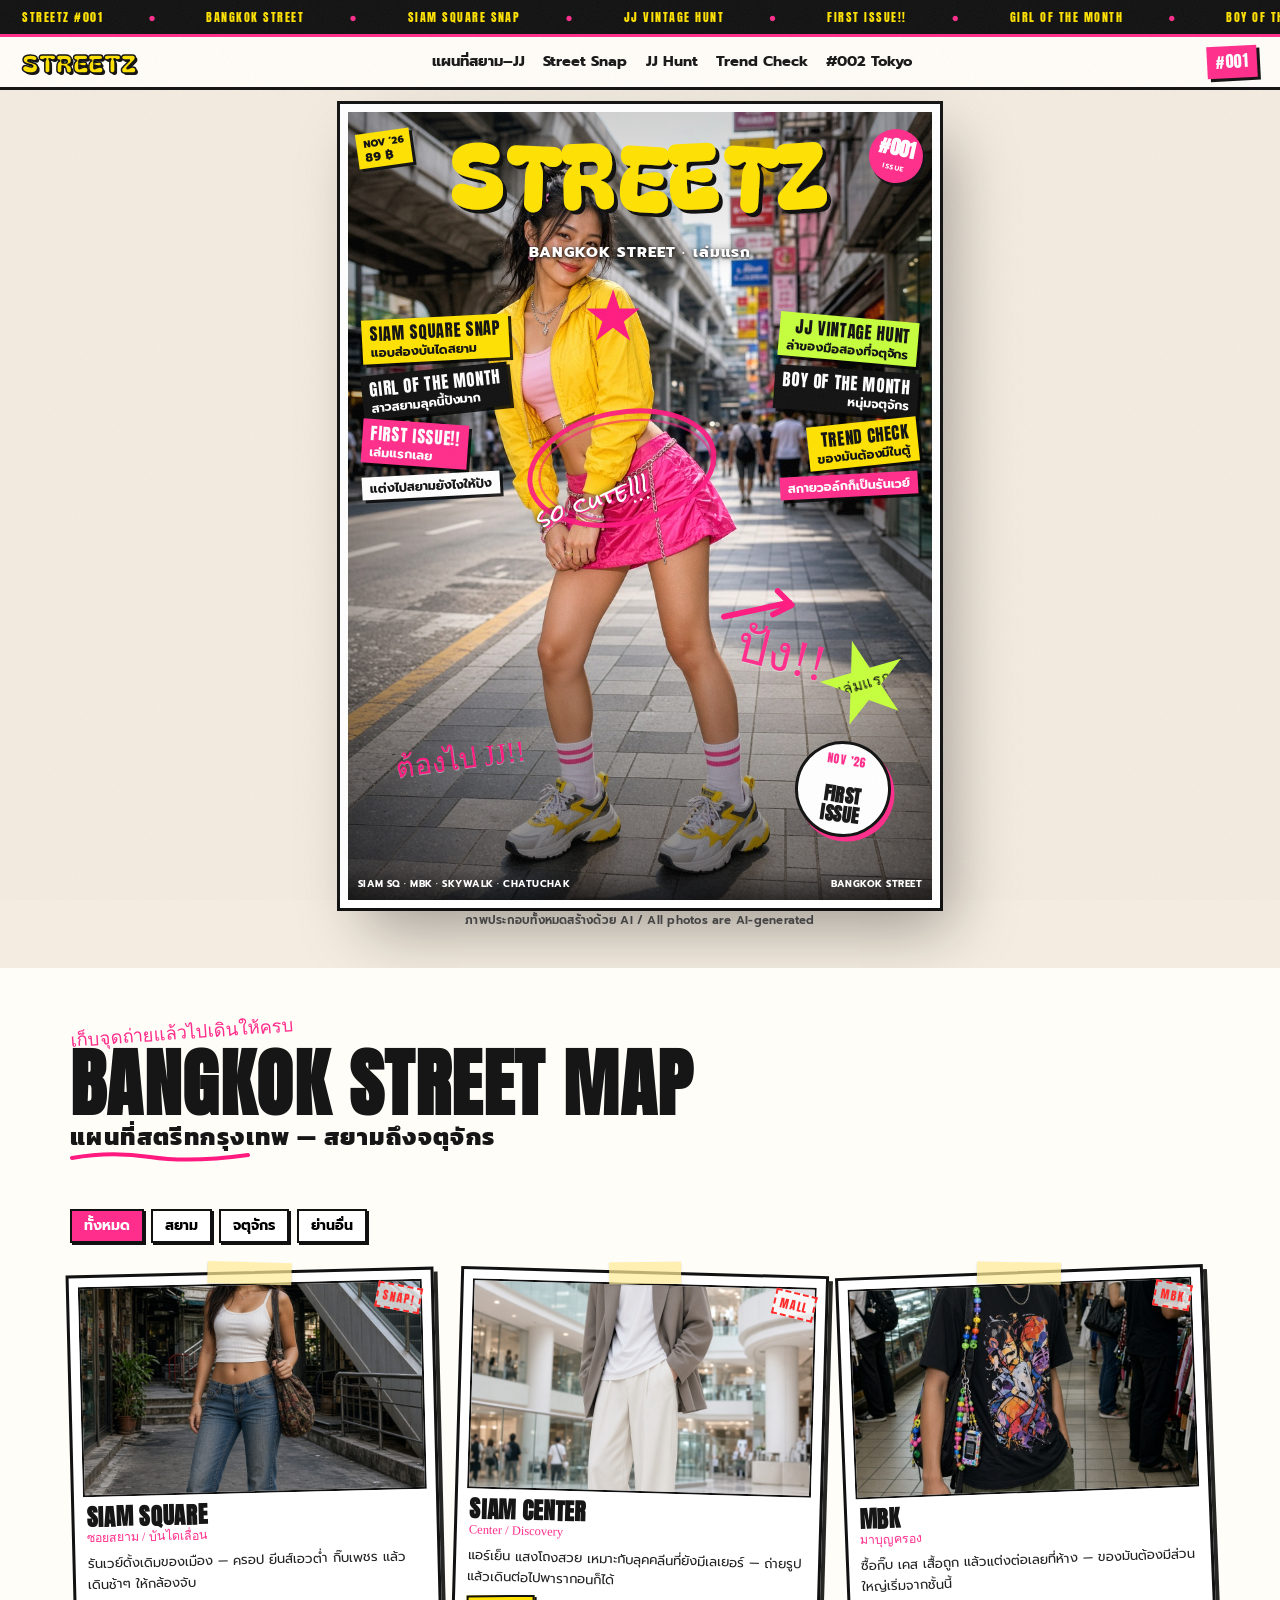
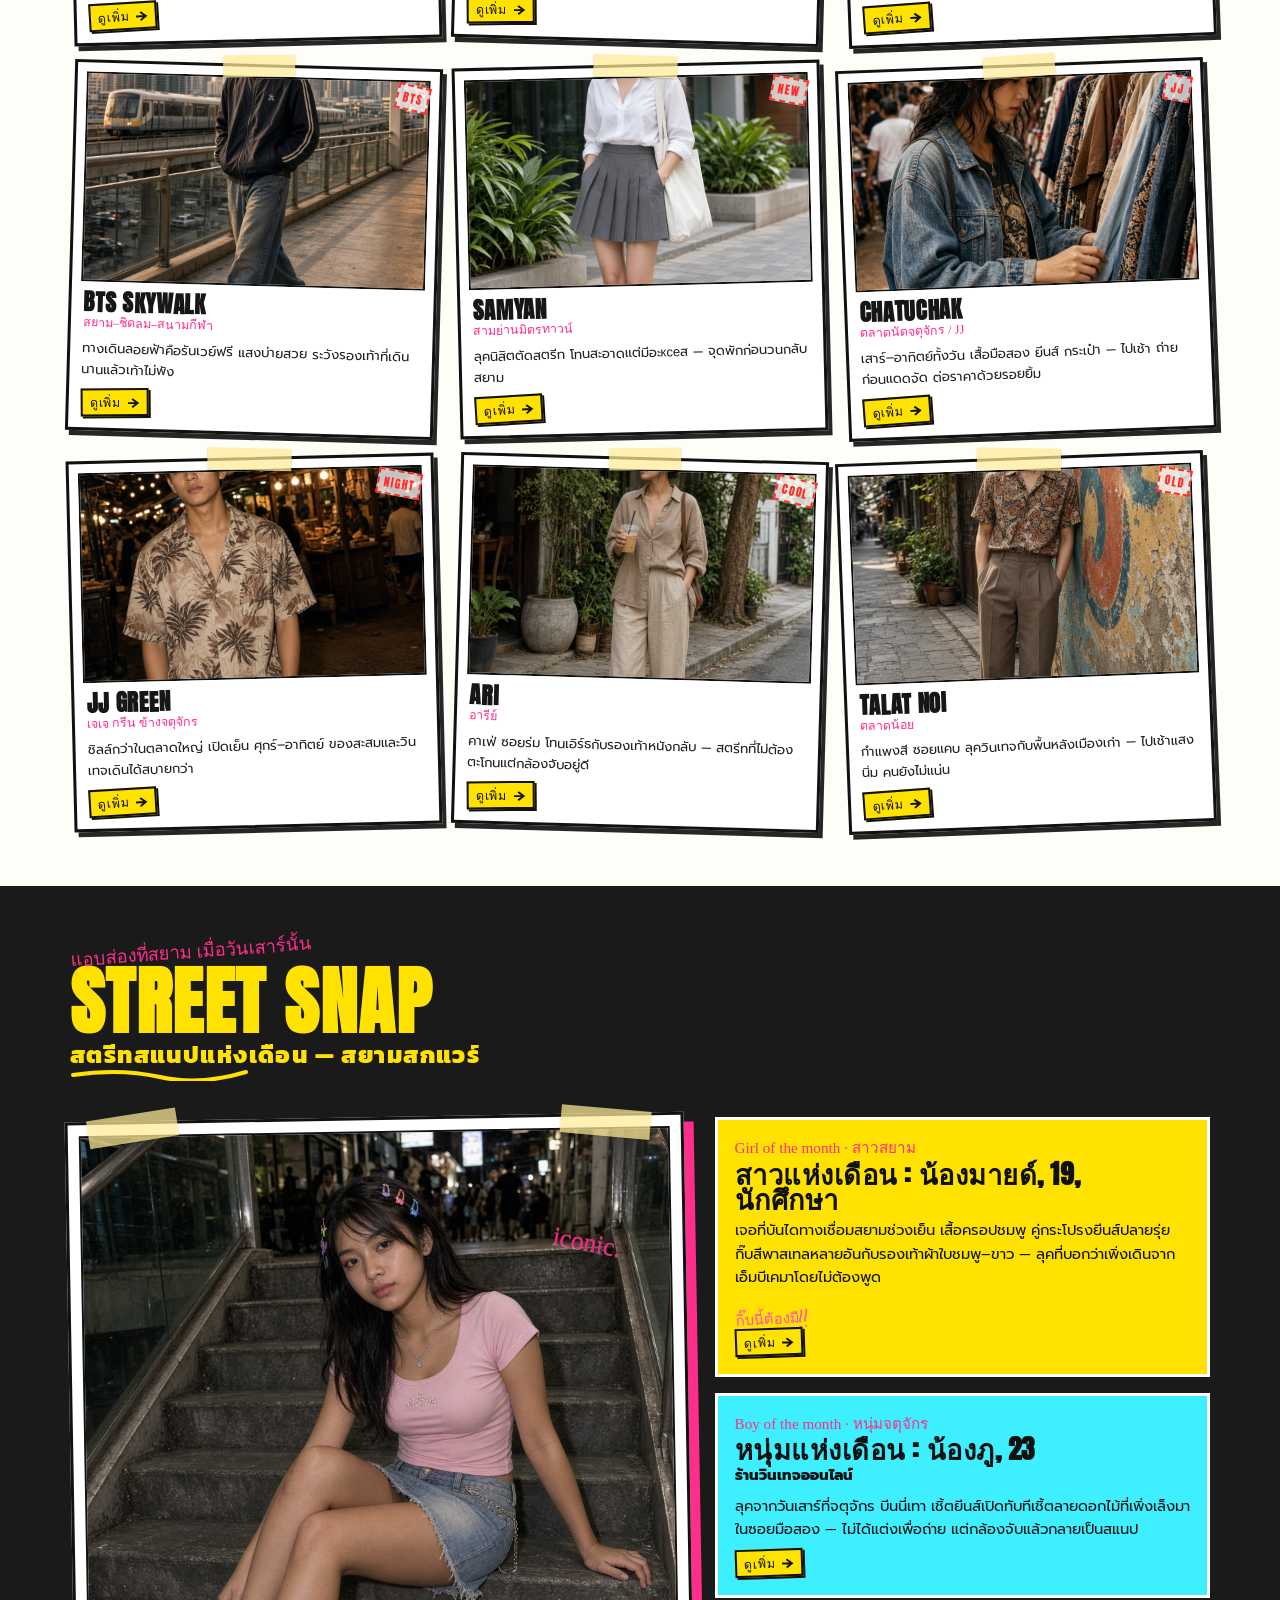
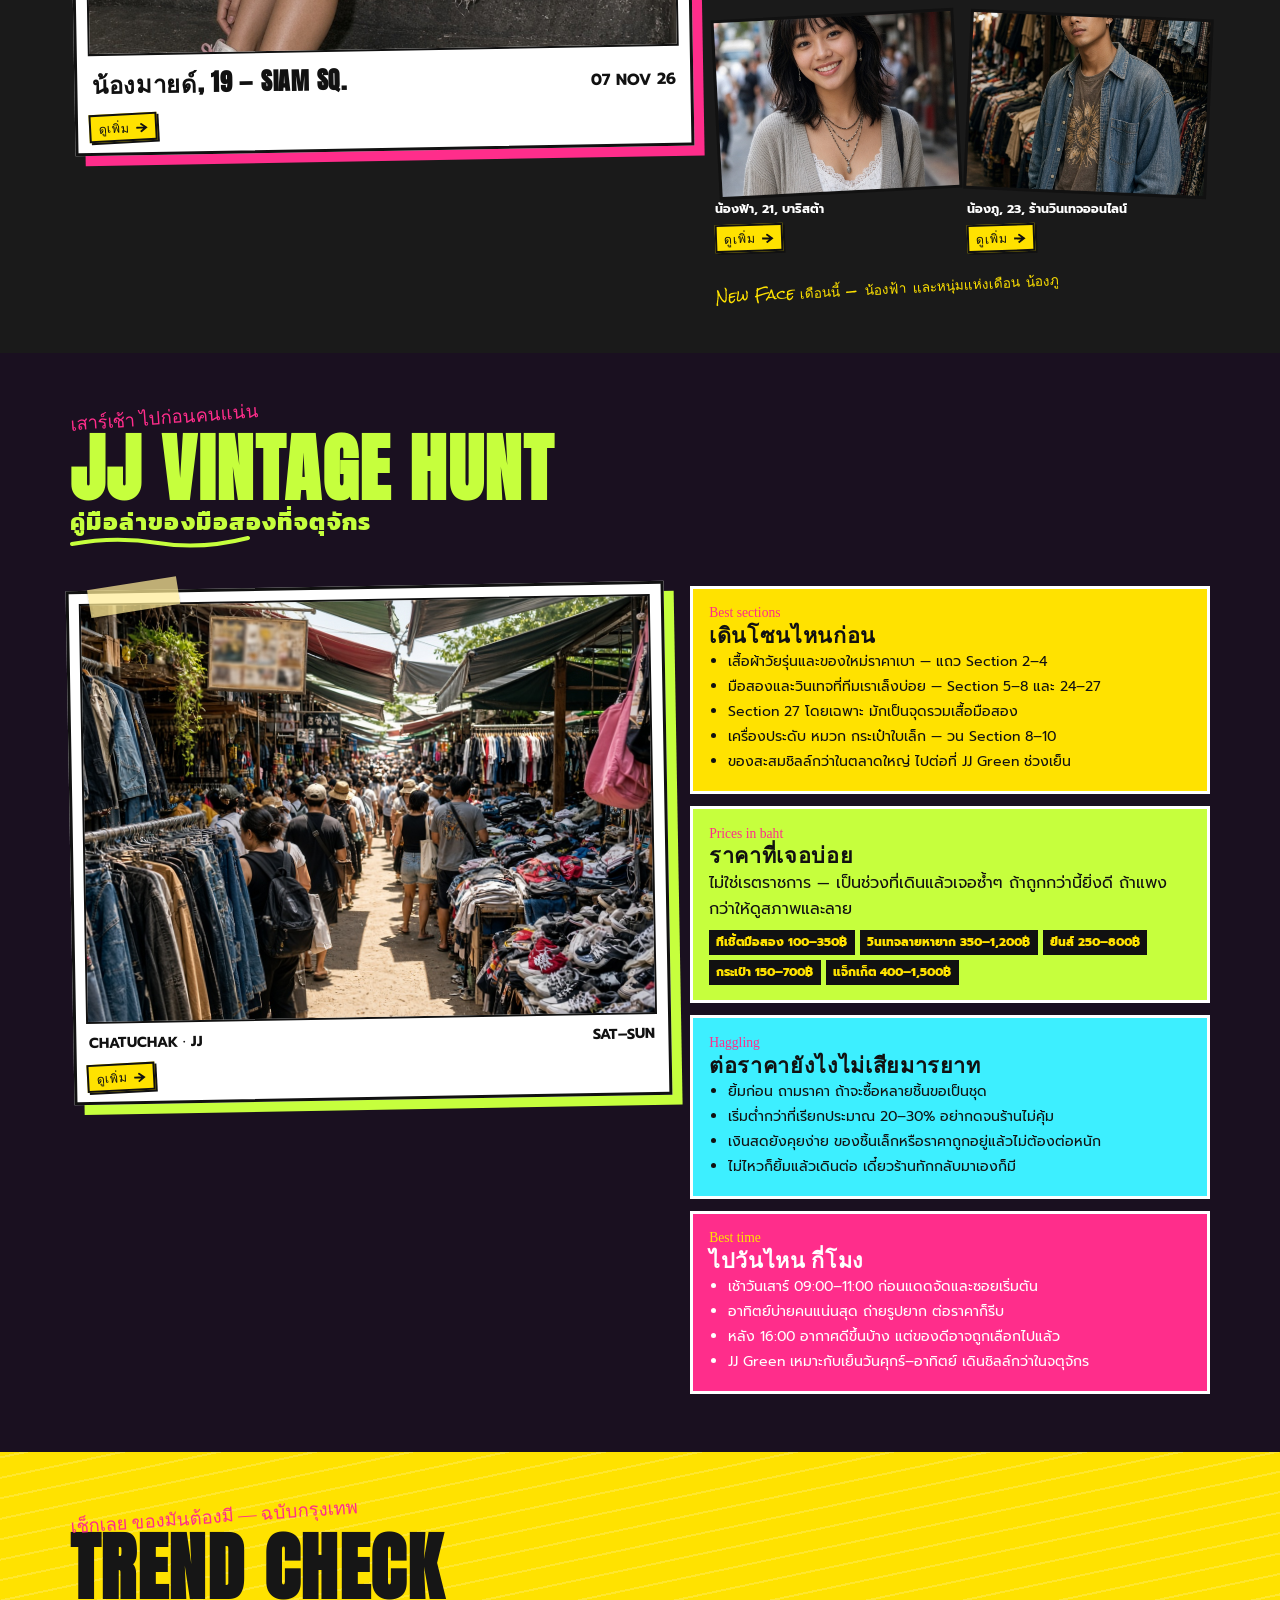
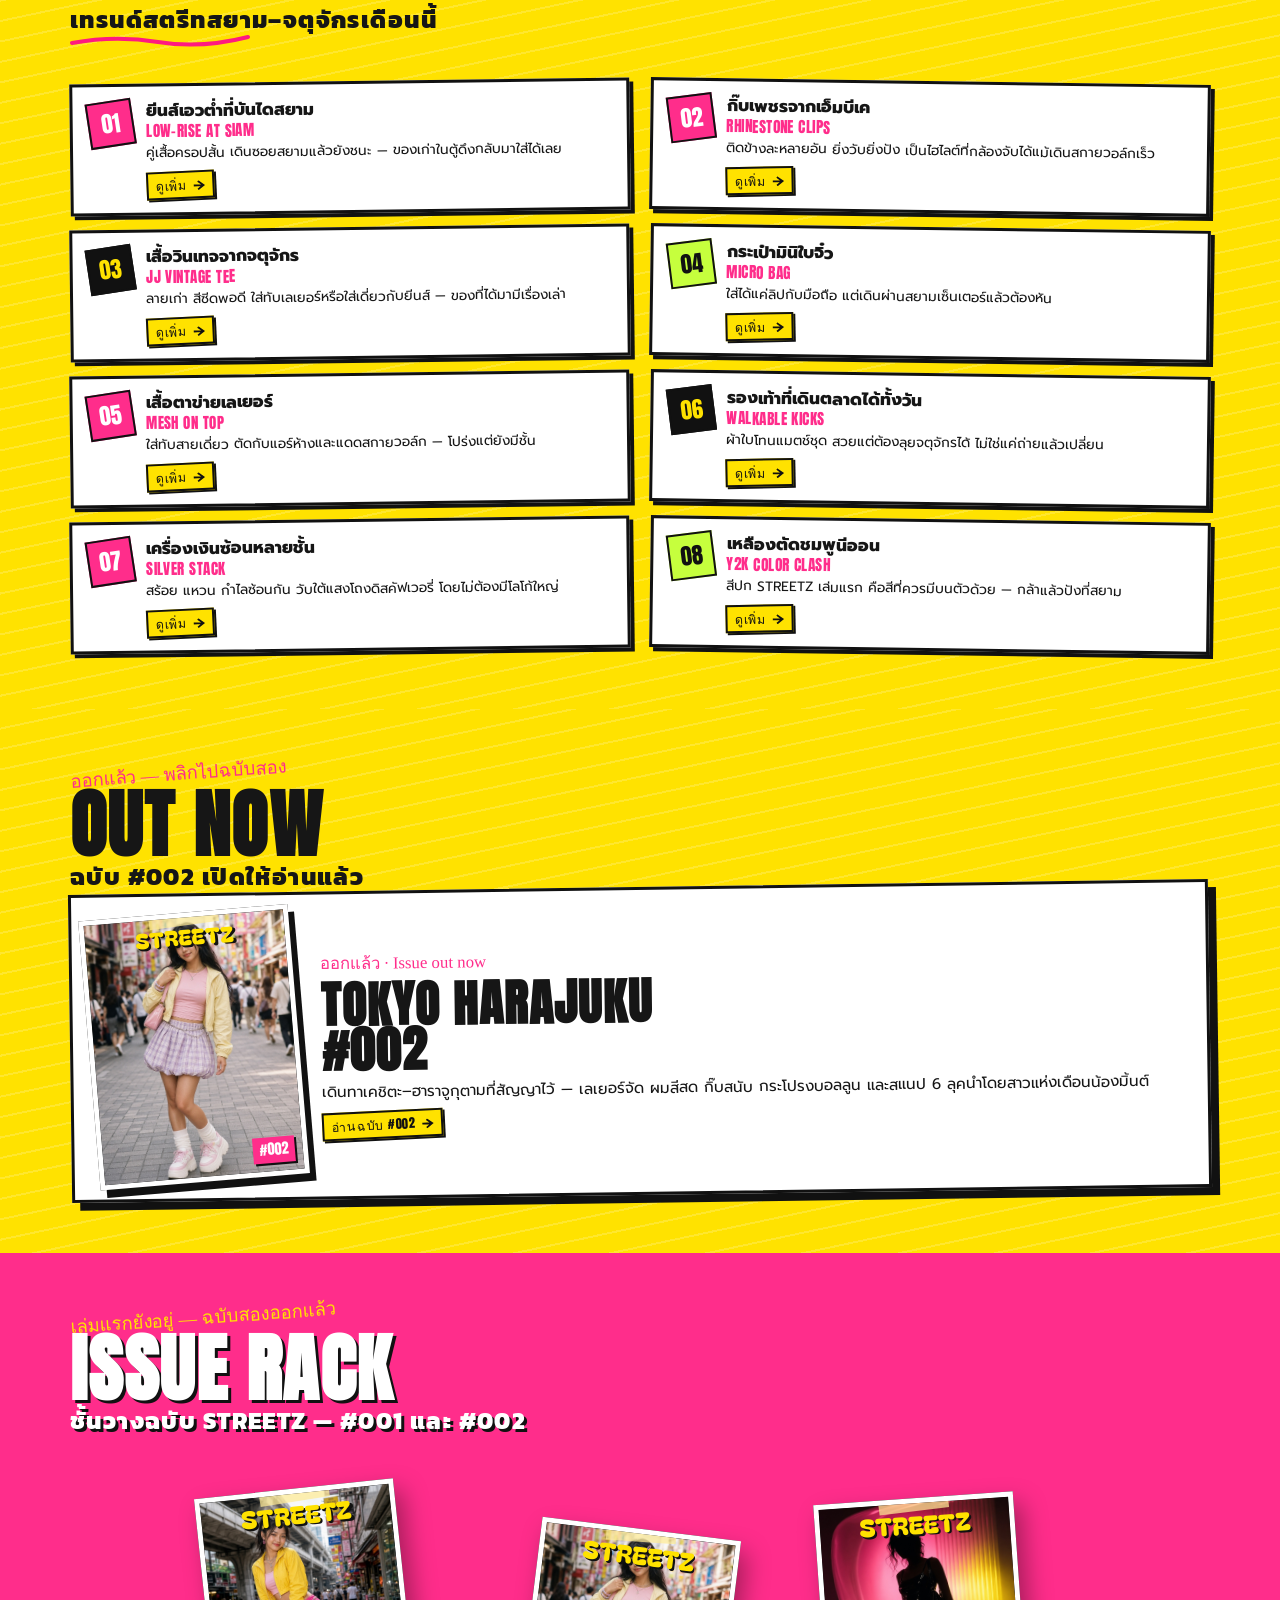
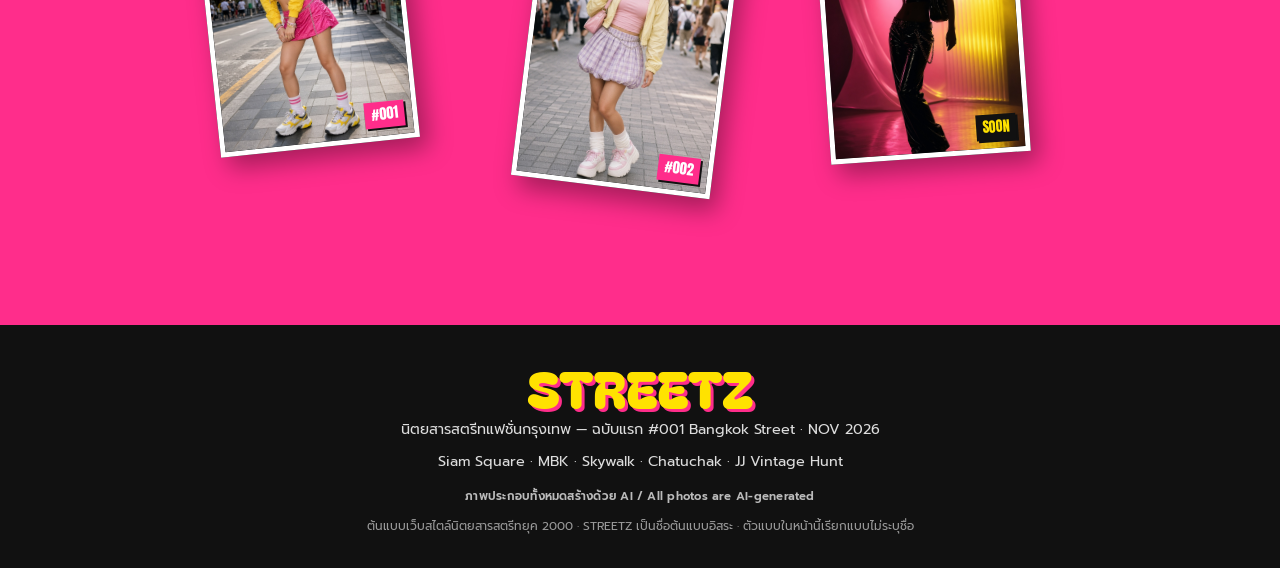
<file: index.html>
<!DOCTYPE html>
<html lang="th">
<head>
  <meta name="google-site-verification" content="9MtjGLQSFMKX59KFgDe35jv3iW1IsLCE2ilaQwxZkUQ" />
  <meta charset="UTF-8" />
  <meta name="viewport" content="width=device-width, initial-scale=1" />
  <title>STREETZ #001 Bangkok Street | นิตยสารสตรีทแฟชั่นกรุงเทพ — แต่งตัวไปสยาม จตุจักร</title>
  <meta name="description" content="STREETZ ฉบับแรก #001 Bangkok Street — นิตยสารสตรีทแฟชั่นกรุงเทพ ฟีลยุค 2000 รวมพิกัดแต่งตัวไปสยาม สกายวอล์ก เอ็มบีเค และล่าวินเทจจตุจักร พร้อม Street Snap และ Trend Check บนถนนจริง" />
  <link rel="canonical" href="https://paithoonbeer.github.io/streetz/" />
  <meta name="robots" content="index,follow" />
  <meta name="theme-color" content="#111111" />
  <meta name="keywords" content="สตรีทแฟชั่น, แต่งตัวไปสยาม, จตุจักร, street fashion Bangkok, STREETZ, Bangkok Street, Y2K" />
  <meta property="og:title" content="STREETZ #001 Bangkok Street | นิตยสารสตรีทแฟชั่นกรุงเทพ" />
  <meta property="og:description" content="ฉบับแรกของ STREETZ — นิตยสารสตรีทแฟชั่นกรุงเทพ ฟีลยุค 2000 เก็บลุคแต่งตัวไปสยาม สกายวอล์ก เอ็มบีเค และล่าวินเทจจตุจักร" />
  <meta property="og:image" content="https://paithoonbeer.github.io/streetz/images/og-cover.jpg" />
  <meta property="og:image:width" content="1200" />
  <meta property="og:image:height" content="630" />
  <meta property="og:image:alt" content="ปก STREETZ #001 Bangkok Street — นิตยสารสตรีทแฟชั่นกรุงเทพ ฟีลยุค 2000" />
  <meta property="og:url" content="https://paithoonbeer.github.io/streetz/" />
  <meta property="og:type" content="website" />
  <meta property="og:locale" content="th_TH" />
  <meta property="og:site_name" content="STREETZ" />
  <meta name="twitter:card" content="summary_large_image" />
  <meta name="twitter:title" content="STREETZ #001 Bangkok Street | นิตยสารสตรีทแฟชั่นกรุงเทพ" />
  <meta name="twitter:description" content="ฉบับแรกของ STREETZ — นิตยสารสตรีทแฟชั่นกรุงเทพ ฟีลยุค 2000 เก็บลุคแต่งตัวไปสยาม สกายวอล์ก เอ็มบีเค และล่าวินเทจจตุจักร" />
  <meta name="twitter:image" content="https://paithoonbeer.github.io/streetz/images/og-cover.jpg" />
  <link rel="icon" href="favicon.svg" type="image/svg+xml" />
  <link rel="icon" href="favicon.ico" sizes="any" />
  <link rel="icon" type="image/png" sizes="32x32" href="favicon-32.png" />
  <link rel="apple-touch-icon" href="apple-touch-icon.png" />
  <script type="application/ld+json">
  {
    "@context": "https://schema.org",
    "@graph": [
      {
        "@type": "WebSite",
        "name": "STREETZ",
        "url": "https://paithoonbeer.github.io/streetz/",
        "inLanguage": "th",
        "description": "นิตยสารสตรีทแฟชั่นกรุงเทพ ฟีลยุค 2000 — แต่งตัวไปสยาม จตุจักร และสตรีทสแนปบนถนนจริง",
        "publisher": {
          "@type": "Organization",
          "name": "STREETZ",
          "url": "https://paithoonbeer.github.io/streetz/",
          "logo": "https://paithoonbeer.github.io/streetz/apple-touch-icon.png"
        }
      },
      {
        "@type": "Article",
        "headline": "STREETZ #001 Bangkok Street",
        "alternativeHeadline": "นิตยสารสตรีทแฟชั่นกรุงเทพ — แต่งตัวไปสยาม จตุจักร",
        "description": "ฉบับแรกของ STREETZ รวมแผนที่สตรีทแฟชั่นสยาม–จตุจักร, Street Snap, JJ Vintage Hunt และ Trend Check",
        "inLanguage": "th",
        "datePublished": "2026-11-13",
        "dateModified": "2026-11-13",
        "image": "https://paithoonbeer.github.io/streetz/images/og-cover.jpg",
        "url": "https://paithoonbeer.github.io/streetz/",
        "mainEntityOfPage": "https://paithoonbeer.github.io/streetz/",
        "author": { "@type": "Organization", "name": "STREETZ" },
        "publisher": {
          "@type": "Organization",
          "name": "STREETZ",
          "logo": {
            "@type": "ImageObject",
            "url": "https://paithoonbeer.github.io/streetz/apple-touch-icon.png"
          }
        },
        "isPartOf": { "@type": "WebSite", "name": "STREETZ", "url": "https://paithoonbeer.github.io/streetz/" }
      }
    ]
  }
  </script>
  <link rel="preconnect" href="https://fonts.googleapis.com" />
  <link rel="preconnect" href="https://fonts.gstatic.com" crossorigin />
  <link href="https://fonts.googleapis.com/css2?family=Anton&family=Bagel+Fat+One&family=Kanit:wght@400;500;600;700;800;900&family=Lilita+One&family=Permanent+Marker&family=Prompt:ital,wght@0,300;0,400;0,500;0,600;0,700;0,800;0,900;1,400&family=Rock+Salt&display=swap" rel="stylesheet" />
  <link rel="stylesheet" href="streetz.css" />
</head>
<body>
  <div class="ticker" aria-hidden="true">
    <div class="ticker-track">
      <span>STREETZ #001</span><span class="dot">●</span>
      <span>BANGKOK STREET</span><span class="dot">●</span>
      <span>SIAM SQUARE SNAP</span><span class="dot">●</span>
      <span>JJ VINTAGE HUNT</span><span class="dot">●</span>
      <span>FIRST ISSUE!!</span><span class="dot">●</span>
      <span>GIRL OF THE MONTH</span><span class="dot">●</span>
      <span>BOY OF THE MONTH</span><span class="dot">●</span>
      <span>TREND CHECK</span><span class="dot">●</span>
      <span>สยาม · MBK · สกายวอล์ก · จตุจักร · อารีย์</span><span class="dot">●</span>
      <span>เล่มแรกของเรา</span><span class="dot">●</span>
      <span>STREETZ #001</span><span class="dot">●</span>
      <span>BANGKOK STREET</span><span class="dot">●</span>
      <span>SIAM SQUARE SNAP</span><span class="dot">●</span>
      <span>JJ VINTAGE HUNT</span><span class="dot">●</span>
      <span>FIRST ISSUE!!</span><span class="dot">●</span>
      <span>GIRL OF THE MONTH</span><span class="dot">●</span>
      <span>BOY OF THE MONTH</span><span class="dot">●</span>
      <span>TREND CHECK</span><span class="dot">●</span>
      <span>สยาม · MBK · สกายวอล์ก · จตุจักร · อารีย์</span><span class="dot">●</span>
      <span>เล่มแรกของเรา</span><span class="dot">●</span>
    </div>
  </div>

  <header class="nav">
    <a class="nav-brand" href="#cover">STREETZ</a>
    <button class="nav-toggle" type="button" aria-label="เมนู" id="navToggle">MENU</button>
    <ul class="nav-links" id="navLinks">
      <li><a href="#map">แผนที่สยาม–JJ</a></li>
      <li><a href="#snap">Street Snap</a></li>
      <li><a href="#hunt">JJ Hunt</a></li>
      <li><a href="#trends">Trend Check</a></li>
      <li><a href="tokyo.html">#002 Tokyo</a></li>
    </ul>
    <div class="nav-issue">#001</div>
  </header>

  <!-- HERO COVER -->
  <section class="hero-wrap" id="cover">
    <article class="cover" aria-label="ปกนิตยสาร STREETZ ฉบับ 001 Bangkok Street">
      <img onerror="this.onerror=null;this.src=this.dataset.fallback" class="cover-photo" id="img-cover"
        src="images/cover.jpg"
        data-fallback="https://images.unsplash.com/photo-1515886657613-9f3515b0c78f?auto=format&fit=crop&w=1200&q=80"
        alt="ปก STREETZ #001 — สตรีทลุคสีเหลืองสด ธีม Bangkok Street" width="1200" height="1600" />
      <div class="cover-vignette"></div>

      <div class="price-tag">NOV ’26<br><em>89 ฿</em></div>

      <div class="masthead">
        <h1 class="logo">
          <svg viewBox="0 0 1000 240" role="img" aria-label="STREETZ" preserveAspectRatio="xMidYMid meet">
            <defs>
              <filter id="streetz-shadow" x="-12%" y="-12%" width="130%" height="145%">
                <feOffset in="SourceAlpha" dx="9" dy="9" result="off"/>
                <feFlood flood-color="#111111" result="color"/>
                <feComposite in="color" in2="off" operator="in" result="shadow"/>
                <feMerge>
                  <feMergeNode in="shadow"/>
                  <feMergeNode in="SourceGraphic"/>
                </feMerge>
              </filter>
            </defs>
            <text
              x="500"
              y="178"
              text-anchor="middle"
              font-family="'Bagel Fat One', 'Lilita One', cursive"
              font-size="198"
              fill="#ffe200"
              filter="url(#streetz-shadow)"
              textLength="820"
              lengthAdjust="spacingAndGlyphs"
            ><tspan rotate="-3.2 2.4 -2.1 3.2 -2.6 3.8 -3.8">STREETZ</tspan></text>
          </svg>
        </h1>
        <p class="logo-sub">BANGKOK STREET · เล่มแรก</p>
      </div>

      <div class="issue-burst" aria-hidden="true">
        <div><strong>#001</strong><small>ISSUE</small></div>
      </div>

      <div class="cover-lines-left">
        <div class="cline yel rot1">
          <span class="en">SIAM SQUARE SNAP</span>
          <span class="th">แอบส่องบันไดสยาม</span>
        </div>
        <div class="cline blk rot3">
          <span class="en">GIRL OF THE MONTH</span>
          <span class="th">สาวสยามลุคนี้ปังมาก</span>
        </div>
        <div class="cline pnk rot2 sm">
          <span class="en">FIRST ISSUE!!</span>
          <span class="th">เล่มแรกเลย</span>
        </div>
        <div class="cline wht rot1 sm">
          <span class="th">แต่งไปสยามยังไงให้ปัง</span>
        </div>
      </div>

      <div class="cover-lines-right">
        <div class="cline lime rot4">
          <span class="en">JJ VINTAGE HUNT</span>
          <span class="th">ล่าของมือสองที่จตุจักร</span>
        </div>
        <div class="cline blk rot2">
          <span class="en">BOY OF THE MONTH</span>
          <span class="th">หนุ่มจตุจักร</span>
        </div>
        <div class="cline yel rot3 sm">
          <span class="en">TREND CHECK</span>
          <span class="th">ของมันต้องมีในตู้</span>
        </div>
        <div class="cline pnk rot1 sm">
          <span class="th">สกายวอล์กก็เป็นรันเวย์</span>
        </div>
      </div>

      <svg class="scribble-svg" viewBox="0 0 200 130" style="width:38%; left:28%; top:36%;" aria-hidden="true">
        <ellipse cx="100" cy="65" rx="84" ry="50" fill="none" stroke="#ff1a80" stroke-width="4.5" stroke-linecap="round" transform="rotate(-11 100 65)" opacity="0.92"/>
        <ellipse cx="103" cy="67" rx="78" ry="44" fill="none" stroke="#ff1a80" stroke-width="2.2" transform="rotate(-8 100 65)" opacity="0.55"/>
      </svg>
      <svg class="scribble-svg" viewBox="0 0 80 80" style="width:16%; right:22%; bottom:30%;" aria-hidden="true">
        <path d="M12 40 L68 28" stroke="#ff1a80" stroke-width="5" stroke-linecap="round"/>
        <path d="M58 18 L70 30 L54 38" fill="none" stroke="#ff1a80" stroke-width="5" stroke-linecap="round" stroke-linejoin="round"/>
      </svg>
      <svg class="scribble-svg" viewBox="0 0 60 60" style="width:11%; left:40%; top:22%;" aria-hidden="true">
        <path d="M30 4 L36 22 L55 22 L40 34 L46 52 L30 40 L14 52 L20 34 L5 22 L24 22 Z" fill="#ff1a80"/>
      </svg>

      <div class="scribble scr-cute">so cute!!!</div>
      <div class="scribble scr-wow">ปัง!!</div>
      <div class="scribble scr-must">ต้องไป JJ!!</div>

      <div class="star-sticker" aria-hidden="true">เล่มแรก</div>
      <div class="badge-newface"><span>NOV ’26</span><strong>FIRST<br>ISSUE</strong></div>

      <div class="cover-bottom-bar">
        <span>Siam Sq · MBK · Skywalk · Chatuchak</span>
        <span>Bangkok Street</span>
      </div>
    </article>
    <p class="ai-credit">ภาพประกอบทั้งหมดสร้างด้วย AI / All photos are AI-generated</p>
  </section>

  <!-- BANGKOK STREET MAP -->
  <section class="section world" id="map">
    <div class="wrap">
      <div class="sec-kicker">เก็บจุดถ่ายแล้วไปเดินให้ครบ</div>
      <h2 class="sec-title">BANGKOK STREET MAP <span class="th">แผนที่สตรีทกรุงเทพ — สยามถึงจตุจักร</span></h2>
      <svg class="underline-scribble" viewBox="0 0 180 14" aria-hidden="true">
        <path d="M2 9 Q 40 2, 80 8 T 178 6" fill="none" stroke="#ff1a80" stroke-width="4" stroke-linecap="round"/>
      </svg>

      <div class="picker" role="tablist" aria-label="เลือกย่าน">
        <button class="pill active" type="button" data-filter="all">ทั้งหมด</button>
        <button class="pill" type="button" data-filter="siam">สยาม</button>
        <button class="pill" type="button" data-filter="jj">จตุจักร</button>
        <button class="pill" type="button" data-filter="other">ย่านอื่น</button>
      </div>

      <div class="city-grid" id="cityGrid">
        <article class="city-card" id="spot-siam-square" data-spot="siam-square" data-area="siam" data-detail="spot-siam-square" tabindex="0" role="link" aria-label="ดูรายละเอียดจุดนี้">
          <div class="tape"></div>
          <span class="stamp">SNAP!</span>
          <img onerror="this.onerror=null;this.src=this.dataset.fallback" class="polaroid" id="img-spot-siam-square"
            src="images/spot-siam-square.jpg"
            data-fallback="https://images.unsplash.com/photo-1524504388940-b1c1722653e1?auto=format&fit=crop&w=800&q=80"
            alt="สตรีทสแนปซอยสยามสกแวร์" width="800" height="1000" />
          <div class="city-meta">
            <h3>SIAM SQUARE</h3>
            <div class="area">ซอยสยาม / บันไดเลื่อน</div>
            <p>รันเวย์ดั้งเดิมของเมือง — ครอป ยีนส์เอวต่ำ กิ๊บเพชร แล้วเดินช้าๆ ให้กล้องจับ</p>
            <a class="more-tag" href="#spot-siam-square">ดูเพิ่ม <span class="arr" aria-hidden="true"><svg width="12" height="10" viewBox="0 0 12 10" focusable="false"><path d="M1 5h7.2M5.2 1.4 10 5 5.2 8.6" fill="none" stroke="currentColor" stroke-width="1.85" stroke-linecap="square" stroke-linejoin="miter"/></svg></span></a>
          </div>
        </article>

        <article class="city-card" id="spot-siam-center" data-spot="siam-center" data-area="siam" data-detail="spot-siam-center" tabindex="0" role="link" aria-label="ดูรายละเอียดจุดนี้">
          <div class="tape"></div>
          <span class="stamp">MALL</span>
          <img onerror="this.onerror=null;this.src=this.dataset.fallback" class="polaroid" id="img-spot-siam-center"
            src="images/spot-siam-center.jpg"
            data-fallback="https://images.unsplash.com/photo-1483985988355-763728e1935b?auto=format&fit=crop&w=800&q=80"
            alt="ลุคเดินสยามเซ็นเตอร์และสยามดิสคัฟเวอรี่" width="800" height="1000" />
          <div class="city-meta">
            <h3>SIAM CENTER</h3>
            <div class="area">Center / Discovery</div>
            <p>แอร์เย็น แสงโถงสวย เหมาะกับลุคคลีนที่ยังมีเลเยอร์ — ถ่ายรูปแล้วเดินต่อไปพารากอนก็ได้</p>
            <a class="more-tag" href="#spot-siam-center">ดูเพิ่ม <span class="arr" aria-hidden="true"><svg width="12" height="10" viewBox="0 0 12 10" focusable="false"><path d="M1 5h7.2M5.2 1.4 10 5 5.2 8.6" fill="none" stroke="currentColor" stroke-width="1.85" stroke-linecap="square" stroke-linejoin="miter"/></svg></span></a>
          </div>
        </article>

        <article class="city-card" id="spot-mbk" data-spot="mbk" data-area="siam" data-detail="spot-mbk" tabindex="0" role="link" aria-label="ดูรายละเอียดจุดนี้">
          <div class="tape"></div>
          <span class="stamp">MBK</span>
          <img onerror="this.onerror=null;this.src=this.dataset.fallback" class="polaroid" id="img-spot-mbk"
            src="images/spot-mbk.jpg"
            data-fallback="https://images.unsplash.com/photo-1513379733131-47fc74b45fc7?auto=format&fit=crop&w=800&q=80"
            alt="สตรีทแฟชั่นแถวเอ็มบีเค" width="800" height="1000" />
          <div class="city-meta">
            <h3>MBK</h3>
            <div class="area">มาบุญครอง</div>
            <p>ซื้อกิ๊บ เคส เสื้อถูก แล้วแต่งต่อเลยที่ห้าง — ของมันต้องมีส่วนใหญ่เริ่มจากชั้นนี้</p>
            <a class="more-tag" href="#spot-mbk">ดูเพิ่ม <span class="arr" aria-hidden="true"><svg width="12" height="10" viewBox="0 0 12 10" focusable="false"><path d="M1 5h7.2M5.2 1.4 10 5 5.2 8.6" fill="none" stroke="currentColor" stroke-width="1.85" stroke-linecap="square" stroke-linejoin="miter"/></svg></span></a>
          </div>
        </article>

        <article class="city-card" id="spot-skywalk" data-spot="skywalk" data-area="siam" data-detail="spot-skywalk" tabindex="0" role="link" aria-label="ดูรายละเอียดจุดนี้">
          <div class="tape"></div>
          <span class="stamp">BTS</span>
          <img onerror="this.onerror=null;this.src=this.dataset.fallback" class="polaroid" id="img-spot-skywalk"
            src="images/spot-skywalk.jpg"
            data-fallback="https://images.unsplash.com/photo-1488161628813-04466f872be2?auto=format&fit=crop&w=800&q=80"
            alt="สตรีทสแนปบนสกายวอล์กบีทีเอสสยาม" width="800" height="1000" />
          <div class="city-meta">
            <h3>BTS SKYWALK</h3>
            <div class="area">สยาม–ชิดลม–สนามกีฬา</div>
            <p>ทางเดินลอยฟ้าคือรันเวย์ฟรี แสงบ่ายสวย ระวังรองเท้าที่เดินนานแล้วเท้าไม่พัง</p>
            <a class="more-tag" href="#spot-skywalk">ดูเพิ่ม <span class="arr" aria-hidden="true"><svg width="12" height="10" viewBox="0 0 12 10" focusable="false"><path d="M1 5h7.2M5.2 1.4 10 5 5.2 8.6" fill="none" stroke="currentColor" stroke-width="1.85" stroke-linecap="square" stroke-linejoin="miter"/></svg></span></a>
          </div>
        </article>

        <article class="city-card" id="spot-samyan" data-spot="samyan" data-area="siam" data-detail="spot-samyan" tabindex="0" role="link" aria-label="ดูรายละเอียดจุดนี้">
          <div class="tape"></div>
          <span class="stamp">NEW</span>
          <img onerror="this.onerror=null;this.src=this.dataset.fallback" class="polaroid" id="img-spot-samyan"
            src="images/spot-samyan.jpg"
            data-fallback="https://images.unsplash.com/photo-1531746020798-e6953c6e8e04?auto=format&fit=crop&w=800&q=80"
            alt="สตรีทสไตล์สามย่านมิตรทาวน์" width="800" height="1000" />
          <div class="city-meta">
            <h3>SAMYAN</h3>
            <div class="area">สามย่านมิตรทาวน์</div>
            <p>ลุคนิสิตตัดสตรีท โทนสะอาดแต่มีอะксеส — จุดพักก่อนวนกลับสยาม</p>
            <a class="more-tag" href="#spot-samyan">ดูเพิ่ม <span class="arr" aria-hidden="true"><svg width="12" height="10" viewBox="0 0 12 10" focusable="false"><path d="M1 5h7.2M5.2 1.4 10 5 5.2 8.6" fill="none" stroke="currentColor" stroke-width="1.85" stroke-linecap="square" stroke-linejoin="miter"/></svg></span></a>
          </div>
        </article>

        <article class="city-card" id="spot-chatuchak" data-spot="chatuchak" data-area="jj" data-detail="spot-chatuchak" tabindex="0" role="link" aria-label="ดูรายละเอียดจุดนี้">
          <div class="tape"></div>
          <span class="stamp">JJ</span>
          <img onerror="this.onerror=null;this.src=this.dataset.fallback" class="polaroid" id="img-spot-chatuchak"
            src="images/spot-chatuchak.jpg"
            data-fallback="https://images.unsplash.com/photo-1558171813-4c088753af8f?auto=format&fit=crop&w=800&q=80"
            alt="ล่าวินเทจที่ตลาดนัดจตุจักร" width="800" height="1000" />
          <div class="city-meta">
            <h3>CHATUCHAK</h3>
            <div class="area">ตลาดนัดจตุจักร / JJ</div>
            <p>เสาร์–อาทิตย์ทั้งวัน เสื้อมือสอง ยีนส์ กระเป๋า — ไปเช้า ถ่ายก่อนแดดจัด ต่อราคาด้วยรอยยิ้ม</p>
            <a class="more-tag" href="#spot-chatuchak">ดูเพิ่ม <span class="arr" aria-hidden="true"><svg width="12" height="10" viewBox="0 0 12 10" focusable="false"><path d="M1 5h7.2M5.2 1.4 10 5 5.2 8.6" fill="none" stroke="currentColor" stroke-width="1.85" stroke-linecap="square" stroke-linejoin="miter"/></svg></span></a>
          </div>
        </article>

        <article class="city-card" id="spot-jj-green" data-spot="jj-green" data-area="jj" data-detail="spot-jj-green" tabindex="0" role="link" aria-label="ดูรายละเอียดจุดนี้">
          <div class="tape"></div>
          <span class="stamp">NIGHT</span>
          <img onerror="this.onerror=null;this.src=this.dataset.fallback" class="polaroid" id="img-spot-jj-green"
            src="images/spot-jj-green.jpg"
            data-fallback="https://images.unsplash.com/photo-1509631179647-0177331693ae?auto=format&fit=crop&w=800&q=80"
            alt="บรรยากาศวินเทจที่ JJ Green" width="800" height="1000" />
          <div class="city-meta">
            <h3>JJ GREEN</h3>
            <div class="area">เจเจ กรีน ข้างจตุจักร</div>
            <p>ชิลล์กว่าในตลาดใหญ่ เปิดเย็น ศุกร์–อาทิตย์ ของสะสมและวินเทจเดินได้สบายกว่า</p>
            <a class="more-tag" href="#spot-jj-green">ดูเพิ่ม <span class="arr" aria-hidden="true"><svg width="12" height="10" viewBox="0 0 12 10" focusable="false"><path d="M1 5h7.2M5.2 1.4 10 5 5.2 8.6" fill="none" stroke="currentColor" stroke-width="1.85" stroke-linecap="square" stroke-linejoin="miter"/></svg></span></a>
          </div>
        </article>

        <article class="city-card" id="spot-ari" data-spot="ari" data-area="other" data-detail="spot-ari" tabindex="0" role="link" aria-label="ดูรายละเอียดจุดนี้">
          <div class="tape"></div>
          <span class="stamp">COOL</span>
          <img onerror="this.onerror=null;this.src=this.dataset.fallback" class="polaroid" id="img-spot-ari"
            src="images/spot-ari.jpg"
            data-fallback="https://images.unsplash.com/photo-1552374196-1ab2a1c593e8?auto=format&fit=crop&w=800&q=80"
            alt="สตรีทสไตล์ย่านอารีย์" width="800" height="1000" />
          <div class="city-meta">
            <h3>ARI</h3>
            <div class="area">อารีย์</div>
            <p>คาเฟ่ ซอยร่ม โทนเอิร์ธกับรองเท้าหนังกลับ — สตรีทที่ไม่ต้องตะโกนแต่กล้องจับอยู่ดี</p>
            <a class="more-tag" href="#spot-ari">ดูเพิ่ม <span class="arr" aria-hidden="true"><svg width="12" height="10" viewBox="0 0 12 10" focusable="false"><path d="M1 5h7.2M5.2 1.4 10 5 5.2 8.6" fill="none" stroke="currentColor" stroke-width="1.85" stroke-linecap="square" stroke-linejoin="miter"/></svg></span></a>
          </div>
        </article>

        <article class="city-card" id="spot-talat-noi" data-spot="talat-noi" data-area="other" data-detail="spot-talat-noi" tabindex="0" role="link" aria-label="ดูรายละเอียดจุดนี้">
          <div class="tape"></div>
          <span class="stamp">OLD</span>
          <img onerror="this.onerror=null;this.src=this.dataset.fallback" class="polaroid" id="img-spot-talat-noi"
            src="images/spot-talat-noi.jpg"
            data-fallback="https://images.unsplash.com/photo-1503342217505-b0a15ec3261c?auto=format&fit=crop&w=800&q=80"
            alt="สตรีทสไตล์ตลาดน้อย" width="800" height="1000" />
          <div class="city-meta">
            <h3>TALAT NOI</h3>
            <div class="area">ตลาดน้อย</div>
            <p>กำแพงสี ซอยแคบ ลุควินเทจกับพื้นหลังเมืองเก่า — ไปเช้าแสงนิ่ม คนยังไม่แน่น</p>
            <a class="more-tag" href="#spot-talat-noi">ดูเพิ่ม <span class="arr" aria-hidden="true"><svg width="12" height="10" viewBox="0 0 12 10" focusable="false"><path d="M1 5h7.2M5.2 1.4 10 5 5.2 8.6" fill="none" stroke="currentColor" stroke-width="1.85" stroke-linecap="square" stroke-linejoin="miter"/></svg></span></a>
          </div>
        </article>
      </div>
    </div>
  </section>

  <!-- STREET SNAP OF THE MONTH -->
  <section class="section snap" id="snap">
    <div class="wrap">
      <div class="sec-kicker">แอบส่องที่สยาม เมื่อวันเสาร์นั้น</div>
      <h2 class="sec-title">STREET SNAP <span class="th">สตรีทสแนปแห่งเดือน — สยามสกแวร์</span></h2>
      <svg class="underline-scribble" viewBox="0 0 180 14" aria-hidden="true">
        <path d="M3 8 Q 50 1, 90 10 T 176 5" fill="none" stroke="#ffe200" stroke-width="4" stroke-linecap="round"/>
      </svg>

      <div class="snap-grid">
        <div class="snap-main" id="snap-main" data-detail="snap-main" tabindex="0" role="link" aria-label="ดูรายละเอียด น้องมายด์">
          <div class="corner-tape tl"></div>
          <div class="corner-tape tr"></div>
          <img onerror="this.onerror=null;this.src=this.dataset.fallback" id="img-snap-main"
            src="images/snap-main.jpg"
            data-fallback="https://images.unsplash.com/photo-1524504388940-b1c1722653e1?auto=format&fit=crop&w=1000&q=80"
            alt="น้องมายด์ นักศึกษา 19 ปี ที่บันไดสยามสกแวร์ ลุคสาวแห่งเดือน" width="1000" height="1300" />
          <div class="scribble" style="position:absolute;top:18%;right:10%;font-size:1.6rem;transform:rotate(12deg);color:#ff1a80;">iconic.</div>
          <div class="snap-cap">
            <span class="who">น้องมายด์, 19 — SIAM SQ.</span>
            <span>07 NOV 26</span>
          </div>
          <a class="more-tag" href="#snap-main">ดูเพิ่ม <span class="arr" aria-hidden="true"><svg width="12" height="10" viewBox="0 0 12 10" focusable="false"><path d="M1 5h7.2M5.2 1.4 10 5 5.2 8.6" fill="none" stroke="currentColor" stroke-width="1.85" stroke-linecap="square" stroke-linejoin="miter"/></svg></span></a>
        </div>

        <div class="snap-side">
          <div class="of-month girl" id="snap-mind-card" data-detail="snap-main" tabindex="0" role="link" aria-label="ดูรายละเอียด น้องมายด์">
            <div class="tag">Girl of the month · สาวสยาม</div>
            <h3>สาวแห่งเดือน : น้องมายด์, 19, นักศึกษา</h3>
            <p>เจอที่บันไดทางเชื่อมสยามช่วงเย็น เสื้อครอปชมพู คู่กระโปรงยีนส์ปลายรุ่ย กิ๊บสีพาสเทลหลายอันกับรองเท้าผ้าใบชมพู–ขาว — ลุคที่บอกว่าเพิ่งเดินจากเอ็มบีเคมาโดยไม่ต้องพูด</p>
            <p class="note-hand">กิ๊บนี้ต้องมี!!</p>
            <a class="more-tag" href="#snap-main">ดูเพิ่ม <span class="arr" aria-hidden="true"><svg width="12" height="10" viewBox="0 0 12 10" focusable="false"><path d="M1 5h7.2M5.2 1.4 10 5 5.2 8.6" fill="none" stroke="currentColor" stroke-width="1.85" stroke-linecap="square" stroke-linejoin="miter"/></svg></span></a>
          </div>

          <div class="of-month boy" id="snap-phu-card" data-detail="snap-phu" tabindex="0" role="link" aria-label="ดูรายละเอียด น้องภู">
            <div class="tag">Boy of the month · หนุ่มจตุจักร</div>
            <h3>หนุ่มแห่งเดือน : น้องภู, 23</h3>
            <p style="font-weight:800;margin:0.1rem 0 0.35rem;">ร้านวินเทจออนไลน์</p>
            <p>ลุคจากวันเสาร์ที่จตุจักร บีนนี่เทา เชิ้ตยีนส์เปิดทับทีเชิ้ตลายดอกไม้ที่เพิ่งเล็งมาในซอยมือสอง — ไม่ได้แต่งเพื่อถ่าย แต่กล้องจับแล้วกลายเป็นสแนป</p>
            <a class="more-tag" href="#snap-phu">ดูเพิ่ม <span class="arr" aria-hidden="true"><svg width="12" height="10" viewBox="0 0 12 10" focusable="false"><path d="M1 5h7.2M5.2 1.4 10 5 5.2 8.6" fill="none" stroke="currentColor" stroke-width="1.85" stroke-linecap="square" stroke-linejoin="miter"/></svg></span></a>
          </div>

          <div class="duo">
            <div class="duo-card" data-detail="snap-fah" tabindex="0" role="link" aria-label="ดูรายละเอียด น้องฟ้า">
              <img onerror="this.onerror=null;this.src=this.dataset.fallback" id="img-snap-a"
                src="images/snap-a.jpg"
                data-fallback="https://images.unsplash.com/photo-1531746020798-e6953c6e8e04?auto=format&fit=crop&w=700&q=80"
                alt="พอร์เทรต น้องฟ้า, 21, บาริสต้า" style="--r:-3deg" width="700" height="900" />
              <div class="who-mini">น้องฟ้า, 21, บาริสต้า</div>
              <a class="more-tag" href="#snap-fah">ดูเพิ่ม <span class="arr" aria-hidden="true"><svg width="12" height="10" viewBox="0 0 12 10" focusable="false"><path d="M1 5h7.2M5.2 1.4 10 5 5.2 8.6" fill="none" stroke="currentColor" stroke-width="1.85" stroke-linecap="square" stroke-linejoin="miter"/></svg></span></a>
            </div>
            <div class="duo-card" data-detail="snap-phu" tabindex="0" role="link" aria-label="ดูรายละเอียด น้องภู">
              <img onerror="this.onerror=null;this.src=this.dataset.fallback" id="img-snap-b"
                src="images/snap-b.jpg"
                data-fallback="https://images.unsplash.com/photo-1552374196-1ab2a1c593e8?auto=format&fit=crop&w=700&q=80"
                alt="พอร์เทรต น้องภู, 23, ร้านวินเทจออนไลน์" style="--r:2.5deg" width="700" height="900" />
              <div class="who-mini">น้องภู, 23, ร้านวินเทจออนไลน์</div>
              <a class="more-tag" href="#snap-phu">ดูเพิ่ม <span class="arr" aria-hidden="true"><svg width="12" height="10" viewBox="0 0 12 10" focusable="false"><path d="M1 5h7.2M5.2 1.4 10 5 5.2 8.6" fill="none" stroke="currentColor" stroke-width="1.85" stroke-linecap="square" stroke-linejoin="miter"/></svg></span></a>
            </div>
          </div>
          <p class="note-hand" style="color:#ffe200;">New Face เดือนนี้ — น้องฟ้า และหนุ่มแห่งเดือน น้องภู</p>
        </div>
      </div>
    </div>
  </section>

  <!-- JJ VINTAGE HUNT -->
  <section class="section hunt" id="hunt">
    <div class="wrap">
      <div class="sec-kicker">เสาร์เช้า ไปก่อนคนแน่น</div>
      <h2 class="sec-title">JJ VINTAGE HUNT <span class="th">คู่มือล่าของมือสองที่จตุจักร</span></h2>
      <svg class="underline-scribble" viewBox="0 0 180 14" aria-hidden="true">
        <path d="M2 10 Q 45 2, 88 9 T 178 4" fill="none" stroke="#c6ff3d" stroke-width="4" stroke-linecap="round"/>
      </svg>

      <div class="hunt-grid">
        <div class="hunt-hero" id="hunt-guide" data-detail="hunt-guide" tabindex="0" role="link" aria-label="ดูคู่มือ JJ Vintage Hunt">
          <div class="corner-tape tl"></div>
          <img onerror="this.onerror=null;this.src=this.dataset.fallback" id="img-hunt-hero"
            src="images/hunt-hero.jpg"
            data-fallback="https://images.unsplash.com/photo-1558171813-4c088753af8f?auto=format&fit=crop&w=1200&q=80"
            alt="บรรยากาศเดินล่าวินเทจในตลาดนัดจตุจักร" width="1200" height="800" />
          <div class="hunt-cap">
            <span>CHATUCHAK · JJ</span>
            <span>SAT–SUN</span>
          </div>
          <a class="more-tag" href="#hunt-guide">ดูเพิ่ม <span class="arr" aria-hidden="true"><svg width="12" height="10" viewBox="0 0 12 10" focusable="false"><path d="M1 5h7.2M5.2 1.4 10 5 5.2 8.6" fill="none" stroke="currentColor" stroke-width="1.85" stroke-linecap="square" stroke-linejoin="miter"/></svg></span></a>
        </div>

        <div class="hunt-tips">
          <div class="tip yel">
            <div class="tag">Best sections</div>
            <h3>เดินโซนไหนก่อน</h3>
            <ul>
              <li>เสื้อผ้าวัยรุ่นและของใหม่ราคาเบา — แถว Section 2–4</li>
              <li>มือสองและวินเทจที่ทีมเราเล็งบ่อย — Section 5–8 และ 24–27</li>
              <li>Section 27 โดยเฉพาะ มักเป็นจุดรวมเสื้อมือสอง</li>
              <li>เครื่องประดับ หมวก กระเป๋าใบเล็ก — วน Section 8–10</li>
              <li>ของสะสมชิลล์กว่าในตลาดใหญ่ ไปต่อที่ JJ Green ช่วงเย็น</li>
            </ul>
          </div>
          <div class="tip lime">
            <div class="tag">Prices in baht</div>
            <h3>ราคาที่เจอบ่อย</h3>
            <p>ไม่ใช่เรตราชการ — เป็นช่วงที่เดินแล้วเจอซ้ำๆ ถ้าถูกกว่านี้ยิ่งดี ถ้าแพงกว่าให้ดูสภาพและลาย</p>
            <div class="price-row">
              <span class="baht">ทีเชิ้ตมือสอง 100–350฿</span>
              <span class="baht">วินเทจลายหายาก 350–1,200฿</span>
              <span class="baht">ยีนส์ 250–800฿</span>
              <span class="baht">กระเป๋า 150–700฿</span>
              <span class="baht">แจ็กเก็ต 400–1,500฿</span>
            </div>
          </div>
          <div class="tip cyan">
            <div class="tag">Haggling</div>
            <h3>ต่อราคายังไงไม่เสียมารยาท</h3>
            <ul>
              <li>ยิ้มก่อน ถามราคา ถ้าจะซื้อหลายชิ้นขอเป็นชุด</li>
              <li>เริ่มต่ำกว่าที่เรียกประมาณ 20–30% อย่ากดจนร้านไม่คุ้ม</li>
              <li>เงินสดยังคุยง่าย ของชิ้นเล็กหรือราคาถูกอยู่แล้วไม่ต้องต่อหนัก</li>
              <li>ไม่ไหวก็ยิ้มแล้วเดินต่อ เดี๋ยวร้านทักกลับมาเองก็มี</li>
            </ul>
          </div>
          <div class="tip pnk">
            <div class="tag">Best time</div>
            <h3>ไปวันไหน กี่โมง</h3>
            <ul>
              <li>เช้าวันเสาร์ 09:00–11:00 ก่อนแดดจัดและซอยเริ่มตัน</li>
              <li>อาทิตย์บ่ายคนแน่นสุด ถ่ายรูปยาก ต่อราคาก็รีบ</li>
              <li>หลัง 16:00 อากาศดีขึ้นบ้าง แต่ของดีอาจถูกเลือกไปแล้ว</li>
              <li>JJ Green เหมาะกับเย็นวันศุกร์–อาทิตย์ เดินชิลล์กว่าในจตุจักร</li>
            </ul>
          </div>
        </div>
      </div>
    </div>
  </section>

  <!-- TREND CHECK -->
  <section class="section trends" id="trends">
    <div class="wrap">
      <div class="sec-kicker">เช็กเลย ของมันต้องมี — ฉบับกรุงเทพ</div>
      <h2 class="sec-title">TREND CHECK <span class="th">เทรนด์สตรีทสยาม–จตุจักรเดือนนี้</span></h2>
      <svg class="underline-scribble" viewBox="0 0 180 14" aria-hidden="true">
        <path d="M2 10 Q 45 2, 88 9 T 178 4" fill="none" stroke="#ff1a80" stroke-width="4" stroke-linecap="round"/>
      </svg>

      <ol class="trend-list">
        <li class="trend-item" id="trend-01" data-detail="trend-01" tabindex="0" role="link">
          <div class="num">01</div>
          <div>
            <h3>ยีนส์เอวต่ำที่บันไดสยาม <em>LOW-RISE AT SIAM</em></h3>
            <p>คู่เสื้อครอปสั้น เดินซอยสยามแล้วยังชนะ — ของเก่าในตู้ดึงกลับมาใส่ได้เลย</p>
            <a class="more-tag" href="#trend-01">ดูเพิ่ม <span class="arr" aria-hidden="true"><svg width="12" height="10" viewBox="0 0 12 10" focusable="false"><path d="M1 5h7.2M5.2 1.4 10 5 5.2 8.6" fill="none" stroke="currentColor" stroke-width="1.85" stroke-linecap="square" stroke-linejoin="miter"/></svg></span></a>
          </div>
        </li>
        <li class="trend-item" id="trend-02" data-detail="trend-02" tabindex="0" role="link">
          <div class="num">02</div>
          <div>
            <h3>กิ๊บเพชรจากเอ็มบีเค <em>RHINESTONE CLIPS</em></h3>
            <p>ติดข้างละหลายอัน ยิ่งวับยิ่งปัง เป็นไฮไลต์ที่กล้องจับได้แม้เดินสกายวอล์กเร็ว</p>
            <a class="more-tag" href="#trend-02">ดูเพิ่ม <span class="arr" aria-hidden="true"><svg width="12" height="10" viewBox="0 0 12 10" focusable="false"><path d="M1 5h7.2M5.2 1.4 10 5 5.2 8.6" fill="none" stroke="currentColor" stroke-width="1.85" stroke-linecap="square" stroke-linejoin="miter"/></svg></span></a>
          </div>
        </li>
        <li class="trend-item" id="trend-03" data-detail="trend-03" tabindex="0" role="link">
          <div class="num">03</div>
          <div>
            <h3>เสื้อวินเทจจากจตุจักร <em>JJ VINTAGE TEE</em></h3>
            <p>ลายเก่า สีซีดพอดี ใส่ทับเลเยอร์หรือใส่เดี่ยวกับยีนส์ — ของที่ได้มามีเรื่องเล่า</p>
            <a class="more-tag" href="#trend-03">ดูเพิ่ม <span class="arr" aria-hidden="true"><svg width="12" height="10" viewBox="0 0 12 10" focusable="false"><path d="M1 5h7.2M5.2 1.4 10 5 5.2 8.6" fill="none" stroke="currentColor" stroke-width="1.85" stroke-linecap="square" stroke-linejoin="miter"/></svg></span></a>
          </div>
        </li>
        <li class="trend-item" id="trend-04" data-detail="trend-04" tabindex="0" role="link">
          <div class="num">04</div>
          <div>
            <h3>กระเป๋ามินิใบจิ๋ว <em>MICRO BAG</em></h3>
            <p>ใส่ได้แค่ลิปกับมือถือ แต่เดินผ่านสยามเซ็นเตอร์แล้วต้องหัน</p>
            <a class="more-tag" href="#trend-04">ดูเพิ่ม <span class="arr" aria-hidden="true"><svg width="12" height="10" viewBox="0 0 12 10" focusable="false"><path d="M1 5h7.2M5.2 1.4 10 5 5.2 8.6" fill="none" stroke="currentColor" stroke-width="1.85" stroke-linecap="square" stroke-linejoin="miter"/></svg></span></a>
          </div>
        </li>
        <li class="trend-item" id="trend-05" data-detail="trend-05" tabindex="0" role="link">
          <div class="num">05</div>
          <div>
            <h3>เสื้อตาข่ายเลเยอร์ <em>MESH ON TOP</em></h3>
            <p>ใส่ทับสายเดี่ยว ตัดกับแอร์ห้างและแดดสกายวอล์ก — โปร่งแต่ยังมีชั้น</p>
            <a class="more-tag" href="#trend-05">ดูเพิ่ม <span class="arr" aria-hidden="true"><svg width="12" height="10" viewBox="0 0 12 10" focusable="false"><path d="M1 5h7.2M5.2 1.4 10 5 5.2 8.6" fill="none" stroke="currentColor" stroke-width="1.85" stroke-linecap="square" stroke-linejoin="miter"/></svg></span></a>
          </div>
        </li>
        <li class="trend-item" id="trend-06" data-detail="trend-06" tabindex="0" role="link">
          <div class="num">06</div>
          <div>
            <h3>รองเท้าที่เดินตลาดได้ทั้งวัน <em>WALKABLE KICKS</em></h3>
            <p>ผ้าใบโทนแมตช์ชุด สวยแต่ต้องลุยจตุจักรได้ ไม่ใช่แค่ถ่ายแล้วเปลี่ยน</p>
            <a class="more-tag" href="#trend-06">ดูเพิ่ม <span class="arr" aria-hidden="true"><svg width="12" height="10" viewBox="0 0 12 10" focusable="false"><path d="M1 5h7.2M5.2 1.4 10 5 5.2 8.6" fill="none" stroke="currentColor" stroke-width="1.85" stroke-linecap="square" stroke-linejoin="miter"/></svg></span></a>
          </div>
        </li>
        <li class="trend-item" id="trend-07" data-detail="trend-07" tabindex="0" role="link">
          <div class="num">07</div>
          <div>
            <h3>เครื่องเงินซ้อนหลายชั้น <em>SILVER STACK</em></h3>
            <p>สร้อย แหวน กำไลซ้อนกัน วับใต้แสงโถงดิสคัฟเวอรี่ โดยไม่ต้องมีโลโก้ใหญ่</p>
            <a class="more-tag" href="#trend-07">ดูเพิ่ม <span class="arr" aria-hidden="true"><svg width="12" height="10" viewBox="0 0 12 10" focusable="false"><path d="M1 5h7.2M5.2 1.4 10 5 5.2 8.6" fill="none" stroke="currentColor" stroke-width="1.85" stroke-linecap="square" stroke-linejoin="miter"/></svg></span></a>
          </div>
        </li>
        <li class="trend-item" id="trend-08" data-detail="trend-08" tabindex="0" role="link">
          <div class="num">08</div>
          <div>
            <h3>เหลืองตัดชมพูนีออน <em>Y2K COLOR CLASH</em></h3>
            <p>สีปก STREETZ เล่มแรก คือสีที่ควรมีบนตัวด้วย — กล้าแล้วปังที่สยาม</p>
            <a class="more-tag" href="#trend-08">ดูเพิ่ม <span class="arr" aria-hidden="true"><svg width="12" height="10" viewBox="0 0 12 10" focusable="false"><path d="M1 5h7.2M5.2 1.4 10 5 5.2 8.6" fill="none" stroke="currentColor" stroke-width="1.85" stroke-linecap="square" stroke-linejoin="miter"/></svg></span></a>
          </div>
        </li>
      </ol>
    </div>
  </section>

  <!-- NEXT ISSUE -->
  <section class="section next" id="next">
    <div class="wrap">
      <div class="sec-kicker">ออกแล้ว — พลิกไปฉบับสอง</div>
      <h2 class="sec-title">OUT NOW <span class="th">ฉบับ #002 เปิดให้อ่านแล้ว</span></h2>
      <a class="next-box" href="tokyo.html" id="next-tokyo" aria-label="เปิดฉบับ STREETZ #002 Tokyo Harajuku">
        <div class="next-mini">
          <div class="mini-tape"></div>
          <div class="mini-top">STREETZ</div>
          <img id="img-next-tokyo"
            src="images/tokyo-002/01-cover-mint.jpg"
            alt="ปก STREETZ ฉบับ 002 Tokyo Harajuku — น้องมิ้นต์บนทาเคชิตะโดริ" width="800" height="1066" />
          <span class="mini-no">#002</span>
        </div>
        <div>
          <div class="tag">ออกแล้ว · Issue out now</div>
          <h3>TOKYO HARAJUKU<br>#002</h3>
          <p>เดินทาเคชิตะ–ฮาราจูกุตามที่สัญญาไว้ — เลเยอร์จัด ผมสีสด กิ๊บสนับ กระโปรงบอลลูน และสแนป 6 ลุคนำโดยสาวแห่งเดือนน้องมิ้นต์</p>
          <span class="more-tag">อ่านฉบับ #002 <span class="arr" aria-hidden="true"><svg width="12" height="10" viewBox="0 0 12 10" focusable="false"><path d="M1 5h7.2M5.2 1.4 10 5 5.2 8.6" fill="none" stroke="currentColor" stroke-width="1.85" stroke-linecap="square" stroke-linejoin="miter"/></svg></span></span>
        </div>
      </a>
    </div>
  </section>

  <!-- FIRST ISSUE -->
  <section class="section back" id="first">
    <div class="wrap">
      <div class="sec-kicker">เล่มแรกยังอยู่ — ฉบับสองออกแล้ว</div>
      <h2 class="sec-title">ISSUE RACK <span class="th">ชั้นวางฉบับ STREETZ — #001 และ #002</span></h2>

      <div class="collage first-issue">
        <article class="mini-cover c2" style="--r:-6deg; left:12%; top:40px;">
          <div class="mini-tape"></div>
          <div class="mini-top">STREETZ</div>
          <img onerror="this.onerror=null;this.src=this.dataset.fallback" id="img-first-cover"
            src="images/cover.jpg"
            data-fallback="https://images.unsplash.com/photo-1515886657613-9f3515b0c78f?auto=format&fit=crop&w=600&q=80"
            alt="ปก STREETZ ฉบับ 001 Bangkok Street" width="600" height="800" />
          <span class="mini-no">#001</span>
        </article>
        <article class="mini-cover c4" style="--r:7deg; left:40%; top:80px;">
          <a href="tokyo.html" aria-label="เปิดฉบับ STREETZ #002 Tokyo Harajuku">
            <div class="mini-tape"></div>
            <div class="mini-top">STREETZ</div>
            <img id="img-first-tokyo"
              src="images/tokyo-002/01-cover-mint.jpg"
              alt="ปก STREETZ ฉบับ 002 Tokyo Harajuku" width="600" height="800" />
            <span class="mini-no">#002</span>
          </a>
        </article>
        <article class="mini-cover c8 soon" style="--r:-4deg; left:66%; top:50px;">
          <div class="mini-tape"></div>
          <div class="mini-top">STREETZ</div>
          <img onerror="this.onerror=null;this.src=this.dataset.fallback" id="img-coming-soon"
            src="images/coming-soon.jpg"
            data-fallback="https://images.unsplash.com/photo-1581044777550-4cfa60707c03?auto=format&fit=crop&w=600&q=80"
            alt="ปกตัวอย่างฉบับต่อๆ ไป ของ STREETZ" width="600" height="800" />
          <span class="mini-no">SOON</span>
        </article>
      </div>
    </div>
  </section>

  <footer>
    <div class="foot-logo">STREETZ</div>
    <p>นิตยสารสตรีทแฟชั่นกรุงเทพ — ฉบับแรก #001 Bangkok Street · NOV 2026</p>
    <p>Siam Square · MBK · Skywalk · Chatuchak · JJ Vintage Hunt</p>
    <p class="ai-credit" style="color:#bbb; margin-top:0.85rem;">ภาพประกอบทั้งหมดสร้างด้วย AI / All photos are AI-generated</p>
    <small>ต้นแบบเว็บสไตล์นิตยสารสตรีทยุค 2000 · STREETZ เป็นชื่อต้นแบบอิสระ · ตัวแบบในหน้านี้เรียกแบบไม่ระบุชื่อ</small>
  </footer>

  <div class="detail" id="detail" hidden role="dialog" aria-modal="true" aria-labelledby="detailTitle">
    <div class="detail-backdrop" data-close="1"></div>
    <div class="detail-sheet" role="document">
      <button class="detail-close" type="button" id="detailClose" aria-label="ปิดรายละเอียด"><svg viewBox="0 0 24 24" width="18" height="18" aria-hidden="true"><line x1="5" y1="5" x2="19" y2="19" stroke="#111" stroke-width="3" stroke-linecap="round"/><line x1="19" y1="5" x2="5" y2="19" stroke="#111" stroke-width="3" stroke-linecap="round"/></svg></button>
      <div class="detail-tape" aria-hidden="true"></div>
      <div class="detail-grid">
        <div class="detail-photo-wrap">
          <img id="detailImg" alt="ภาพประกอบสตรีทแฟชั่น STREETZ" />
        </div>
        <div class="detail-body">
          <p class="detail-kicker" id="detailKicker"></p>
          <h2 id="detailTitle"></h2>
          <p class="detail-meta" id="detailMeta"></p>
          <div class="detail-html" id="detailHtml"></div>
          <p class="ai-credit">ภาพประกอบทั้งหมดสร้างด้วย AI / All photos are AI-generated</p>
        </div>
      </div>
    </div>
  </div>

  <script>
    (function () {
      document.querySelectorAll("img[data-fallback]").forEach(function (img) {
        img.addEventListener("error", function onErr() {
          img.removeEventListener("error", onErr);
          var fb = img.getAttribute("data-fallback");
          if (fb) img.src = fb;
        });
      });

      var DETAILS = {
        "spot-siam-square": {
          kicker: "Bangkok Street Map",
          title: "SIAM SQUARE",
          meta: "ซอยสยาม / บันไดเลื่อน · BTS สยาม",
          img: "images/spot-siam-square.jpg",
          alt: "สตรีทสแนปซอยสยามสกแวร์",
          html: "<h3>ดูอะไร</h3><p>ซอยสยาม 1–3 และบันไดเลื่อนฝั่งสยามเซ็นเตอร์คือรันเวย์ดั้งเดิมของเมือง ครอปท็อป ยีนส์เอวต่ำ กระเป๋าใบใหญ่กับผ้าใบขาว ใครเดินช้ากล้องจับได้ทั้งวัน</p><h3>ไปยังไง</h3><p>ลง BTS สยาม ทางออก 2–4 แล้วเดินเข้าซอยหรือใช้สะพานเชื่อมห้าง ไม่ต้องต่อรถเพิ่ม</p><h3>ไปเมื่อไหร่</h3><p>ช่วง 16:00–18:30 แสงเฉียงสวย แดดไม่แรงเท่าเที่ยง คนเริ่มเยอะแต่ยังเดินถ่ายรูปได้ หลบวันฝนฉ่ำเพราะซอยระบายน้ำช้า</p>"
        },
        "spot-siam-center": {
          kicker: "Bangkok Street Map",
          title: "SIAM CENTER",
          meta: "Siam Center / Discovery · BTS สยาม",
          img: "images/spot-siam-center.jpg",
          alt: "ลุคเดินสยามเซ็นเตอร์และสยามดิสคัฟเวอรี่",
          html: "<h3>ดูอะไร</h3><p>โถงสูงแสงสวย แอร์เย็นพอให้ใส่เลเยอร์ได้โดยไม่ละลาย ลุคคลีนที่มีเครื่องประดับเล็กๆ ถ่ายแล้วเดินต่อไปดิสคัฟเวอรี่หรือพารากอนได้ในรอบเดียว</p><h3>ไปยังไง</h3><p>ลง BTS สยาม ใช้สะพานเชื่อมเข้าสยามเซ็นเตอร์โดยตรง ไม่ต้องข้ามถนน</p><h3>ไปเมื่อไหร่</h3><p>ได้ทั้งวันเพราะอยู่ในห้าง แต่สายห้าม–บ่ายต้น แสงจากหลังคายังสวยและคนไม่หนาเท่าเย็นวันศุกร์</p>"
        },
        "spot-mbk": {
          kicker: "Bangkok Street Map",
          title: "MBK",
          meta: "มาบุญครอง · BTS สยาม / สนามกีฬาแห่งชาติ",
          img: "images/spot-mbk.jpg",
          alt: "สตรีทแฟชั่นแถวเอ็มบีเค",
          html: "<h3>ดูอะไร</h3><p>จุดเริ่มของหลายลุคในเล่มนี้ — กิ๊บ เคส เสื้อราคาเบา ซื้อปุ๊บแต่งต่อได้เลยที่ห้าง แล้วค่อยเดินออกสกายวอล์กให้แสงธรรมชาติช่วยอีกที</p><h3>ไปยังไง</h3><p>ลง BTS สยาม เดินสกายวอล์กเข้ามาบุญครอง หรือลง BTS สนามกีฬาแห่งชาติแล้วเดินเชื่อมห้าง</p><h3>ไปเมื่อไหร่</h3><p>เปิดทุกวัน ช่วงสายถึงบ่ายเหมาะกับการช้อปของเล็ก เลี่ยงเย็นวันหยุดถ้าไม่ชอบคนเบียดที่บันไดเลื่อน</p>"
        },
        "spot-skywalk": {
          kicker: "Bangkok Street Map",
          title: "BTS SKYWALK",
          meta: "สยาม–ชิดลม–สนามกีฬาแห่งชาติ",
          img: "images/spot-skywalk.jpg",
          alt: "สตรีทสแนปบนสกายวอล์กบีทีเอสสยาม",
          html: "<h3>ดูอะไร</h3><p>ทางเดินลอยฟ้าคือรันเวย์ฟรี แสงบ่ายสวย วิวรถและหลังคาทางเดินช่วยให้สแนปมีพื้นหลังเมืองโดยไม่ต้องจัดฉาก ระวังเลือกรองเท้าที่เดินได้จริง</p><h3>ไปยังไง</h3><p>ลง BTS สยาม ชิดลม หรือสนามกีฬาแห่งชาติ แล้วเดินบนสกายวอล์กที่เชื่อมสามสถานีนี้ ไม่มีค่าโดยสารเพิ่ม</p><h3>ไปเมื่อไหร่</h3><p>หลัง 16:00 แดดอ่อนลง แสงเฉียงตัดกับกระจกและราวทางเดิน เที่ยงร้อนมากและแสงแข็ง</p>"
        },
        "spot-samyan": {
          kicker: "Bangkok Street Map",
          title: "SAMYAN",
          meta: "สามย่านมิตรทาวน์ · MRT สามย่าน",
          img: "images/spot-samyan.jpg",
          alt: "สตรีทสไตล์สามย่านมิตรทาวน์",
          html: "<h3>ดูอะไร</h3><p>ย่านนิสิตที่ลุคคลีนตัดสตรีทได้ naturally จุดพักก่อนวนกลับสยาม โทนสีไม่ฉูด แต่รายละเอียดที่รองเท้ากับกระเป๋าทำให้กล้องจับ</p><h3>ไปยังไง</h3><p>ลง MRT สามย่าน แล้วเดินเข้ามิตรทาวน์ได้จากทางออกสถานีโดยตรง ไม่ต้องต่อวิน</p><h3>ไปเมื่อไหร่</h3><p>เย็นวันธรรมดาคนพอดี บรรยากาศไม่เร่ง เสาร์บ่ายก็ดีถ้าอยากได้แสงจากโถงและคาเฟ่</p>"
        },
        "spot-chatuchak": {
          kicker: "Bangkok Street Map",
          title: "CHATUCHAK",
          meta: "ตลาดนัดจตุจักร / JJ · BTS หมอชิต / MRT กำแพงเพชร",
          img: "images/spot-chatuchak.jpg",
          alt: "ล่าวินเทจที่ตลาดนัดจตุจักร",
          html: "<h3>ดูอะไร</h3><p>เสาร์–อาทิตย์ทั้งวัน สำหรับเสื้อมือสอง ยีนส์ กระเป๋า และซอยที่เดินแล้วกล้องได้บรรยากาศตลาด รายละเอียดโซนและราคาอยู่ในคู่มือ JJ Vintage Hunt</p><h3>ไปยังไง</h3><p>ลง BTS หมอชิต แล้วเดินต่อเข้าตลาด หรือลง MRT กำแพงเพชรซึ่งชิดประตูตลาดมากกว่า</p><h3>ไปเมื่อไหร่</h3><p>เช้าวันเสาร์ 09:00–11:00 ก่อนแดดจัดและซอยตัน อาทิตย์บ่ายคนแน่นสุด ถ่ายรูปกับต่อราคาจะรีบกว่า</p>"
        },
        "spot-jj-green": {
          kicker: "Bangkok Street Map",
          title: "JJ GREEN",
          meta: "เจเจ กรีน ข้างจตุจักร · ศุกร์–อาทิตย์เย็น",
          img: "images/spot-jj-green.jpg",
          alt: "บรรยากาศวินเทจที่ JJ Green",
          html: "<h3>ดูอะไร</h3><p>ตลาดข้างจตุจักร บรรยากาศชิลล์กว่าในตลาดใหญ่ เหมาะกับวินเทจ ของสะสม และเดินต่อหลังตลาดใหญ่เริ่มอ่อนแรง</p><h3>ไปยังไง</h3><p>ลง BTS หมอชิต หรือ MRT กำแพงเพชร แล้วเดินต่อจากจตุจักรไปฝั่ง JJ Green ไม่ไกล ใช้เวลาเดินไม่กี่นาที</p><h3>ไปเมื่อไหร่</h3><p>เย็นวันศุกร์ถึงอาทิตย์ แสงไฟเริ่มสว่าง เดินสบายกว่าในซอยจตุจักรตอนบ่าย</p>"
        },
        "spot-ari": {
          kicker: "Bangkok Street Map",
          title: "ARI",
          meta: "อารีย์ · BTS อารีย์",
          img: "images/spot-ari.jpg",
          alt: "สตรีทสไตล์ย่านอารีย์",
          html: "<h3>ดูอะไร</h3><p>ซอยร่ม คาเฟ่ และลุคที่ไม่ต้องตะโกน โทนเอิร์ธ รองเท้าหนังกลับ เสื้อบางที่ใส่ในร้านได้ทั้งบ่าย สตรีทแบบผู้ใหญ่ยังชิคอยู่</p><h3>ไปยังไง</h3><p>ลง BTS อารีย์ แล้วเดินซอยอารีย์ 1–2 และถนนพหลโยธินฝั่งร้านกาแฟ ทุกอย่างอยู่ในระยะเดิน</p><h3>ไปเมื่อไหร่</h3><p>บ่ายวันเสาร์หรือเย็นวันธรรมดา แสงนิ่ม คนในซอยไม่หนาเท่าสยาม เหมาะกับสแนปที่ไม่เร่ง</p>"
        },
        "spot-talat-noi": {
          kicker: "Bangkok Street Map",
          title: "TALAT NOI",
          meta: "ตลาดน้อย · MRT วัดมังกร / สนามไชย",
          img: "images/spot-talat-noi.jpg",
          alt: "สตรีทสไตล์ตลาดน้อย",
          html: "<h3>ดูอะไร</h3><p>กำแพงสี ซอยแคบ และพื้นหลังเมืองเก่าที่ทำให้ลุควินเทจดูมีเรื่อง ถ่ายกับกำแพงและบันไดเก่าได้สแนปที่ไม่ได้อยู่ในห้าง</p><h3>ไปยังไง</h3><p>ลง MRT วัดมังกร หรือสนามไชย แล้วเดินเข้าซอยเจริญกรุง–ตลาดน้อย ถนนแคบ แนะนำเดินหรือใช้มอเตอร์ไซค์รับจ้างช่วงสั้น</p><h3>ไปเมื่อไหร่</h3><p>เช้าวันธรรมดาแสงนิ่ม คนยังไม่แน่น เสาร์สายเริ่มมีคนถ่ายรูปมากขึ้น</p>"
        },
        "snap-main": {
          kicker: "Girl of the month · สาวสยาม",
          title: "น้องมายด์, 19, นักศึกษา",
          meta: "ถ่าย 07 NOV 26 · บันไดทางเชื่อมสยามสกแวร์",
          img: "images/snap-main.jpg",
          alt: "น้องมายด์ นักศึกษา 19 ปี ที่บันไดสยามสกแวร์",
          html: "<h3>ชุดที่ใส่</h3><ul><li>เสื้อครอปชมพูอ่อน ลายเพชรเล็กตรงอก</li><li>กระโปรงยีนส์สั้นปลายรุ่ย</li><li>สร้อยโซ่เงินยาวคาดสะโพก</li><li>กิ๊บพาสเทลหลายอันปักไม่เป็นคู่</li><li>สร้อยคอเงินจี้เล็ก</li><li>รองเท้าผ้าใบแพลตฟอร์มขาว–ชมพู</li></ul><h3>ที่ถ่าย</h3><p>บันไดทางเชื่อมแถวสยามสกแวร์ช่วงเย็น แสงไฟจากด้านบนกับราวสแตนเลสช่วยให้ลุคชมพูไม่แบน</p><h3>ทิปสไตล์</h3><p>กิ๊บไม่ต้องสีเดียวกัน ยิ่งสุ่มยิ่งดูตั้งใจ ชมพูทั้งชุดแต่แยกโทนเสื้อกับรองเท้าจะไม่ชนกัน เหมาะกับคนที่เดินจากเอ็มบีเคแล้วอยากได้สแนปทันที</p>"
        },
        "snap-fah": {
          kicker: "New Face",
          title: "น้องฟ้า, 21, บาริสต้า",
          meta: "ถ่ายเดือนนี้ · ถนนคนเดินย่านในเมือง",
          img: "images/snap-a.jpg",
          alt: "พอร์เทรต น้องฟ้า, 21, บาริสต้า",
          html: "<h3>ชุดที่ใส่</h3><ul><li>คาร์ดิแกนไหมพรมสีเบจ</li><li>เสื้อสายเดี่ยวลูกไม้ขาว</li><li>สร้อยเงินสามชั้น ความยาวไม่เท่ากัน</li><li>ต่างหูห้อยเล็ก</li><li>กระเป๋าสะพายสายดำ</li></ul><h3>ที่ถ่าย</h3><p>บนทางเท้าซอยร่มใกล้ย่านคาเฟ่ แสงธรรมชาติตกที่หน้า ลุคนี้ไม่ฉูดแต่กล้องจับรายละเอียดเครื่องประดับได้ชัด</p><h3>ทิปสไตล์</h3><p>เลเยอร์บางกับลูกไม้ทำให้ลุคไม่เรียบเกินไป เครื่องเงินหลายชั้นคือจุดโฟกัส เหมาะกับคนที่ทำงานร้านกาแฟแล้วยังอยากดูเหมือนออกมาถ่ายแบบ</p>"
        },
        "snap-phu": {
          kicker: "Boy of the month · หนุ่มจตุจักร",
          title: "น้องภู, 23, ร้านวินเทจออนไลน์",
          meta: "ถ่ายวันเสาร์ · ซอยเสื้อมือสองจตุจักร",
          img: "images/snap-b.jpg",
          alt: "พอร์เทรต น้องภู, 23, ร้านวินเทจออนไลน์",
          html: "<h3>ชุดที่ใส่</h3><ul><li>หมวกบีนนี่เทา</li><li>ต่างหูห่วงเล็กข้างเดียว</li><li>เสื้อเชิ้ตยีนส์เปิดค้างไว้</li><li>ทีเชิ้ตวินเทจสีน้ำตาลลายดอกทานตะวัน ที่เพิ่งเล็งในตลาด</li><li>กางเกงโทนเข้มที่เดินซอยได้ทั้งวัน</li></ul><h3>ที่ถ่าย</h3><p>ในซอยเสื้อมือสองจตุจักร ราวผ้าและแสงใต้หลังคากันสาดเป็นพื้นหลังให้เอง ไม่ต้องจัดฉาก</p><h3>ทิปสไตล์</h3><p>เสื้อในที่มีลายทำให้เชิ้ตเปิดแล้วมีจุดโฟกัส หมวกช่วยเก็บลุคให้ครบโดยไม่ร้อนเกิน ถ่ายในตลาดแล้วเดินต่อได้เลย</p>"
        },
        "hunt-guide": {
          kicker: "JJ Vintage Hunt",
          title: "คู่มือล่าของมือสองที่จตุจักร",
          meta: "เสาร์–อาทิตย์ · BTS หมอชิต / MRT กำแพงเพชร",
          img: "images/hunt-hero.jpg",
          alt: "บรรยากาศเดินล่าวินเทจในตลาดนัดจตุจักร",
          html: "<h3>เดินโซนไหนก่อน</h3><p>เสื้อผ้าวัยรุ่นราคาเบา แถว Section 2–4 มือสองและวินเทจที่ทีมเราเล็งบ่อยอยู่ Section 5–8 และ 24–27 โดยเฉพาะ Section 27 ที่มักเป็นจุดรวมเสื้อมือสอง เครื่องประดับ หมวก กระเป๋าใบเล็ก วน Section 8–10 เสร็จแล้วไปต่อ JJ Green ช่วงเย็นถ้ายังมีแรง</p><h3>ราคาที่เจอบ่อย</h3><p>ไม่ใช่เรตราชการ เป็นช่วงที่เดินแล้วเจอซ้ำๆ ทีเชิ้ตมือสอง 100–350 บาท วินเทจลายหายาก 350–1,200 ยีนส์ 250–800 กระเป๋า 150–700 แจ็กเก็ต 400–1,500 ถ้าถูกกว่านี้ยิ่งดี ถ้าแพงกว่าให้ดูสภาพและลาย</p><h3>ต่อราคายังไง</h3><p>ยิ้มก่อน ถามราคา ถ้าจะซื้อหลายชิ้นขอเป็นชุด เริ่มต่ำกว่าที่เรียกประมาณ 20–30% อย่ากดจนร้านไม่คุ้ม เงินสดยังคุยง่าย ของชิ้นเล็กหรือราคาถูกอยู่แล้วไม่ต้องต่อหนัก ไม่ไหวก็ยิ้มแล้วเดินต่อ</p><h3>ไปเมื่อไหร่ ไปยังไง</h3><p>เช้าวันเสาร์ 09:00–11:00 ดีสุด ลง BTS หมอชิต แล้วเดินเข้าตลาด หรือลง MRT กำแพงเพชรซึ่งชิดประตูมากกว่า เลี่ยงอาทิตย์บ่ายถ้าไม่ชอบคนเบียด หลัง 16:00 อากาศดีขึ้นบ้างแต่ของดีอาจถูกเลือกไปแล้ว</p>"
        },
        "trend-01": {
          kicker: "Trend Check 01",
          title: "ยีนส์เอวต่ำที่บันไดสยาม",
          meta: "LOW-RISE AT SIAM",
          img: "images/spot-siam-square.jpg",
          alt: "เทรนด์ยีนส์เอวต่ำที่สยาม",
          html: "<h3>ทำไมถึงปังเดือนนี้</h3><p>ยีนส์เอวต่ำกลับมาคู่เสื้อครอปสั้นที่ซอยสยามอีกครั้ง ของเก่าในตู้ดึงมาใส่ได้เลย ไม่ต้องรอของใหม่ เดินบันไดเลื่อนแล้วยังชนะกล้องอยู่ดี</p><h3>ใส่ยังไง</h3><p>อย่าดึงเสื้อยาวมาบังเอว ให้ครอปจบเหนือขอบกางเกง รองเท้าผ้าใบหรือแพลตฟอร์มช่วยไม่ให้ลุคดูสั้นเกินไป</p>"
        },
        "trend-02": {
          kicker: "Trend Check 02",
          title: "กิ๊บเพชรจากเอ็มบีเค",
          meta: "RHINESTONE CLIPS",
          img: "images/snap-main.jpg",
          alt: "เทรนด์กิ๊บเพชรและกิ๊บสี",
          html: "<h3>ทำไมถึงปังเดือนนี้</h3><p>กิ๊บวับหรือกิ๊บสีพาสเทลติดข้างละหลายอันเป็นไฮไลต์ที่กล้องจับได้แม้เดินสกายวอล์กเร็ว ของเล็กจากเอ็มบีเคที่เปลี่ยนทรงผมธรรมดาให้ดูตั้งใจ</p><h3>ใส่ยังไง</h3><p>ไม่ต้องเข้าชุดกันทั้งหัว เลือก 3–5 อันคละสี ปักไม่สมมาตรจะดูเป็นสตรีทมากกว่าจัดมาจากร้านทำผม</p>"
        },
        "trend-03": {
          kicker: "Trend Check 03",
          title: "เสื้อวินเทจจากจตุจักร",
          meta: "JJ VINTAGE TEE",
          img: "images/snap-b.jpg",
          alt: "เทรนด์เสื้อวินเทจจากจตุจักร",
          html: "<h3>ทำไมถึงปังเดือนนี้</h3><p>ลายเก่า สีซีดพอดี ใส่ทับเลเยอร์หรือใส่เดี่ยวกับยีนส์ ของที่ได้มามีเรื่องเล่า และราคาที่จตุจักรยังจับต้องได้ถ้าต่ออย่างมีมารยาท</p><h3>ใส่ยังไง</h3><p>เปิดเชิ้ตหรือเสื้อบางทับเพื่อโชว์ลาย อย่าอัดรีดจนดูใหม่เกินไป รอยซีดคือส่วนหนึ่งของลุค</p>"
        },
        "trend-04": {
          kicker: "Trend Check 04",
          title: "กระเป๋ามินิใบจิ๋ว",
          meta: "MICRO BAG",
          img: "images/spot-siam-center.jpg",
          alt: "เทรนด์กระเป๋ามินิ",
          html: "<h3>ทำไมถึงปังเดือนนี้</h3><p>ใส่ได้แค่ลิปกับมือถือ แต่เดินผ่านสยามเซ็นเตอร์แล้วต้องหัน เป็นจุดจบของลุคที่ชุดเรียบอยู่แล้ว</p><h3>ใส่ยังไง</h3><p>สะพายสั้นให้อยู่กลางลำตัว หรือถือไว้ในเฟรมรูป ถ้าต้องเดินจตุจักรทั้งวันแนะนำมีถุงผ้าพับเก็บในนั้นด้วย</p>"
        },
        "trend-05": {
          kicker: "Trend Check 05",
          title: "เสื้อตาข่ายเลเยอร์",
          meta: "MESH ON TOP",
          img: "images/cover.jpg",
          alt: "เทรนด์เสื้อตาข่ายเลเยอร์",
          html: "<h3>ทำไมถึงปังเดือนนี้</h3><p>ใส่ทับสายเดี่ยวหรือครอป ตัดกับแอร์ห้างและแดดสกายวอล์ก โปร่งแต่ยังมีชั้น ดูยุค 2000 โดยไม่ต้องจัดเต็มทั้งตัว</p><h3>ใส่ยังไง</h3><p>เลือกตาข่ายไม่รัดเกิน โชว์สายด้านในนิดเดียว ถ้าเดินกลางแดดให้มีเสื้อบางอีกชั้นในกระเป๋า</p>"
        },
        "trend-06": {
          kicker: "Trend Check 06",
          title: "รองเท้าที่เดินตลาดได้ทั้งวัน",
          meta: "WALKABLE KICKS",
          img: "images/spot-skywalk.jpg",
          alt: "เทรนด์รองเท้าผ้าใบที่เดินได้จริง",
          html: "<h3>ทำไมถึงปังเดือนนี้</h3><p>ผ้าใบโทนแมตช์ชุด สวยแต่ต้องลุยจตุจักรและสกายวอล์กได้ ไม่ใช่แค่ถ่ายแล้วเปลี่ยน ความชิคเดือนนี้คืออยู่กับรองเท้าคู่เดิมจนเย็น</p><h3>ใส่ยังไง</h3><p>แพลตฟอร์มหรือโทนตัดสีชุดได้ แต่ลองเดินรอบห้างก่อน ถ้าปวดตั้งแต่สยาม จะไปไม่ถึงหมอชิต</p>"
        },
        "trend-07": {
          kicker: "Trend Check 07",
          title: "เครื่องเงินซ้อนหลายชั้น",
          meta: "SILVER STACK",
          img: "images/snap-a.jpg",
          alt: "เทรนด์เครื่องเงินหลายชั้น",
          html: "<h3>ทำไมถึงปังเดือนนี้</h3><p>สร้อย แหวน กำไลซ้อนกัน วับใต้แสงโถงดิสคัฟเวอรี่โดยไม่ต้องมีโลโก้ใหญ่ ทำให้ลุคเรียบมีจุดโฟกัส</p><h3>ใส่ยังไง</h3><p>ซ้อนสร้อยสามความยาวไม่ให้จี้ชนกัน กำไลไม่ต้องคู่ เหลือพื้นที่ผิวบ้าง จะได้ไม่ดูหนักเกิน</p>"
        },
        "trend-08": {
          kicker: "Trend Check 08",
          title: "เหลืองตัดชมพูนีออน",
          meta: "Y2K COLOR CLASH",
          img: "images/cover.jpg",
          alt: "เทรนด์สีเหลืองตัดชมพูแบบยุค 2000",
          html: "<h3>ทำไมถึงปังเดือนนี้</h3><p>สีปก STREETZ เล่มแรกคือสีที่ควรมีบนตัวด้วย เหลืองตัดชมพูทำให้สแนปอ่านจากระยะไกลได้ กล้าแล้วปังที่สยาม</p><h3>ใส่ยังไง</h3><p>เลือกสีใดสีหนึ่งเป็นตัวหลัก อีกสีอยู่ที่กระโปรง ถุงเท้า หรือรองเท้า ไม่ต้องทุกชิ้นฉูดเท่ากัน ขาวหรือเงินช่วยคั่นโทน</p>"
        }
      };

      var detail = document.getElementById("detail");
      var detailImg = document.getElementById("detailImg");
      var detailClose = document.getElementById("detailClose");
      var lastFocus = null;

      function isDetailHash(h) {
        return !!(h && DETAILS[h]);
      }

      function fill(id) {
        var d = DETAILS[id];
        if (!d) return false;
        document.getElementById("detailKicker").textContent = d.kicker;
        document.getElementById("detailTitle").textContent = d.title;
        document.getElementById("detailMeta").textContent = d.meta;
        document.getElementById("detailHtml").innerHTML = d.html;
        detailImg.alt = d.alt;
        detailImg.onerror = function () { detailImg.onerror = null; };
        detailImg.src = d.img;
        detail.setAttribute("aria-labelledby", "detailTitle");
        syncDocMeta(d, id);
        return true;
      }

      var SITE_TITLE = document.title;
      var SITE_DESC = document.querySelector('meta[name="description"]').getAttribute("content");
      var SITE_URL = "https://paithoonbeer.github.io/streetz/";
      var SITE_OG_TITLE = document.querySelector('meta[property="og:title"]').getAttribute("content");
      var SITE_OG_DESC = document.querySelector('meta[property="og:description"]').getAttribute("content");

      function setMeta(sel, attr, val) {
        var el = document.querySelector(sel);
        if (el) el.setAttribute(attr, val);
      }
      function syncDocMeta(d, id) {
        if (!d) {
          document.title = SITE_TITLE;
          setMeta('meta[name="description"]', "content", SITE_DESC);
          setMeta('meta[property="og:title"]', "content", SITE_OG_TITLE);
          setMeta('meta[property="og:description"]', "content", SITE_OG_DESC);
          setMeta('meta[property="og:url"]', "content", SITE_URL);
          setMeta('meta[name="twitter:title"]', "content", SITE_OG_TITLE);
          setMeta('meta[name="twitter:description"]', "content", SITE_OG_DESC);
          return;
        }
        var t = d.title + " — STREETZ #001 Bangkok Street";
        var desc = (d.kicker ? d.kicker + " · " : "") + d.title + (d.meta ? " — " + d.meta : "") + " | STREETZ นิตยสารสตรีทแฟชั่นกรุงเทพ";
        document.title = t;
        setMeta('meta[name="description"]', "content", desc);
        setMeta('meta[property="og:title"]', "content", t);
        setMeta('meta[property="og:description"]', "content", desc);
        setMeta('meta[property="og:url"]', "content", SITE_URL + "#" + id);
        setMeta('meta[name="twitter:title"]', "content", t);
        setMeta('meta[name="twitter:description"]', "content", desc);
      }

      function getFocusable() {
        return Array.prototype.slice.call(
          detail.querySelectorAll('button, [href], input, select, textarea, [tabindex]:not([tabindex="-1"])')
        ).filter(function (el) {
          return !el.disabled && el.offsetParent !== null;
        });
      }

      function openDetail(id, fromHash) {
        if (!fill(id)) return;
        lastFocus = document.activeElement;
        detail.hidden = false;
        detail.classList.add("open");
        document.body.classList.add("detail-open");
        detailClose.focus();
        if (!fromHash && location.hash !== "#" + id) {
          history.pushState({ detail: id }, "", "#" + id);
        }
      }

      function closeDetail() {
        if (!detail.classList.contains("open")) return;
        detail.classList.remove("open");
        detail.hidden = true;
        document.body.classList.remove("detail-open");
        syncDocMeta(null);
        if (lastFocus && typeof lastFocus.focus === "function") lastFocus.focus();
        if (isDetailHash(location.hash.replace(/^#/, ""))) {
          if (history.state && history.state.detail) {
            history.pushState({ detail: null }, "", location.pathname + location.search);
          } else {
            history.replaceState({ detail: null }, "", location.pathname + location.search);
          }
        }
      }

      function applyHash() {
        var id = (location.hash || "").replace(/^#/, "");
        if (isDetailHash(id)) openDetail(id, true);
        else if (detail.classList.contains("open")) {
          detail.classList.remove("open");
          detail.hidden = true;
          document.body.classList.remove("detail-open");
          syncDocMeta(null);
        }
      }

      document.querySelectorAll("[data-detail]").forEach(function (el) {
        el.addEventListener("click", function (e) {
          if (e.target.closest("a.more-tag")) return;
          var id = el.getAttribute("data-detail");
          if (!id) return;
          e.preventDefault();
          openDetail(id);
        });
        el.addEventListener("keydown", function (e) {
          if (e.target.closest("a.more-tag")) return;
          if (e.key === "Enter" || e.key === " ") {
            e.preventDefault();
            openDetail(el.getAttribute("data-detail"));
          }
        });
      });

      document.querySelectorAll("a.more-tag").forEach(function (a) {
        a.addEventListener("click", function (e) {
          var id = (a.getAttribute("href") || "").replace(/^#/, "");
          if (!isDetailHash(id)) return;
          e.preventDefault();
          openDetail(id);
        });
      });

      detailClose.addEventListener("click", function () { closeDetail(); });
      detail.querySelector("[data-close]").addEventListener("click", function () { closeDetail(); });

      document.addEventListener("keydown", function (e) {
        if (!detail.classList.contains("open")) return;
        if (e.key === "Escape") {
          e.preventDefault();
          closeDetail();
          return;
        }
        if (e.key === "Tab") {
          var list = getFocusable();
          if (!list.length) return;
          var first = list[0], last = list[list.length - 1];
          if (e.shiftKey && document.activeElement === first) {
            e.preventDefault();
            last.focus();
          } else if (!e.shiftKey && document.activeElement === last) {
            e.preventDefault();
            first.focus();
          }
        }
      });

      window.addEventListener("hashchange", applyHash);
      window.addEventListener("popstate", applyHash);

      var toggle = document.getElementById("navToggle");
      var links = document.getElementById("navLinks");
      toggle.addEventListener("click", function () {
        links.classList.toggle("open");
      });
      links.querySelectorAll("a").forEach(function (a) {
        a.addEventListener("click", function () { links.classList.remove("open"); });
      });

      var pills = document.querySelectorAll(".pill");
      var cards = document.querySelectorAll(".city-card");
      pills.forEach(function (btn) {
        btn.addEventListener("click", function (e) {
          e.stopPropagation();
          pills.forEach(function (p) { p.classList.remove("active"); });
          btn.classList.add("active");
          var f = btn.getAttribute("data-filter");
          cards.forEach(function (c) {
            var match = f === "all" || c.getAttribute("data-area") === f;
            c.classList.toggle("hidden", !match);
          });
        });
      });

      applyHash();
    })();
  </script>
</body>
</html>
</file>
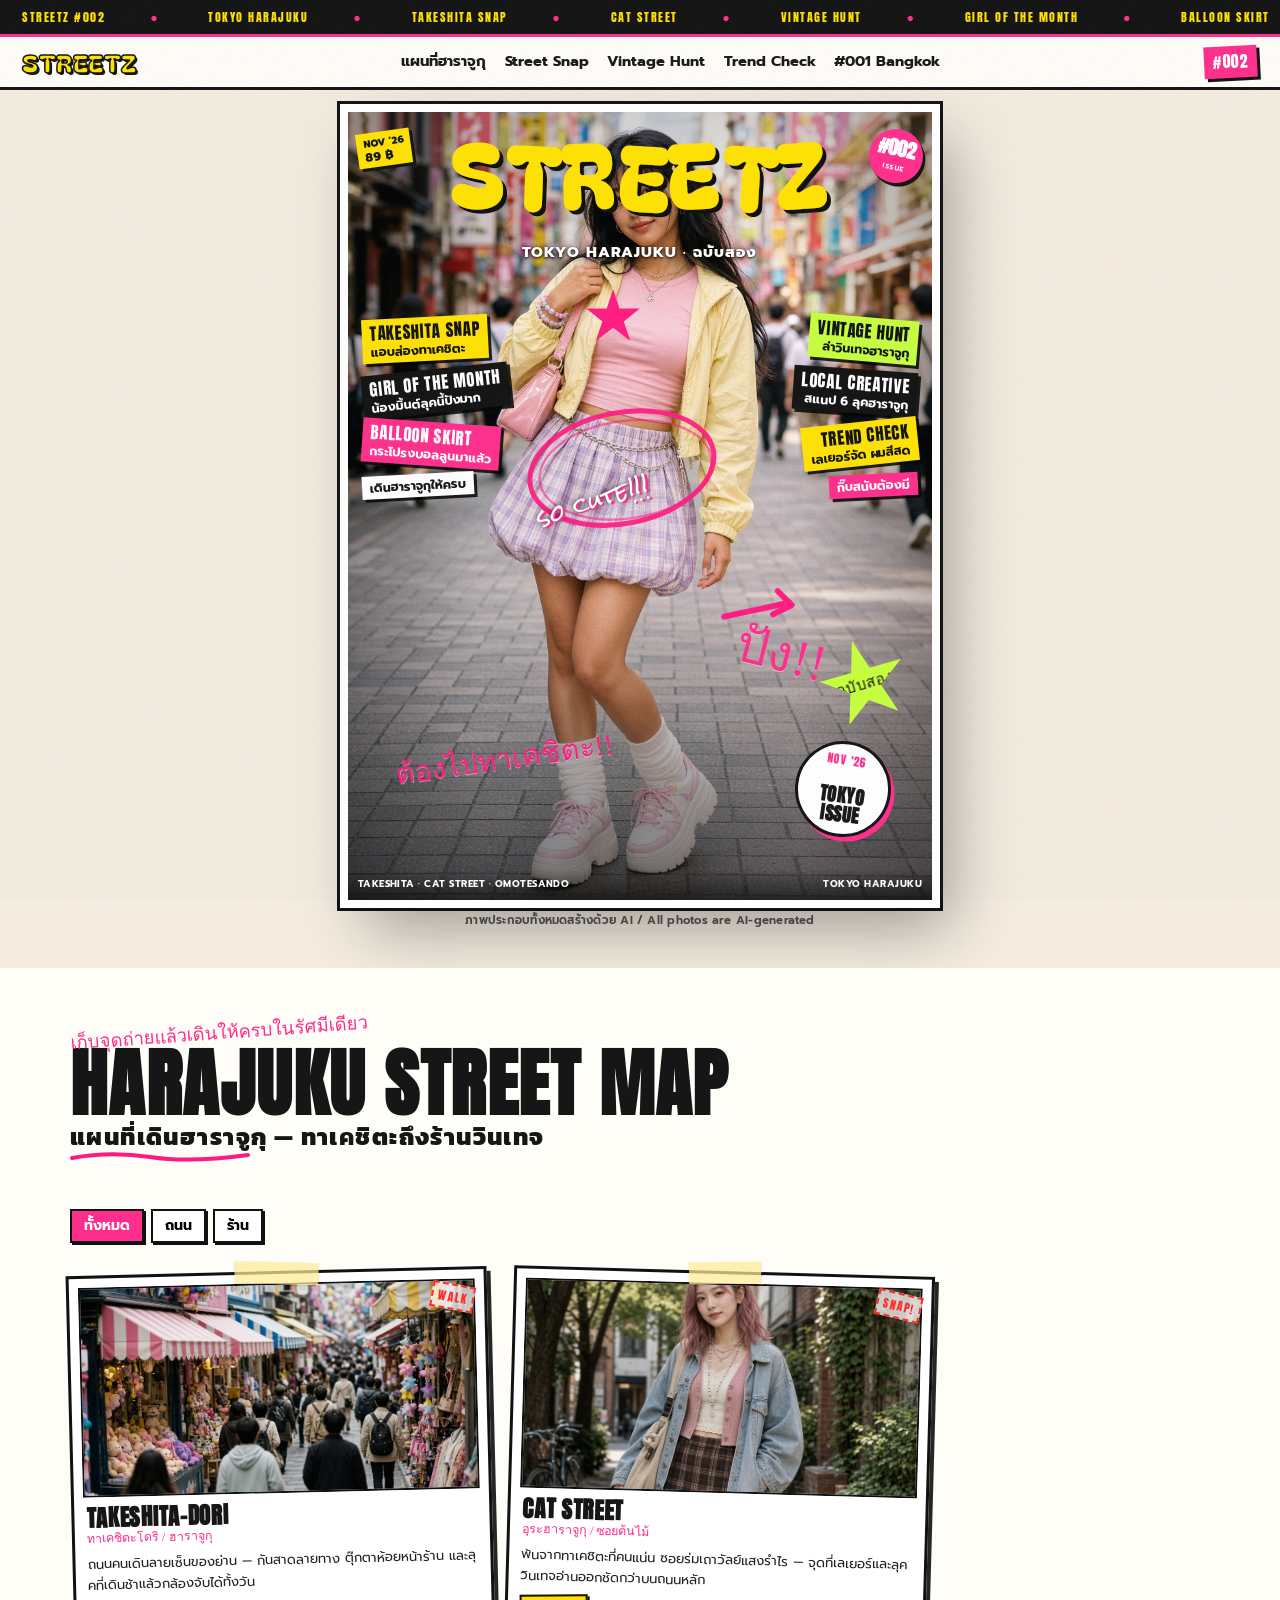
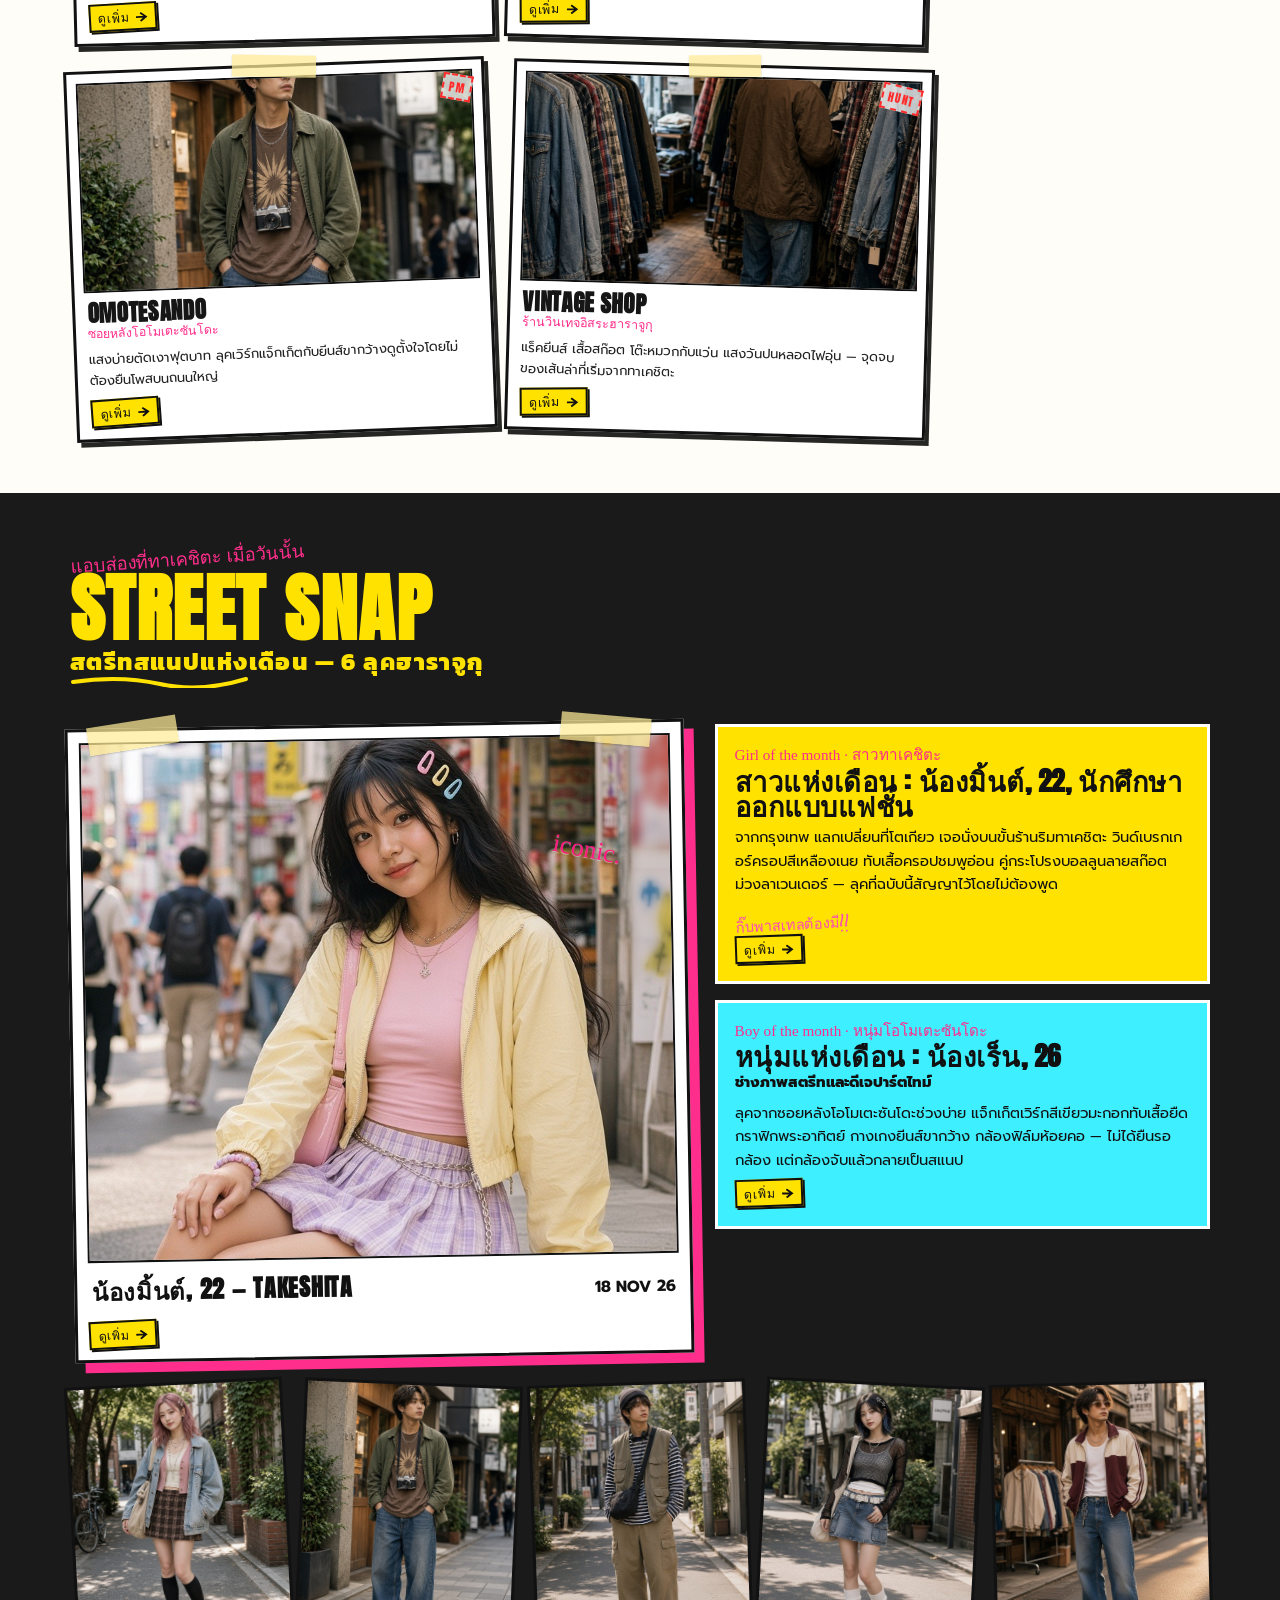
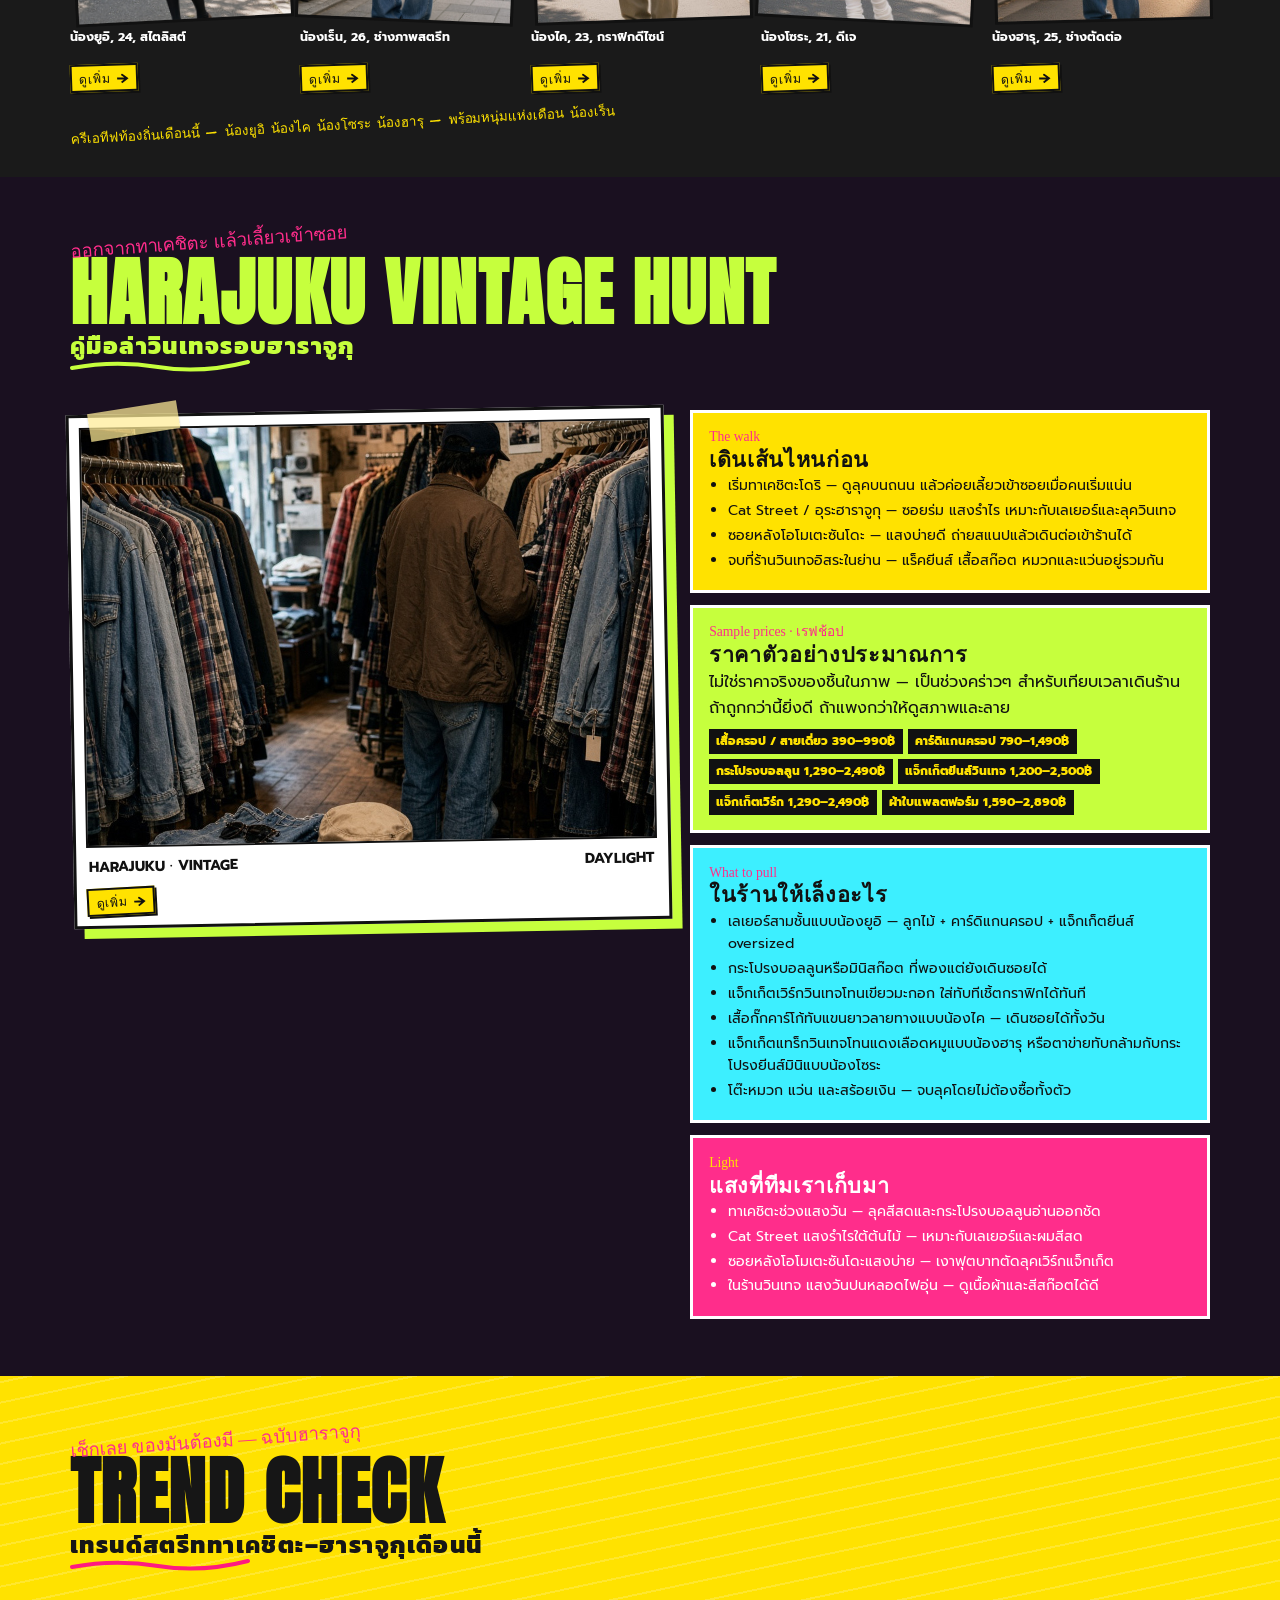
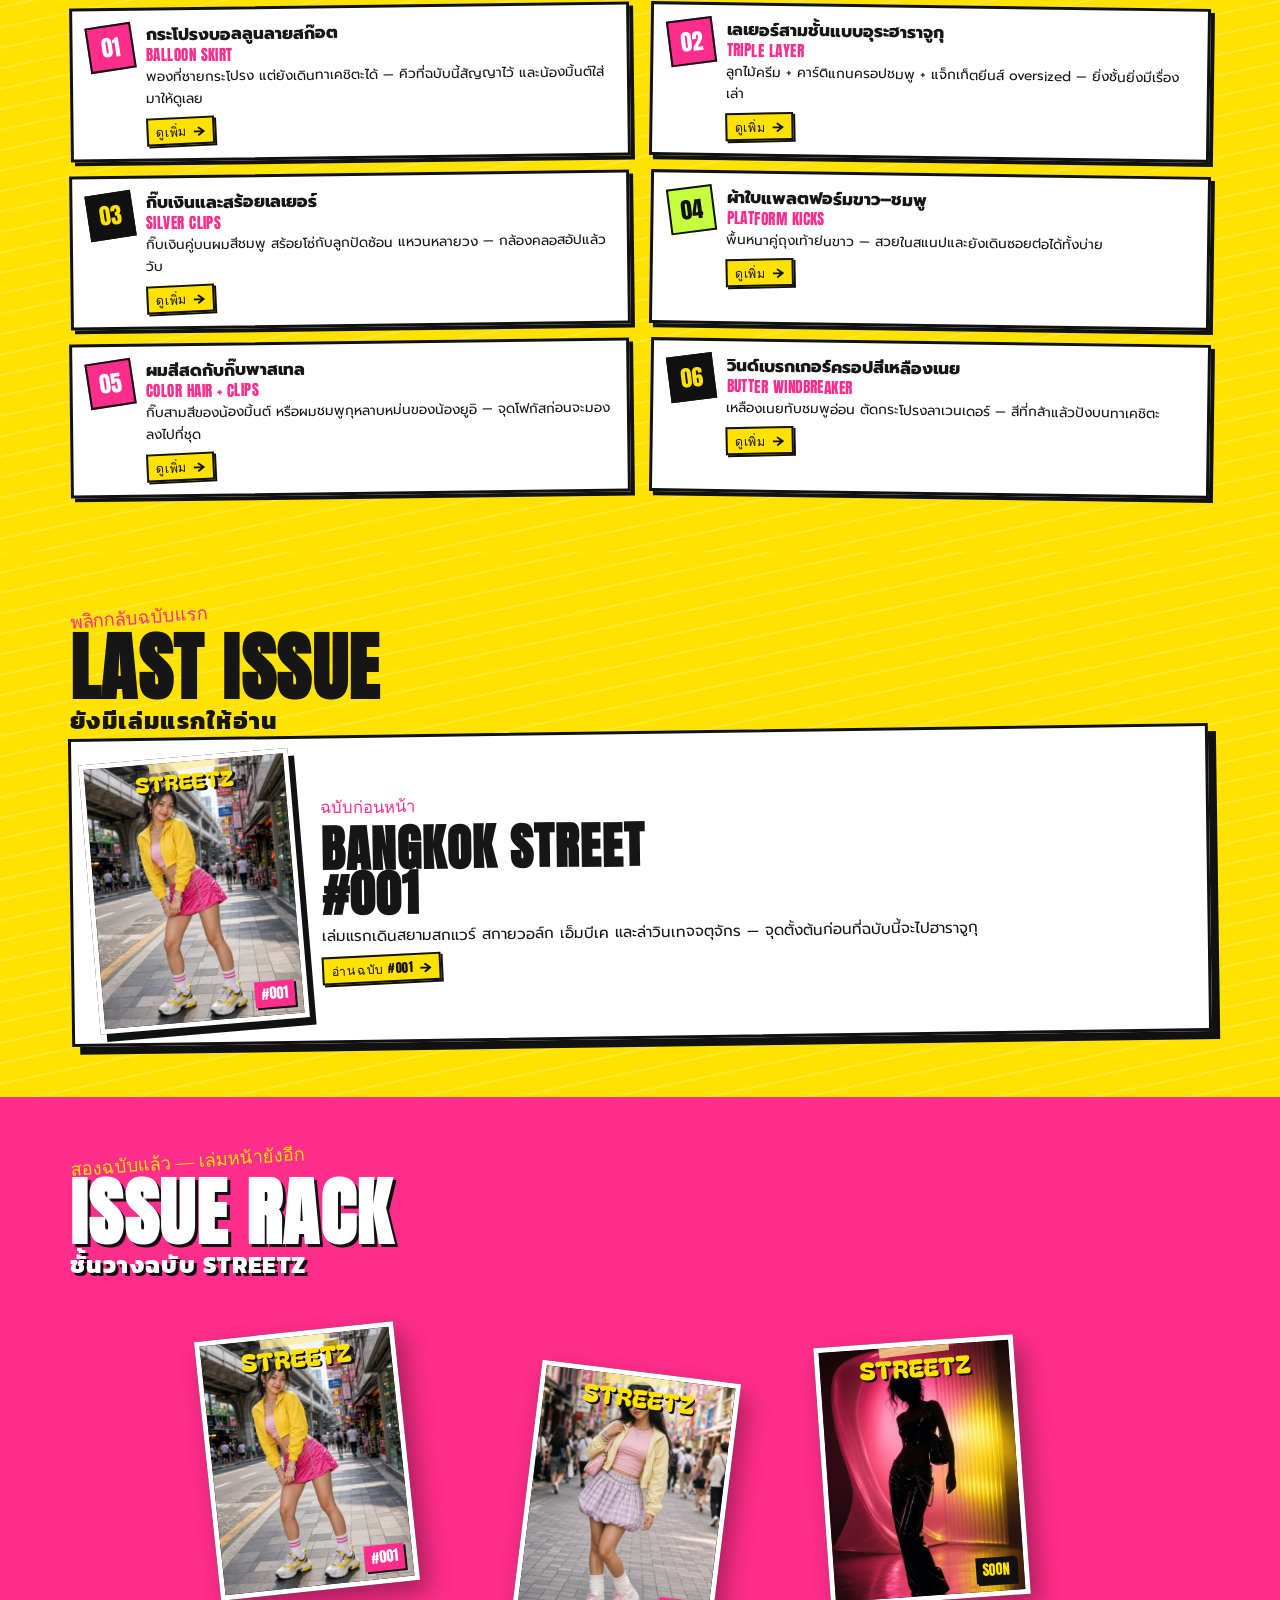
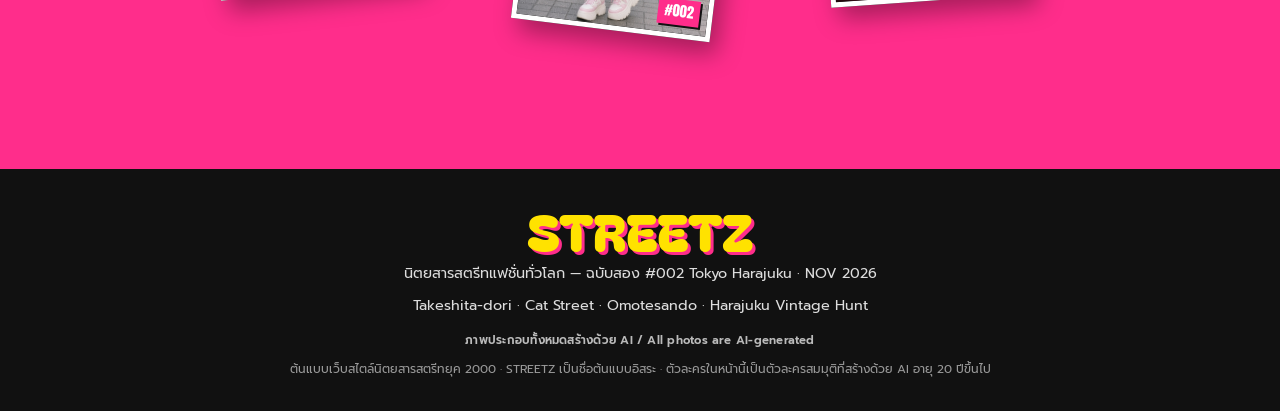
<file: tokyo.html>
<!DOCTYPE html>
<html lang="th">
<head>
  <meta charset="UTF-8" />
  <meta name="viewport" content="width=device-width, initial-scale=1" />
  <title>STREETZ #002 Tokyo Harajuku | นิตยสารสตรีทแฟชั่นโตเกียว — เดินทาเคชิตะ ฮาราจูกุ</title>
  <meta name="description" content="STREETZ ฉบับสอง #002 Tokyo Harajuku — นิตยสารสตรีทแฟชั่นฟีลยุค 2000 เดินทาเคชิตะ–ฮาราจูกุ เลเยอร์จัด ผมสีสด กระโปรงบอลลูน พร้อม Street Snap และ Vintage Hunt" />
  <link rel="canonical" href="https://paithoonbeer.github.io/streetz/tokyo.html" />
  <meta name="robots" content="index,follow" />
  <meta name="theme-color" content="#111111" />
  <meta name="keywords" content="สตรีทแฟชั่น, ฮาราจูกุ, ทาเคชิตะ, Harajuku, Takeshita, STREETZ, Tokyo Harajuku, Y2K, กระโปรงบอลลูน" />
  <meta property="og:title" content="STREETZ #002 Tokyo Harajuku | นิตยสารสตรีทแฟชั่นโตเกียว" />
  <meta property="og:description" content="ฉบับสองของ STREETZ — เดินทาเคชิตะ–ฮาราจูกุ เลเยอร์จัด ผมสีสด กิ๊บสนับ กระโปรงบอลลูน และสแนป 6 ลุคนำโดยสาวแห่งเดือนน้องมิ้นต์" />
  <meta property="og:image" content="https://paithoonbeer.github.io/streetz/images/tokyo-002/og-cover.jpg" />
  <meta property="og:image:width" content="1200" />
  <meta property="og:image:height" content="630" />
  <meta property="og:image:alt" content="ปก STREETZ #002 Tokyo Harajuku — น้องมิ้นต์บนทาเคชิตะโดริ" />
  <meta property="og:url" content="https://paithoonbeer.github.io/streetz/tokyo.html" />
  <meta property="og:type" content="website" />
  <meta property="og:locale" content="th_TH" />
  <meta property="og:site_name" content="STREETZ" />
  <meta name="twitter:card" content="summary_large_image" />
  <meta name="twitter:title" content="STREETZ #002 Tokyo Harajuku | นิตยสารสตรีทแฟชั่นโตเกียว" />
  <meta name="twitter:description" content="ฉบับสองของ STREETZ — เดินทาเคชิตะ–ฮาราจูกุ เลเยอร์จัด ผมสีสด กระโปรงบอลลูน และสแนป 6 ลุคนำโดยสาวแห่งเดือนน้องมิ้นต์" />
  <meta name="twitter:image" content="https://paithoonbeer.github.io/streetz/images/tokyo-002/og-cover.jpg" />
  <link rel="icon" href="favicon.svg" type="image/svg+xml" />
  <link rel="icon" href="favicon.ico" sizes="any" />
  <link rel="icon" type="image/png" sizes="32x32" href="favicon-32.png" />
  <link rel="apple-touch-icon" href="apple-touch-icon.png" />
  <script type="application/ld+json">
  {
    "@context": "https://schema.org",
    "@graph": [
      {
        "@type": "WebSite",
        "name": "STREETZ",
        "url": "https://paithoonbeer.github.io/streetz/",
        "inLanguage": "th",
        "description": "นิตยสารสตรีทแฟชั่นทั่วโลก ฟีลยุค 2000 — สแนปบนถนนจริง",
        "publisher": {
          "@type": "Organization",
          "name": "STREETZ",
          "url": "https://paithoonbeer.github.io/streetz/",
          "logo": "https://paithoonbeer.github.io/streetz/apple-touch-icon.png"
        }
      },
      {
        "@type": "Article",
        "headline": "STREETZ #002 Tokyo Harajuku",
        "alternativeHeadline": "นิตยสารสตรีทแฟชั่นโตเกียว — เดินทาเคชิตะ ฮาราจูกุ",
        "description": "ฉบับสองของ STREETZ รวมแผนที่เดินฮาราจูกุ, Street Snap, Harajuku Vintage Hunt และ Trend Check",
        "inLanguage": "th",
        "datePublished": "2026-11-18",
        "dateModified": "2026-11-23",
        "image": "https://paithoonbeer.github.io/streetz/images/tokyo-002/og-cover.jpg",
        "url": "https://paithoonbeer.github.io/streetz/tokyo.html",
        "mainEntityOfPage": "https://paithoonbeer.github.io/streetz/tokyo.html",
        "author": { "@type": "Organization", "name": "STREETZ" },
        "publisher": {
          "@type": "Organization",
          "name": "STREETZ",
          "logo": {
            "@type": "ImageObject",
            "url": "https://paithoonbeer.github.io/streetz/apple-touch-icon.png"
          }
        },
        "isPartOf": { "@type": "WebSite", "name": "STREETZ", "url": "https://paithoonbeer.github.io/streetz/" }
      }
    ]
  }
  </script>
  <link rel="preconnect" href="https://fonts.googleapis.com" />
  <link rel="preconnect" href="https://fonts.gstatic.com" crossorigin />
  <link href="https://fonts.googleapis.com/css2?family=Anton&family=Bagel+Fat+One&family=Kanit:wght@400;500;600;700;800;900&family=Lilita+One&family=Permanent+Marker&family=Prompt:ital,wght@0,300;0,400;0,500;0,600;0,700;0,800;0,900;1,400&family=Rock+Salt&display=swap" rel="stylesheet" />
  <link rel="stylesheet" href="streetz.css" />
</head>
<body>
  <div class="ticker" aria-hidden="true">
    <div class="ticker-track">
      <span>STREETZ #002</span><span class="dot">●</span>
      <span>TOKYO HARAJUKU</span><span class="dot">●</span>
      <span>TAKESHITA SNAP</span><span class="dot">●</span>
      <span>CAT STREET</span><span class="dot">●</span>
      <span>VINTAGE HUNT</span><span class="dot">●</span>
      <span>GIRL OF THE MONTH</span><span class="dot">●</span>
      <span>BALLOON SKIRT</span><span class="dot">●</span>
      <span>LAYER UP</span><span class="dot">●</span>
      <span>ทาเคชิตะ · Cat Street · โอโมเตะซันโดะ · ฮาราจูกุ</span><span class="dot">●</span>
      <span>ฉบับสองแล้ว</span><span class="dot">●</span>
      <span>STREETZ #002</span><span class="dot">●</span>
      <span>TOKYO HARAJUKU</span><span class="dot">●</span>
      <span>TAKESHITA SNAP</span><span class="dot">●</span>
      <span>CAT STREET</span><span class="dot">●</span>
      <span>VINTAGE HUNT</span><span class="dot">●</span>
      <span>GIRL OF THE MONTH</span><span class="dot">●</span>
      <span>BALLOON SKIRT</span><span class="dot">●</span>
      <span>LAYER UP</span><span class="dot">●</span>
      <span>ทาเคชิตะ · Cat Street · โอโมเตะซันโดะ · ฮาราจูกุ</span><span class="dot">●</span>
      <span>ฉบับสองแล้ว</span><span class="dot">●</span>
    </div>
  </div>

  <header class="nav">
    <a class="nav-brand" href="#cover">STREETZ</a>
    <button class="nav-toggle" type="button" aria-label="เมนู" id="navToggle">MENU</button>
    <ul class="nav-links" id="navLinks">
      <li><a href="#map">แผนที่ฮาราจูกุ</a></li>
      <li><a href="#snap">Street Snap</a></li>
      <li><a href="#hunt">Vintage Hunt</a></li>
      <li><a href="#trends">Trend Check</a></li>
      <li><a href="index.html">#001 Bangkok</a></li>
    </ul>
    <div class="nav-issue">#002</div>
  </header>

  <!-- HERO COVER -->
  <section class="hero-wrap" id="cover">
    <article class="cover" aria-label="ปกนิตยสาร STREETZ ฉบับ 002 Tokyo Harajuku">
      <img class="cover-photo" id="img-cover"
        src="images/tokyo-002/01-cover-mint.jpg"
        alt="ปก STREETZ #002 — น้องมิ้นต์ลุคกระโปรงบอลลูนบนทาเคชิตะโดริ" width="864" height="1152" />
      <div class="cover-vignette"></div>

      <div class="price-tag">NOV ’26<br><em>89 ฿</em></div>

      <div class="masthead">
        <h1 class="logo">
          <svg viewBox="0 0 1000 240" role="img" aria-label="STREETZ" preserveAspectRatio="xMidYMid meet">
            <defs>
              <filter id="streetz-shadow" x="-12%" y="-12%" width="130%" height="145%">
                <feOffset in="SourceAlpha" dx="9" dy="9" result="off"/>
                <feFlood flood-color="#111111" result="color"/>
                <feComposite in="color" in2="off" operator="in" result="shadow"/>
                <feMerge>
                  <feMergeNode in="shadow"/>
                  <feMergeNode in="SourceGraphic"/>
                </feMerge>
              </filter>
            </defs>
            <text
              x="500"
              y="178"
              text-anchor="middle"
              font-family="'Bagel Fat One', 'Lilita One', cursive"
              font-size="198"
              fill="#ffe200"
              filter="url(#streetz-shadow)"
              textLength="820"
              lengthAdjust="spacingAndGlyphs"
            ><tspan rotate="-3.2 2.4 -2.1 3.2 -2.6 3.8 -3.8">STREETZ</tspan></text>
          </svg>
        </h1>
        <p class="logo-sub">TOKYO HARAJUKU · ฉบับสอง</p>
      </div>

      <div class="issue-burst" aria-hidden="true">
        <div><strong>#002</strong><small>ISSUE</small></div>
      </div>

      <div class="cover-lines-left">
        <div class="cline yel rot1">
          <span class="en">TAKESHITA SNAP</span>
          <span class="th">แอบส่องทาเคชิตะ</span>
        </div>
        <div class="cline blk rot3">
          <span class="en">GIRL OF THE MONTH</span>
          <span class="th">น้องมิ้นต์ลุคนี้ปังมาก</span>
        </div>
        <div class="cline pnk rot2 sm">
          <span class="en">BALLOON SKIRT</span>
          <span class="th">กระโปรงบอลลูนมาแล้ว</span>
        </div>
        <div class="cline wht rot1 sm">
          <span class="th">เดินฮาราจูกุให้ครบ</span>
        </div>
      </div>

      <div class="cover-lines-right">
        <div class="cline lime rot4">
          <span class="en">VINTAGE HUNT</span>
          <span class="th">ล่าวินเทจฮาราจูกุ</span>
        </div>
        <div class="cline blk rot2">
          <span class="en">LOCAL CREATIVE</span>
          <span class="th">สแนป 6 ลุคฮาราจูกุ</span>
        </div>
        <div class="cline yel rot3 sm">
          <span class="en">TREND CHECK</span>
          <span class="th">เลเยอร์จัด ผมสีสด</span>
        </div>
        <div class="cline pnk rot1 sm">
          <span class="th">กิ๊บสนับต้องมี</span>
        </div>
      </div>

      <svg class="scribble-svg" viewBox="0 0 200 130" style="width:38%; left:28%; top:36%;" aria-hidden="true">
        <ellipse cx="100" cy="65" rx="84" ry="50" fill="none" stroke="#ff1a80" stroke-width="4.5" stroke-linecap="round" transform="rotate(-11 100 65)" opacity="0.92"/>
        <ellipse cx="103" cy="67" rx="78" ry="44" fill="none" stroke="#ff1a80" stroke-width="2.2" transform="rotate(-8 100 65)" opacity="0.55"/>
      </svg>
      <svg class="scribble-svg" viewBox="0 0 80 80" style="width:16%; right:22%; bottom:30%;" aria-hidden="true">
        <path d="M12 40 L68 28" stroke="#ff1a80" stroke-width="5" stroke-linecap="round"/>
        <path d="M58 18 L70 30 L54 38" fill="none" stroke="#ff1a80" stroke-width="5" stroke-linecap="round" stroke-linejoin="round"/>
      </svg>
      <svg class="scribble-svg" viewBox="0 0 60 60" style="width:11%; left:40%; top:22%;" aria-hidden="true">
        <path d="M30 4 L36 22 L55 22 L40 34 L46 52 L30 40 L14 52 L20 34 L5 22 L24 22 Z" fill="#ff1a80"/>
      </svg>

      <div class="scribble scr-cute">so cute!!!</div>
      <div class="scribble scr-wow">ปัง!!</div>
      <div class="scribble scr-must">ต้องไปทาเคชิตะ!!</div>

      <div class="star-sticker" aria-hidden="true">ฉบับสอง</div>
      <div class="badge-newface"><span>NOV ’26</span><strong>TOKYO<br>ISSUE</strong></div>

      <div class="cover-bottom-bar">
        <span>Takeshita · Cat Street · Omotesando</span>
        <span>Tokyo Harajuku</span>
      </div>
    </article>
    <p class="ai-credit">ภาพประกอบทั้งหมดสร้างด้วย AI / All photos are AI-generated</p>
  </section>

  <!-- HARAJUKU STREET MAP -->
  <section class="section world" id="map">
    <div class="wrap">
      <div class="sec-kicker">เก็บจุดถ่ายแล้วเดินให้ครบในรัศมีเดียว</div>
      <h2 class="sec-title">HARAJUKU STREET MAP <span class="th">แผนที่เดินฮาราจูกุ — ทาเคชิตะถึงร้านวินเทจ</span></h2>
      <svg class="underline-scribble" viewBox="0 0 180 14" aria-hidden="true">
        <path d="M2 9 Q 40 2, 80 8 T 178 6" fill="none" stroke="#ff1a80" stroke-width="4" stroke-linecap="round"/>
      </svg>

      <div class="picker" role="tablist" aria-label="เลือกประเภทจุด">
        <button class="pill active" type="button" data-filter="all">ทั้งหมด</button>
        <button class="pill" type="button" data-filter="street">ถนน</button>
        <button class="pill" type="button" data-filter="shop">ร้าน</button>
      </div>

      <div class="city-grid cols-2" id="cityGrid">
        <article class="city-card" id="spot-takeshita" data-spot="takeshita" data-area="street" data-detail="spot-takeshita" tabindex="0" role="link" aria-label="ดูรายละเอียดทาเคชิตะโดริ">
          <div class="tape"></div>
          <span class="stamp">WALK</span>
          <img class="polaroid" id="img-spot-takeshita"
            src="images/tokyo-002/09-spot-takeshita.jpg"
            alt="ถนนคนเดินทาเคชิตะโดริ กันสาดลายทางและของตกแต่งหน้าร้าน" width="864" height="1152" style="object-position:50% 40%" />
          <div class="city-meta">
            <h3>TAKESHITA-DORI</h3>
            <div class="area">ทาเคชิตะโดริ / ฮาราจูกุ</div>
            <p>ถนนคนเดินลายเซ็นของย่าน — กันสาดลายทาง ตุ๊กตาห้อยหน้าร้าน และลุคที่เดินช้าแล้วกล้องจับได้ทั้งวัน</p>
            <a class="more-tag" href="#spot-takeshita">ดูเพิ่ม <span class="arr" aria-hidden="true"><svg width="12" height="10" viewBox="0 0 12 10" focusable="false"><path d="M1 5h7.2M5.2 1.4 10 5 5.2 8.6" fill="none" stroke="currentColor" stroke-width="1.85" stroke-linecap="square" stroke-linejoin="miter"/></svg></span></a>
          </div>
        </article>

        <article class="city-card" id="spot-catstreet" data-spot="catstreet" data-area="street" data-detail="spot-catstreet" tabindex="0" role="link" aria-label="ดูรายละเอียด Cat Street">
          <div class="tape"></div>
          <span class="stamp">SNAP!</span>
          <img class="polaroid" id="img-spot-catstreet"
            src="images/tokyo-002/03-snap-yui-catstreet.jpg"
            alt="น้องยูอิที่ซอยสไตล์ Cat Street อุระฮาราจูกุ แสงรำไรใต้ต้นไม้" width="864" height="1152" style="object-position:50% 18%" />
          <div class="city-meta">
            <h3>CAT STREET</h3>
            <div class="area">อุระฮาราจูกุ / ซอยต้นไม้</div>
            <p>พ้นจากทาเคชิตะที่คนแน่น ซอยร่มเถาวัลย์แสงรำไร — จุดที่เลเยอร์และลุควินเทจอ่านออกชัดกว่าบนถนนหลัก</p>
            <a class="more-tag" href="#spot-catstreet">ดูเพิ่ม <span class="arr" aria-hidden="true"><svg width="12" height="10" viewBox="0 0 12 10" focusable="false"><path d="M1 5h7.2M5.2 1.4 10 5 5.2 8.6" fill="none" stroke="currentColor" stroke-width="1.85" stroke-linecap="square" stroke-linejoin="miter"/></svg></span></a>
          </div>
        </article>

        <article class="city-card" id="spot-omotesando" data-spot="omotesando" data-area="street" data-detail="spot-omotesando" tabindex="0" role="link" aria-label="ดูรายละเอียดซอยหลังโอโมเตะซันโดะ">
          <div class="tape"></div>
          <span class="stamp">PM</span>
          <img class="polaroid" id="img-spot-omotesando"
            src="images/tokyo-002/04-snap-ren-omotesando.jpg"
            alt="น้องเร็นในซอยหลังโอโมเตะซันโดะช่วงแสงบ่าย" width="864" height="1152" style="object-position:50% 18%" />
          <div class="city-meta">
            <h3>OMOTESANDO</h3>
            <div class="area">ซอยหลังโอโมเตะซันโดะ</div>
            <p>แสงบ่ายตัดเงาฟุตบาท ลุคเวิร์กแจ็กเก็ตกับยีนส์ขากว้างดูตั้งใจโดยไม่ต้องยืนโพสบนถนนใหญ่</p>
            <a class="more-tag" href="#spot-omotesando">ดูเพิ่ม <span class="arr" aria-hidden="true"><svg width="12" height="10" viewBox="0 0 12 10" focusable="false"><path d="M1 5h7.2M5.2 1.4 10 5 5.2 8.6" fill="none" stroke="currentColor" stroke-width="1.85" stroke-linecap="square" stroke-linejoin="miter"/></svg></span></a>
          </div>
        </article>

        <article class="city-card" id="spot-vintage" data-spot="vintage" data-area="shop" data-detail="spot-vintage" tabindex="0" role="link" aria-label="ดูรายละเอียดร้านวินเทจฮาราจูกุ">
          <div class="tape"></div>
          <span class="stamp">HUNT</span>
          <img class="polaroid" id="img-spot-vintage"
            src="images/tokyo-002/10-spot-vintage.jpg"
            alt="ภายในร้านวินเทจอิสระย่านฮาราจูกุ แร็คยีนส์และเสื้อสก๊อต" width="864" height="1152" style="object-position:50% 50%" />
          <div class="city-meta">
            <h3>VINTAGE SHOP</h3>
            <div class="area">ร้านวินเทจอิสระฮาราจูกุ</div>
            <p>แร็คยีนส์ เสื้อสก๊อต โต๊ะหมวกกับแว่น แสงวันปนหลอดไฟอุ่น — จุดจบของเส้นล่าที่เริ่มจากทาเคชิตะ</p>
            <a class="more-tag" href="#spot-vintage">ดูเพิ่ม <span class="arr" aria-hidden="true"><svg width="12" height="10" viewBox="0 0 12 10" focusable="false"><path d="M1 5h7.2M5.2 1.4 10 5 5.2 8.6" fill="none" stroke="currentColor" stroke-width="1.85" stroke-linecap="square" stroke-linejoin="miter"/></svg></span></a>
          </div>
        </article>
      </div>
    </div>
  </section>

  <!-- STREET SNAP OF THE MONTH -->
  <section class="section snap" id="snap">
    <div class="wrap">
      <div class="sec-kicker">แอบส่องที่ทาเคชิตะ เมื่อวันนั้น</div>
      <h2 class="sec-title">STREET SNAP <span class="th">สตรีทสแนปแห่งเดือน — 6 ลุคฮาราจูกุ</span></h2>
      <svg class="underline-scribble" viewBox="0 0 180 14" aria-hidden="true">
        <path d="M3 8 Q 50 1, 90 10 T 176 5" fill="none" stroke="#ffe200" stroke-width="4" stroke-linecap="round"/>
      </svg>

      <div class="snap-grid">
        <div class="snap-main" id="snap-main" data-detail="snap-main" tabindex="0" role="link" aria-label="ดูรายละเอียด น้องมิ้นต์">
          <div class="corner-tape tl"></div>
          <div class="corner-tape tr"></div>
          <img id="img-snap-main"
            src="images/tokyo-002/02-snap-mint-takeshita.jpg"
            alt="น้องมิ้นต์ นักศึกษาออกแบบแฟชั่น 22 ปี นั่งบนขั้นร้านริมทาเคชิตะ ลุคสาวแห่งเดือน" width="864" height="1152" />
          <div class="scribble" style="position:absolute;top:18%;right:10%;font-size:1.6rem;transform:rotate(12deg);color:#ff1a80;">iconic.</div>
          <div class="snap-cap">
            <span class="who">น้องมิ้นต์, 22 — TAKESHITA</span>
            <span>18 NOV 26</span>
          </div>
          <a class="more-tag" href="#snap-main">ดูเพิ่ม <span class="arr" aria-hidden="true"><svg width="12" height="10" viewBox="0 0 12 10" focusable="false"><path d="M1 5h7.2M5.2 1.4 10 5 5.2 8.6" fill="none" stroke="currentColor" stroke-width="1.85" stroke-linecap="square" stroke-linejoin="miter"/></svg></span></a>
        </div>

        <div class="snap-side">
          <div class="of-month girl" id="snap-mint-card" data-detail="snap-main" tabindex="0" role="link" aria-label="ดูรายละเอียด น้องมิ้นต์">
            <div class="tag">Girl of the month · สาวทาเคชิตะ</div>
            <h3>สาวแห่งเดือน : น้องมิ้นต์, 22, นักศึกษาออกแบบแฟชั่น</h3>
            <p>จากกรุงเทพ แลกเปลี่ยนที่โตเกียว เจอนั่งบนขั้นร้านริมทาเคชิตะ วินด์เบรกเกอร์ครอปสีเหลืองเนย ทับเสื้อครอปชมพูอ่อน คู่กระโปรงบอลลูนลายสก๊อตม่วงลาเวนเดอร์ — ลุคที่ฉบับนี้สัญญาไว้โดยไม่ต้องพูด</p>
            <p class="note-hand">กิ๊บพาสเทลต้องมี!!</p>
            <a class="more-tag" href="#snap-main">ดูเพิ่ม <span class="arr" aria-hidden="true"><svg width="12" height="10" viewBox="0 0 12 10" focusable="false"><path d="M1 5h7.2M5.2 1.4 10 5 5.2 8.6" fill="none" stroke="currentColor" stroke-width="1.85" stroke-linecap="square" stroke-linejoin="miter"/></svg></span></a>
          </div>

          <div class="of-month boy" id="snap-ren-card" data-detail="snap-ren" tabindex="0" role="link" aria-label="ดูรายละเอียด น้องเร็น">
            <div class="tag">Boy of the month · หนุ่มโอโมเตะซันโดะ</div>
            <h3>หนุ่มแห่งเดือน : น้องเร็น, 26</h3>
            <p style="font-weight:800;margin:0.1rem 0 0.35rem;">ช่างภาพสตรีทและดีเจปาร์ตไทม์</p>
            <p>ลุคจากซอยหลังโอโมเตะซันโดะช่วงบ่าย แจ็กเก็ตเวิร์กสีเขียวมะกอกทับเสื้อยืดกราฟิกพระอาทิตย์ กางเกงยีนส์ขากว้าง กล้องฟิล์มห้อยคอ — ไม่ได้ยืนรอกล้อง แต่กล้องจับแล้วกลายเป็นสแนป</p>
            <a class="more-tag" href="#snap-ren">ดูเพิ่ม <span class="arr" aria-hidden="true"><svg width="12" height="10" viewBox="0 0 12 10" focusable="false"><path d="M1 5h7.2M5.2 1.4 10 5 5.2 8.6" fill="none" stroke="currentColor" stroke-width="1.85" stroke-linecap="square" stroke-linejoin="miter"/></svg></span></a>
          </div>

        </div>
      </div>

      <div class="duo cast-strip" id="snap-cast">
        <div class="duo-card" id="snap-yui" data-detail="snap-yui" tabindex="0" role="link" aria-label="ดูรายละเอียด น้องยูอิ">
          <img id="img-snap-a"
            src="images/tokyo-002/03-snap-yui-catstreet.jpg"
            alt="พอร์เทรต น้องยูอิ, 24, สไตลิสต์อิสระ / พนักงานร้านวินเทจฮาราจูกุ" style="--r:-3deg;object-position:50% 18%" width="864" height="1152" />
          <div class="who-mini">น้องยูอิ, 24, สไตลิสต์</div>
          <a class="more-tag" href="#snap-yui">ดูเพิ่ม <span class="arr" aria-hidden="true"><svg width="12" height="10" viewBox="0 0 12 10" focusable="false"><path d="M1 5h7.2M5.2 1.4 10 5 5.2 8.6" fill="none" stroke="currentColor" stroke-width="1.85" stroke-linecap="square" stroke-linejoin="miter"/></svg></span></a>
        </div>
        <div class="duo-card" id="snap-ren" data-detail="snap-ren" tabindex="0" role="link" aria-label="ดูรายละเอียด น้องเร็น">
          <img id="img-snap-b"
            src="images/tokyo-002/04-snap-ren-omotesando.jpg"
            alt="พอร์เทรต น้องเร็น, 26, ช่างภาพสตรีทและดีเจปาร์ตไทม์" style="--r:2.5deg;object-position:50% 18%" width="864" height="1152" />
          <div class="who-mini">น้องเร็น, 26, ช่างภาพสตรีท</div>
          <a class="more-tag" href="#snap-ren">ดูเพิ่ม <span class="arr" aria-hidden="true"><svg width="12" height="10" viewBox="0 0 12 10" focusable="false"><path d="M1 5h7.2M5.2 1.4 10 5 5.2 8.6" fill="none" stroke="currentColor" stroke-width="1.85" stroke-linecap="square" stroke-linejoin="miter"/></svg></span></a>
        </div>
        <div class="duo-card" id="snap-kai" data-detail="snap-kai" tabindex="0" role="link" aria-label="ดูรายละเอียด น้องไค">
          <img id="img-snap-kai"
            src="images/tokyo-002/11-snap-kai-harajuku.jpg"
            alt="พอร์เทรต น้องไค, 23, นักศึกษากราฟิกดีไซน์และบาริสต้าพาร์ตไทม์" style="--r:-2deg;object-position:50% 18%" width="864" height="1152" />
          <div class="who-mini">น้องไค, 23, กราฟิกดีไซน์</div>
          <a class="more-tag" href="#snap-kai">ดูเพิ่ม <span class="arr" aria-hidden="true"><svg width="12" height="10" viewBox="0 0 12 10" focusable="false"><path d="M1 5h7.2M5.2 1.4 10 5 5.2 8.6" fill="none" stroke="currentColor" stroke-width="1.85" stroke-linecap="square" stroke-linejoin="miter"/></svg></span></a>
        </div>
        <div class="duo-card" id="snap-sora" data-detail="snap-sora" tabindex="0" role="link" aria-label="ดูรายละเอียด น้องโซระ">
          <img id="img-snap-sora"
            src="images/tokyo-002/12-snap-sora-catstreet.jpg"
            alt="พอร์เทรต น้องโซระ, 21, พนักงานร้านแผ่นเสียงอิสระและดีเจ" style="--r:3deg;object-position:50% 18%" width="864" height="1152" />
          <div class="who-mini">น้องโซระ, 21, ดีเจ</div>
          <a class="more-tag" href="#snap-sora">ดูเพิ่ม <span class="arr" aria-hidden="true"><svg width="12" height="10" viewBox="0 0 12 10" focusable="false"><path d="M1 5h7.2M5.2 1.4 10 5 5.2 8.6" fill="none" stroke="currentColor" stroke-width="1.85" stroke-linecap="square" stroke-linejoin="miter"/></svg></span></a>
        </div>
        <div class="duo-card" id="snap-haru" data-detail="snap-haru" tabindex="0" role="link" aria-label="ดูรายละเอียด น้องฮารุ">
          <img id="img-snap-haru"
            src="images/tokyo-002/13-snap-haru-vintage.jpg"
            alt="พอร์เทรต น้องฮารุ, 25, ช่างตัดต่อวิดีโอและนักสะสมของวินเทจ" style="--r:-1.5deg;object-position:50% 18%" width="864" height="1152" />
          <div class="who-mini">น้องฮารุ, 25, ช่างตัดต่อ</div>
          <a class="more-tag" href="#snap-haru">ดูเพิ่ม <span class="arr" aria-hidden="true"><svg width="12" height="10" viewBox="0 0 12 10" focusable="false"><path d="M1 5h7.2M5.2 1.4 10 5 5.2 8.6" fill="none" stroke="currentColor" stroke-width="1.85" stroke-linecap="square" stroke-linejoin="miter"/></svg></span></a>
        </div>
      </div>
      <p class="note-hand" style="color:#ffe200;">ครีเอทีฟท้องถิ่นเดือนนี้ — น้องยูอิ น้องไค น้องโซระ น้องฮารุ — พร้อมหนุ่มแห่งเดือน น้องเร็น</p>
    </div>
  </section>

  <!-- HARAJUKU VINTAGE HUNT -->
  <section class="section hunt" id="hunt">
    <div class="wrap">
      <div class="sec-kicker">ออกจากทาเคชิตะ แล้วเลี้ยวเข้าซอย</div>
      <h2 class="sec-title">HARAJUKU VINTAGE HUNT <span class="th">คู่มือล่าวินเทจรอบฮาราจูกุ</span></h2>
      <svg class="underline-scribble" viewBox="0 0 180 14" aria-hidden="true">
        <path d="M2 10 Q 45 2, 88 9 T 178 4" fill="none" stroke="#c6ff3d" stroke-width="4" stroke-linecap="round"/>
      </svg>

      <div class="hunt-grid">
        <div class="hunt-hero" id="hunt-guide" data-detail="hunt-guide" tabindex="0" role="link" aria-label="ดูคู่มือ Harajuku Vintage Hunt">
          <div class="corner-tape tl"></div>
          <img id="img-hunt-hero"
            src="images/tokyo-002/10-spot-vintage.jpg"
            alt="ภายในร้านวินเทจอิสระย่านฮาราจูกุ แร็คยีนส์ เสื้อสก๊อต และโต๊ะหมวกกับแว่น" width="864" height="1152" style="object-position:50% 45%" />
          <div class="hunt-cap">
            <span>HARAJUKU · VINTAGE</span>
            <span>DAYLIGHT</span>
          </div>
          <a class="more-tag" href="#hunt-guide">ดูเพิ่ม <span class="arr" aria-hidden="true"><svg width="12" height="10" viewBox="0 0 12 10" focusable="false"><path d="M1 5h7.2M5.2 1.4 10 5 5.2 8.6" fill="none" stroke="currentColor" stroke-width="1.85" stroke-linecap="square" stroke-linejoin="miter"/></svg></span></a>
        </div>

        <div class="hunt-tips">
          <div class="tip yel">
            <div class="tag">The walk</div>
            <h3>เดินเส้นไหนก่อน</h3>
            <ul>
              <li>เริ่มทาเคชิตะโดริ — ดูลุคบนถนน แล้วค่อยเลี้ยวเข้าซอยเมื่อคนเริ่มแน่น</li>
              <li>Cat Street / อุระฮาราจูกุ — ซอยร่ม แสงรำไร เหมาะกับเลเยอร์และลุควินเทจ</li>
              <li>ซอยหลังโอโมเตะซันโดะ — แสงบ่ายดี ถ่ายสแนปแล้วเดินต่อเข้าร้านได้</li>
              <li>จบที่ร้านวินเทจอิสระในย่าน — แร็คยีนส์ เสื้อสก๊อต หมวกและแว่นอยู่รวมกัน</li>
            </ul>
          </div>
          <div class="tip lime">
            <div class="tag">Sample prices · เรฟช้อป</div>
            <h3>ราคาตัวอย่างประมาณการ</h3>
            <p>ไม่ใช่ราคาจริงของชิ้นในภาพ — เป็นช่วงคร่าวๆ สำหรับเทียบเวลาเดินร้าน ถ้าถูกกว่านี้ยิ่งดี ถ้าแพงกว่าให้ดูสภาพและลาย</p>
            <div class="price-row">
              <span class="baht">เสื้อครอป / สายเดี่ยว 390–990฿</span>
              <span class="baht">คาร์ดิแกนครอป 790–1,490฿</span>
              <span class="baht">กระโปรงบอลลูน 1,290–2,490฿</span>
              <span class="baht">แจ็กเก็ตยีนส์วินเทจ 1,200–2,500฿</span>
              <span class="baht">แจ็กเก็ตเวิร์ก 1,290–2,490฿</span>
              <span class="baht">ผ้าใบแพลตฟอร์ม 1,590–2,890฿</span>
            </div>
          </div>
          <div class="tip cyan">
            <div class="tag">What to pull</div>
            <h3>ในร้านให้เล็งอะไร</h3>
            <ul>
              <li>เลเยอร์สามชั้นแบบน้องยูอิ — ลูกไม้ + คาร์ดิแกนครอป + แจ็กเก็ตยีนส์ oversized</li>
              <li>กระโปรงบอลลูนหรือมินิสก๊อต ที่พองแต่ยังเดินซอยได้</li>
              <li>แจ็กเก็ตเวิร์กวินเทจโทนเขียวมะกอก ใส่ทับทีเชิ้ตกราฟิกได้ทันที</li>
              <li>เสื้อกั๊กคาร์โก้ทับแขนยาวลายทางแบบน้องไค — เดินซอยได้ทั้งวัน</li>
              <li>แจ็กเก็ตแทร็กวินเทจโทนแดงเลือดหมูแบบน้องฮารุ หรือตาข่ายทับกล้ามกับกระโปรงยีนส์มินิแบบน้องโซระ</li>
              <li>โต๊ะหมวก แว่น และสร้อยเงิน — จบลุคโดยไม่ต้องซื้อทั้งตัว</li>
            </ul>
          </div>
          <div class="tip pnk">
            <div class="tag">Light</div>
            <h3>แสงที่ทีมเราเก็บมา</h3>
            <ul>
              <li>ทาเคชิตะช่วงแสงวัน — ลุคสีสดและกระโปรงบอลลูนอ่านออกชัด</li>
              <li>Cat Street แสงรำไรใต้ต้นไม้ — เหมาะกับเลเยอร์และผมสีสด</li>
              <li>ซอยหลังโอโมเตะซันโดะแสงบ่าย — เงาฟุตบาทตัดลุคเวิร์กแจ็กเก็ต</li>
              <li>ในร้านวินเทจ แสงวันปนหลอดไฟอุ่น — ดูเนื้อผ้าและสีสก๊อตได้ดี</li>
            </ul>
          </div>
        </div>
      </div>
    </div>
  </section>

  <!-- TREND CHECK -->
  <section class="section trends" id="trends">
    <div class="wrap">
      <div class="sec-kicker">เช็กเลย ของมันต้องมี — ฉบับฮาราจูกุ</div>
      <h2 class="sec-title">TREND CHECK <span class="th">เทรนด์สตรีททาเคชิตะ–ฮาราจูกุเดือนนี้</span></h2>
      <svg class="underline-scribble" viewBox="0 0 180 14" aria-hidden="true">
        <path d="M2 10 Q 45 2, 88 9 T 178 4" fill="none" stroke="#ff1a80" stroke-width="4" stroke-linecap="round"/>
      </svg>

      <ol class="trend-list">
        <li class="trend-item" id="trend-01" data-detail="trend-01" tabindex="0" role="link">
          <div class="num">01</div>
          <div>
            <h3>กระโปรงบอลลูนลายสก๊อต <em>BALLOON SKIRT</em></h3>
            <p>พองที่ชายกระโปรง แต่ยังเดินทาเคชิตะได้ — คิวที่ฉบับนี้สัญญาไว้ และน้องมิ้นต์ใส่มาให้ดูเลย</p>
            <a class="more-tag" href="#trend-01">ดูเพิ่ม <span class="arr" aria-hidden="true"><svg width="12" height="10" viewBox="0 0 12 10" focusable="false"><path d="M1 5h7.2M5.2 1.4 10 5 5.2 8.6" fill="none" stroke="currentColor" stroke-width="1.85" stroke-linecap="square" stroke-linejoin="miter"/></svg></span></a>
          </div>
        </li>
        <li class="trend-item" id="trend-02" data-detail="trend-02" tabindex="0" role="link">
          <div class="num">02</div>
          <div>
            <h3>เลเยอร์สามชั้นแบบอุระฮาราจูกุ <em>TRIPLE LAYER</em></h3>
            <p>ลูกไม้ครีม + คาร์ดิแกนครอปชมพู + แจ็กเก็ตยีนส์ oversized — ยิ่งชั้นยิ่งมีเรื่องเล่า</p>
            <a class="more-tag" href="#trend-02">ดูเพิ่ม <span class="arr" aria-hidden="true"><svg width="12" height="10" viewBox="0 0 12 10" focusable="false"><path d="M1 5h7.2M5.2 1.4 10 5 5.2 8.6" fill="none" stroke="currentColor" stroke-width="1.85" stroke-linecap="square" stroke-linejoin="miter"/></svg></span></a>
          </div>
        </li>
        <li class="trend-item" id="trend-03" data-detail="trend-03" tabindex="0" role="link">
          <div class="num">03</div>
          <div>
            <h3>กิ๊บเงินและสร้อยเลเยอร์ <em>SILVER CLIPS</em></h3>
            <p>กิ๊บเงินคู่บนผมสีชมพู สร้อยโซ่กับลูกปัดซ้อน แหวนหลายวง — กล้องคลอสอัปแล้ววับ</p>
            <a class="more-tag" href="#trend-03">ดูเพิ่ม <span class="arr" aria-hidden="true"><svg width="12" height="10" viewBox="0 0 12 10" focusable="false"><path d="M1 5h7.2M5.2 1.4 10 5 5.2 8.6" fill="none" stroke="currentColor" stroke-width="1.85" stroke-linecap="square" stroke-linejoin="miter"/></svg></span></a>
          </div>
        </li>
        <li class="trend-item" id="trend-04" data-detail="trend-04" tabindex="0" role="link">
          <div class="num">04</div>
          <div>
            <h3>ผ้าใบแพลตฟอร์มขาว–ชมพู <em>PLATFORM KICKS</em></h3>
            <p>พื้นหนาคู่ถุงเท้าย่นขาว — สวยในสแนปและยังเดินซอยต่อได้ทั้งบ่าย</p>
            <a class="more-tag" href="#trend-04">ดูเพิ่ม <span class="arr" aria-hidden="true"><svg width="12" height="10" viewBox="0 0 12 10" focusable="false"><path d="M1 5h7.2M5.2 1.4 10 5 5.2 8.6" fill="none" stroke="currentColor" stroke-width="1.85" stroke-linecap="square" stroke-linejoin="miter"/></svg></span></a>
          </div>
        </li>
        <li class="trend-item" id="trend-05" data-detail="trend-05" tabindex="0" role="link">
          <div class="num">05</div>
          <div>
            <h3>ผมสีสดกับกิ๊บพาสเทล <em>COLOR HAIR + CLIPS</em></h3>
            <p>กิ๊บสามสีของน้องมิ้นต์ หรือผมชมพูกุหลาบหม่นของน้องยูอิ — จุดโฟกัสก่อนจะมองลงไปที่ชุด</p>
            <a class="more-tag" href="#trend-05">ดูเพิ่ม <span class="arr" aria-hidden="true"><svg width="12" height="10" viewBox="0 0 12 10" focusable="false"><path d="M1 5h7.2M5.2 1.4 10 5 5.2 8.6" fill="none" stroke="currentColor" stroke-width="1.85" stroke-linecap="square" stroke-linejoin="miter"/></svg></span></a>
          </div>
        </li>
        <li class="trend-item" id="trend-06" data-detail="trend-06" tabindex="0" role="link">
          <div class="num">06</div>
          <div>
            <h3>วินด์เบรกเกอร์ครอปสีเหลืองเนย <em>BUTTER WINDBREAKER</em></h3>
            <p>เหลืองเนยทับชมพูอ่อน ตัดกระโปรงลาเวนเดอร์ — สีที่กล้าแล้วปังบนทาเคชิตะ</p>
            <a class="more-tag" href="#trend-06">ดูเพิ่ม <span class="arr" aria-hidden="true"><svg width="12" height="10" viewBox="0 0 12 10" focusable="false"><path d="M1 5h7.2M5.2 1.4 10 5 5.2 8.6" fill="none" stroke="currentColor" stroke-width="1.85" stroke-linecap="square" stroke-linejoin="miter"/></svg></span></a>
          </div>
        </li>
      </ol>
    </div>
  </section>

  <!-- LAST ISSUE -->
  <section class="section next" id="prev">
    <div class="wrap">
      <div class="sec-kicker">พลิกกลับฉบับแรก</div>
      <h2 class="sec-title">LAST ISSUE <span class="th">ยังมีเล่มแรกให้อ่าน</span></h2>
      <a class="next-box" href="index.html" aria-label="เปิดฉบับ STREETZ #001 Bangkok Street">
        <div class="next-mini">
          <div class="mini-tape"></div>
          <div class="mini-top">STREETZ</div>
          <img src="images/cover.jpg" alt="ปก STREETZ ฉบับ 001 Bangkok Street" width="800" height="1066" />
          <span class="mini-no">#001</span>
        </div>
        <div>
          <div class="tag">ฉบับก่อนหน้า</div>
          <h3>BANGKOK STREET<br>#001</h3>
          <p>เล่มแรกเดินสยามสกแวร์ สกายวอล์ก เอ็มบีเค และล่าวินเทจจตุจักร — จุดตั้งต้นก่อนที่ฉบับนี้จะไปฮาราจูกุ</p>
          <span class="more-tag">อ่านฉบับ #001 <span class="arr" aria-hidden="true"><svg width="12" height="10" viewBox="0 0 12 10" focusable="false"><path d="M1 5h7.2M5.2 1.4 10 5 5.2 8.6" fill="none" stroke="currentColor" stroke-width="1.85" stroke-linecap="square" stroke-linejoin="miter"/></svg></span></span>
        </div>
      </a>
    </div>
  </section>

  <!-- ISSUE RACK -->
  <section class="section back" id="issues">
    <div class="wrap">
      <div class="sec-kicker">สองฉบับแล้ว — เล่มหน้ายังอีก</div>
      <h2 class="sec-title">ISSUE RACK <span class="th">ชั้นวางฉบับ STREETZ</span></h2>

      <div class="collage first-issue">
        <article class="mini-cover c2" style="--r:-6deg; left:12%; top:40px;">
          <a href="index.html" aria-label="เปิดฉบับ STREETZ #001 Bangkok Street">
            <div class="mini-tape"></div>
            <div class="mini-top">STREETZ</div>
            <img src="images/cover.jpg" alt="ปก STREETZ ฉบับ 001 Bangkok Street" width="600" height="800" />
            <span class="mini-no">#001</span>
          </a>
        </article>
        <article class="mini-cover c4" style="--r:7deg; left:40%; top:80px;">
          <a href="#cover" aria-label="กลับขึ้นปกฉบับ STREETZ #002">
            <div class="mini-tape"></div>
            <div class="mini-top">STREETZ</div>
            <img src="images/tokyo-002/01-cover-mint.jpg" alt="ปก STREETZ ฉบับ 002 Tokyo Harajuku" width="600" height="800" />
            <span class="mini-no">#002</span>
          </a>
        </article>
        <article class="mini-cover c8 soon" style="--r:-4deg; left:66%; top:50px;">
          <div class="mini-tape"></div>
          <div class="mini-top">STREETZ</div>
          <img src="images/coming-soon.jpg" alt="ปกตัวอย่างฉบับต่อๆ ไป ของ STREETZ" width="600" height="800" />
          <span class="mini-no">SOON</span>
        </article>
      </div>
    </div>
  </section>

  <footer>
    <div class="foot-logo">STREETZ</div>
    <p>นิตยสารสตรีทแฟชั่นทั่วโลก — ฉบับสอง #002 Tokyo Harajuku · NOV 2026</p>
    <p>Takeshita-dori · Cat Street · Omotesando · Harajuku Vintage Hunt</p>
    <p class="ai-credit" style="color:#bbb; margin-top:0.85rem;">ภาพประกอบทั้งหมดสร้างด้วย AI / All photos are AI-generated</p>
    <small>ต้นแบบเว็บสไตล์นิตยสารสตรีทยุค 2000 · STREETZ เป็นชื่อต้นแบบอิสระ · ตัวละครในหน้านี้เป็นตัวละครสมมุติที่สร้างด้วย AI อายุ 20 ปีขึ้นไป</small>
  </footer>

  <div class="detail" id="detail" hidden role="dialog" aria-modal="true" aria-labelledby="detailTitle">
    <div class="detail-backdrop" data-close="1"></div>
    <div class="detail-sheet" role="document">
      <button class="detail-close" type="button" id="detailClose" aria-label="ปิดรายละเอียด"><svg viewBox="0 0 24 24" width="18" height="18" aria-hidden="true"><line x1="5" y1="5" x2="19" y2="19" stroke="#111" stroke-width="3" stroke-linecap="round"/><line x1="19" y1="5" x2="5" y2="19" stroke="#111" stroke-width="3" stroke-linecap="round"/></svg></button>
      <div class="detail-tape" aria-hidden="true"></div>
      <div class="detail-grid">
        <div class="detail-photo-wrap">
          <img id="detailImg" alt="ภาพประกอบสตรีทแฟชั่น STREETZ" />
        </div>
        <div class="detail-body">
          <p class="detail-kicker" id="detailKicker"></p>
          <h2 id="detailTitle"></h2>
          <p class="detail-meta" id="detailMeta"></p>
          <div class="detail-html" id="detailHtml"></div>
          <p class="ai-credit">ภาพประกอบทั้งหมดสร้างด้วย AI / All photos are AI-generated</p>
        </div>
      </div>
    </div>
  </div>

  <script>
    (function () {
      var DETAILS = {
        "spot-takeshita": {
          kicker: "Harajuku Street Map",
          title: "TAKESHITA-DORI",
          meta: "ทาเคชิตะโดริ · ฮาราจูกุ แสงวัน",
          img: "images/tokyo-002/09-spot-takeshita.jpg",
          alt: "ถนนคนเดินทาเคชิตะโดริ กันสาดลายทางและของตกแต่งหน้าร้าน",
          html: "<h3>ดูอะไร</h3><p>ถนนคนเดินลายเซ็นของย่านฮาราจูกุ กันสาดลายทาง ของตกแต่งและตุ๊กตาห้อยหน้าร้าน คนส่วนใหญ่เดินผ่านไปด้านหลัง — โทนฟ้าครึ้มในภาพนี้ต่างจากสแนปมิ้นต์ที่เป็นแสงแดด ใช้สื่อบรรยากาศคนละช่วงของวันได้</p><h3>ไปยังไง</h3><p>อยู่ในย่านฮาราจูกุ เดินต่อถึง Cat Street และซอยหลังโอโมเตะซันโดะได้ในรัศมีเดียวกัน โดยไม่ต้องย้ายย่าน</p><h3>ไปเมื่อไหร่</h3><p>แสงวันอ่านลุคสีสดและกระโปรงบอลลูนได้ชัด ถ้าคนเริ่มแน่นให้เลี้ยวเข้าซอยแล้วค่อยวนกลับมา</p>"
        },
        "spot-catstreet": {
          kicker: "Harajuku Street Map",
          title: "CAT STREET",
          meta: "อุระฮาราจูกุ / ซอยต้นไม้ · แสงรำไร",
          img: "images/tokyo-002/03-snap-yui-catstreet.jpg",
          alt: "น้องยูอิที่ซอยสไตล์ Cat Street อุระฮาราจูกุ",
          html: "<h3>ดูอะไร</h3><p>ซอยแบบ Cat Street มีต้นไม้และเถาวัลย์ แสงรำไร ลุคเลเยอร์อย่างน้องยูอิ—สไตลิสต์อิสระและพนักงานร้านวินเทจฮาราจูกุ—อ่านออกชัดกว่าบนทาเคชิตะที่คนแน่น</p><h3>ไปยังไง</h3><p>เดินต่อจากทาเคชิตะเข้าซอยฝั่งอุระฮาราจูกุ แล้ววนไปซอยหลังโอโมเตะซันโดะหรือเข้าร้านวินเทจในย่านได้เลย</p><h3>ไปเมื่อไหร่</h3><p>แสงรำไรใต้ต้นไม้ช่วยให้ผมสีสด แจ็กเก็ตยีนส์ และกระโปรงสก๊อตไม่แบน เหมาะกับสแนปที่ไม่ต้องแย่งทางเดินบนถนนหลัก</p>"
        },
        "spot-omotesando": {
          kicker: "Harajuku Street Map",
          title: "OMOTESANDO",
          meta: "ซอยหลังโอโมเตะซันโดะ / ฮาราจูกุ · แสงบ่าย",
          img: "images/tokyo-002/04-snap-ren-omotesando.jpg",
          alt: "น้องเร็นในซอยหลังโอโมเตะซันโดะช่วงแสงบ่าย",
          html: "<h3>ดูอะไร</h3><p>ซอยหลังโอโมเตะซันโดะแสงบ่าย เงาบนฟุตบาทช่วยให้ลุคเวิร์กแจ็กเก็ตและยีนส์ขากว้างของน้องเร็น—ช่างภาพสตรีทและดีเจปาร์ตไทม์—ดูตั้งใจโดยไม่ต้องยืนโพสบนถนนใหญ่</p><h3>ไปยังไง</h3><p>เดินต่อจาก Cat Street หรือทาเคชิตะได้ในย่านเดียวกัน แล้ววกเข้าไปร้านวินเทจใกล้ๆ หลังถ่ายสแนป</p><h3>ไปเมื่อไหร่</h3><p>ช่วงบ่ายแสงเฉียงสวย โทนเสื้อเขียวมะกอกกับยีนส์ไม่กลืนกับอาคาร</p>"
        },
        "spot-vintage": {
          kicker: "Harajuku Street Map",
          title: "VINTAGE SHOP",
          meta: "ร้านวินเทจอิสระย่านฮาราจูกุ",
          img: "images/tokyo-002/10-spot-vintage.jpg",
          alt: "ภายในร้านวินเทจอิสระย่านฮาราจูกุ แร็คยีนส์และเสื้อสก๊อต",
          html: "<h3>ดูอะไร</h3><p>แร็คยีนส์และเสื้อสก๊อต โต๊ะหมวกกับแว่น แสงวันปนหลอดไฟอุ่น คนในภาพเห็นด้านหลังขณะเลือกเสื้อ — เป็นสปอตฮันต์ไม่ใช่สแนปตัวละครหลัก</p><h3>ไปยังไง</h3><p>อยู่ในย่านฮาราจูกุ จบเส้นที่เริ่มจากทาเคชิตะแล้วเลี้ยวเข้าซอย</p><h3>เล็งอะไร</h3><p>เลเยอร์ กระโปรงสก๊อต แจ็กเก็ตยีนส์ oversized แล้วจบด้วยหมวก แว่น หรือสร้อยเงินที่โต๊ะหน้า ราคาในฉบับนี้เป็นเพียงประมาณการสำหรับเรฟช้อป</p>"
        },
        "snap-main": {
          kicker: "Girl of the month",
          title: "น้องมิ้นต์, 22, นักศึกษาออกแบบแฟชั่น",
          meta: "จากกรุงเทพ แลกเปลี่ยนที่โตเกียว · ทาเคชิตะโดริ แสงวัน",
          img: "images/tokyo-002/02-snap-mint-takeshita.jpg",
          alt: "น้องมิ้นต์นั่งบนขั้นร้านริมทาเคชิตะ ลุคสาวแห่งเดือน",
          html: "<h3>ชุดที่ใส่</h3><ul><li>วินด์เบรกเกอร์ครอปสีเหลืองเนย (ตัวอย่าง ฿890–1,590)</li><li>เสื้อครอปชมพูอ่อน (฿390–790)</li><li>กระโปรงบอลลูนลายสก๊อตม่วงลาเวนเดอร์ (฿1,290–2,490)</li><li>เข็มขัดโซ่เงิน</li><li>ถุงเท้าแบบย่นขาว</li><li>ผ้าใบแพลตฟอร์มขาว–ชมพู (฿1,590–2,890)</li><li>กระเป๋ามินิหนังแก้วสีชมพู</li><li>กิ๊บพาสเทลสามสี และสร้อยเงินซ้อน</li></ul><h3>ที่ถ่าย</h3><p>นั่งบนขั้นร้านริมทาเคชิตะ เป็นสแนปคนละมุมกับปก โทนแคนดิดกว่า แสงวันช่วยให้ชมพู เหลืองเนย และกระโปรงลาเวนเดอร์ไม่ชนกัน</p><h3>ทิปสไตล์</h3><p>กิ๊บไม่ต้องสีเดียวกัน ยิ่งสุ่มยิ่งดูตั้งใจ เหลืองเนยทับชมพูอ่อนแล้วยังเหลือที่ให้กระโปรงบอลลูนเป็นจุดโฟกัส ราคาที่วงไว้เป็นประมาณการสำหรับเรฟช้อป ไม่ใช่ราคาจริงของชิ้นในภาพ</p>"
        },
        "snap-yui": {
          kicker: "Local creative",
          title: "น้องยูอิ, 24, สไตลิสต์อิสระ",
          meta: "พนักงานร้านวินเทจฮาราจูกุ · Cat Street / อุระฮาราจูกุ แสงรำไร",
          img: "images/tokyo-002/03-snap-yui-catstreet.jpg",
          alt: "น้องยูอิที่ซอยสไตล์ Cat Street อุระฮาราจูกุ",
          html: "<h3>ชุดที่ใส่</h3><ul><li>เสื้อสายเดี่ยวลูกไม้ครีม (ตัวอย่าง ฿490–990)</li><li>คาร์ดิแกนครอปชมพูกุหลาบ (฿790–1,490)</li><li>แจ็กเก็ตยีนส์วินเทจ oversized (฿1,200–2,500)</li><li>กระโปรงมินิสก๊อตน้ำตาล (฿890–1,690)</li><li>ถุงเท้ายาวดำ</li><li>โลฟเฟอร์หนังน้ำตาลพื้นหนา (฿1,490–2,490)</li><li>กระเป๋าผ้าแคนวาส</li><li>สร้อยลูกปัด–โซ่ซ้อน และกิ๊บเงินคู่</li></ul><h3>ที่ถ่าย</h3><p>ซอยแบบ Cat Street / อุระฮาราจูกุ มีต้นไม้และเถาวัลย์ แสงรำไรทำให้ผมสีชมพูกุหลาบหม่นและเลเยอร์สามชั้นไม่แบน</p><h3>ทิปสไตล์</h3><p>เลเยอร์คือจุดขายของลุคนี้ ลูกไม้โผล่จากคาร์ดิแกนครอป แล้วยีนส์ oversized ทับอีกชั้น สร้อยไม่ต้องเส้นเดียว ราคาที่วงไว้เป็นประมาณการสำหรับเรฟช้อป</p>"
        },
        "snap-ren": {
          kicker: "Boy of the month",
          title: "น้องเร็น, 26, ช่างภาพสตรีทและดีเจปาร์ตไทม์",
          meta: "ซอยหลังโอโมเตะซันโดะ / ฮาราจูกุ · แสงบ่าย",
          img: "images/tokyo-002/04-snap-ren-omotesando.jpg",
          alt: "น้องเร็นในซอยหลังโอโมเตะซันโดะช่วงแสงบ่าย",
          html: "<h3>ชุดที่ใส่</h3><ul><li>แจ็กเก็ตเวิร์กวินเทจสีเขียวมะกอก (ตัวอย่าง ฿1,290–2,490)</li><li>เสื้อยืดกราฟิกพระอาทิตย์ไม่มีตัวอักษร (฿590–1,190)</li><li>กางเกงยีนส์ขากว้าง (฿1,290–2,290)</li><li>ผ้าใบสีขาวครีม (฿1,490–2,490)</li><li>สร้อยโซ่เงิน และต่างหูห่วงเงินเล็ก</li><li>กล้องฟิล์มห้อยคอ</li></ul><h3>ที่ถ่าย</h3><p>ซอยหลังโอโมเตะซันโดะช่วงแสงบ่าย ลุคนี้ไม่ได้ยืนรอกล้อง แต่กล้องห้อยคอกลายเป็นส่วนของชุดไปในตัว</p><h3>ทิปสไตล์</h3><p>เวิร์กแจ็กเก็ตทับกราฟิกเทียมพอเปิดอก ยีนส์ขากว้างกับผ้าใบครีมเดินทั้งบ่ายได้ ราคาที่วงไว้เป็นประมาณการสำหรับเรฟช้อป</p>"
        },
        "snap-kai": {
          kicker: "Local creative",
          title: "น้องไค, 23, นักศึกษากราฟิกดีไซน์และบาริสต้าพาร์ตไทม์",
          meta: "ซอยข้างทาเคชิตะ / อุระฮาราจูกุ · แสงเช้า–สาย",
          img: "images/tokyo-002/11-snap-kai-harajuku.jpg",
          alt: "น้องไคในซอยข้างทาเคชิตะ ลุคเสื้อกั๊กคาร์โก้และหมวกบีนนี่",
          html: "<h3>ชุดที่ใส่</h3><ul><li>หมวกบีนนี่ชาร์โคล (ตัวอย่าง ฿390–790)</li><li>เสื้อแขนยาวลายทางน้ำเงิน–ขาว (฿590–1,090)</li><li>เสื้อกั๊กคาร์โก้สีเบจ (฿990–1,890)</li><li>กางเกงคาร์โก้หลวมสีกากี (฿1,290–2,390)</li><li>ผ้าใบสเกตขาว–น้ำเงิน (฿1,590–2,790)</li><li>กระเป๋าสะพายข้างไนลอนดำ และหูฟังห้อยคอ</li></ul><h3>ที่ถ่าย</h3><p>ซอยข้างทาเคชิตะ / อุระฮาราจูกุ ช่วงแสงเช้า–สาย ลุคเดินได้ทั้งวันหลังเลิกกะร้านกาแฟ</p><h3>ทิปสไตล์</h3><p>กั๊กคาร์โก้ทับแขนยาวลายทางพอมีชั้น ไม่ต้องใส่แจ็กเก็ตใหญ่ หูฟังห้อยคอเป็นทั้งของใช้และจบลุค ราคาที่วงไว้เป็นประมาณการสำหรับเรฟช้อป</p>"
        },
        "snap-sora": {
          kicker: "Local creative",
          title: "น้องโซระ, 21, พนักงานร้านแผ่นเสียงอิสระและดีเจ",
          meta: "Cat Street / อุระฮาราจูกุ · แสงรำไรหน้าตึกอิฐ",
          img: "images/tokyo-002/12-snap-sora-catstreet.jpg",
          alt: "น้องโซระที่ Cat Street ลุคตาข่ายทับกล้ามขาวและกระโปรงยีนส์คาร์โก้มินิ",
          html: "<h3>ชุดที่ใส่</h3><ul><li>กิ๊บดาวเงินบนผมบ๊อบดำไฮไลต์ฟ้าหม่น</li><li>เสื้อตาข่ายดำแขนยาวทับกล้ามขาว (ตัวอย่าง ฿490–990)</li><li>กระโปรงยีนส์คาร์โก้มินิ (฿890–1,690)</li><li>เข็มขัดตอกหมุด</li><li>ถุงเท้าย่นขาว</li><li>บู๊ทส้นตึกดำ (฿1,690–2,990)</li><li>กระเป๋าโท้ตผ้าใบ</li></ul><h3>ที่ถ่าย</h3><p>Cat Street / อุระฮาราจูกุ แสงรำไรหน้าตึกอิฐ ลุคนี้เดินจากร้านแผ่นไปซอยต้นไม้ได้โดยไม่ต้องเปลี่ยนชุด</p><h3>ทิปสไตล์</h3><p>ตาข่ายทับกล้ามขาวให้ชั้นโปร่งโดยไม่ร้อน กระโปรงยีนส์คาร์โก้มินิจับคู่บู๊ทส้นตึกแล้วจบด้วยกิ๊บดาว ราคาที่วงไว้เป็นประมาณการสำหรับเรฟช้อป</p>"
        },
        "snap-haru": {
          kicker: "Local creative",
          title: "น้องฮารุ, 25, ช่างตัดต่อวิดีโอและนักสะสมของวินเทจ",
          meta: "หน้าร้านวินเทจย่านฮาราจูกุ / ซอยหลังโอโมเตะซันโดะ · แสงบ่ายอุ่น",
          img: "images/tokyo-002/13-snap-haru-vintage.jpg",
          alt: "น้องฮารุหน้าร้านวินเทจฮาราจูกุ ลุคแจ็กเก็ตแทร็กวินเทจแดงเลือดหมู–ครีม",
          html: "<h3>ชุดที่ใส่</h3><ul><li>แว่นกันแดดกรอบใสเลนส์ชา</li><li>แจ็กเก็ตแทร็กวินเทจสีแดงเลือดหมู–ครีม (ตัวอย่าง ฿1,390–2,590)</li><li>เสื้อกล้ามขาว (฿290–590)</li><li>กางเกงยีนส์ฟอกทรงตรงห้อยคาราบิเนอร์ (฿1,290–2,290)</li><li>ผ้าใบเรโทรครีม–แดง (฿1,490–2,590)</li></ul><h3>ที่ถ่าย</h3><p>หน้าร้านวินเทจย่านฮาราจูกุ / ซอยหลังโอโมเตะซันโดะ แสงบ่ายอุ่น ลุคของคนที่สะสมของวินเทจแล้วใส่จริงไม่ใช่แค่ตั้งโชว์</p><h3>ทิปสไตล์</h3><p>แทร็กแจ็กเก็ตรูดเปิดทับกล้ามขาวให้เห็นแถบครีม ยีนส์ทรงตรงกับคาราบิเนอร์และผ้าใบเรโทรเดินร้านต่อได้ทั้งบ่าย ราคาที่วงไว้เป็นประมาณการสำหรับเรฟช้อป</p>"
        },
        "hunt-guide": {
          kicker: "Harajuku Vintage Hunt",
          title: "คู่มือล่าวินเทจรอบฮาราจูกุ",
          meta: "ทาเคชิตะ → Cat Street → ซอยหลังโอโมเตะซันโดะ → ร้านวินเทจ",
          img: "images/tokyo-002/10-spot-vintage.jpg",
          alt: "ภายในร้านวินเทจอิสระย่านฮาราจูกุ",
          html: "<h3>เส้นเดิน</h3><p>เริ่มทาเคชิตะโดริเพื่อดูลุคบนถนน แล้วเลี้ยวเข้า Cat Street / อุระฮาราจูกุที่แสงรำไร ต่อซอยหลังโอโมเตะซันโดะช่วงบ่าย แล้วจบที่ร้านวินเทจอิสระในย่าน</p><h3>ในร้านให้เล็งอะไร</h3><p>เลเยอร์สามชั้น กระโปรงบอลลูนหรือมินิสก๊อต แจ็กเก็ตยีนส์ oversized แจ็กเก็ตเวิร์กวินเทจ แล้วจบด้วยหมวก แว่น หรือสร้อยเงินที่โต๊ะหน้า</p><h3>เรื่องราคา</h3><p>ตัวเลขในฉบับนี้เป็นราคาตัวอย่างประมาณการสำหรับเรฟช้อปเท่านั้น ไม่ใช่ราคาจริงของชิ้นในภาพ ถ้าถูกกว่านี้ยิ่งดี ถ้าแพงกว่าให้ดูสภาพและลาย</p>"
        },
        "trend-01": {
          kicker: "Trend Check",
          title: "กระโปรงบอลลูนลายสก๊อต",
          meta: "BALLOON SKIRT · คิวฉบับ #002",
          img: "images/tokyo-002/05-detail-balloon-skirt.jpg",
          alt: "ดีเทลกระโปรงบอลลูนลายสก๊อตของน้องมิ้นต์ พร้อมเข็มขัดโซ่และผ้าใบแพลตฟอร์ม",
          html: "<h3>เห็นอะไรในภาพ</h3><p>ครอปรอบเอวลงมาของน้องมิ้นต์ เน้นกระโปรงบอลลูนลายสก๊อตม่วงลาเวนเดอร์ มองเห็นชายวินด์เบรกเกอร์เหลือง เสื้อครอปชมพู เข็มขัดโซ่ ถุงเท้าย่น และผ้าใบแพลตฟอร์ม</p><h3>ทำไมถึงขึ้นคิว</h3><p>กระโปรงบอลลูนคือเทรนด์ที่ฉบับ #002 สัญญาไว้ตั้งแต่เล่มแรก พองแต่ยังเดินทาเคชิตะได้ ตัวอย่างราคาประมาณ ฿1,290–2,490 สำหรับเรฟช้อป</p>"
        },
        "trend-02": {
          kicker: "Trend Check",
          title: "เลเยอร์สามชั้นแบบอุระฮาราจูกุ",
          meta: "TRIPLE LAYER · คิวฉบับ #002",
          img: "images/tokyo-002/08-detail-layering-yui.jpg",
          alt: "ดีเทลเลเยอร์สามชั้นของน้องยูอิ ลูกไม้ คาร์ดิแกนครอป และแจ็กเก็ตยีนส์ oversized",
          html: "<h3>เห็นอะไรในภาพ</h3><p>ครอปจากคางลงถึงกระโปรงของน้องยูอิ เน้นเลเยอร์สามชั้น — เสื้อสายเดี่ยวลูกไม้ครีม คาร์ดิแกนครอปชมพู และแจ็กเก็ตยีนส์ oversized พร้อมสร้อยเลเยอร์ กระโปรงสก๊อต และกระเป๋าผ้า</p><h3>ใส่ยังไง</h3><p>ให้ชั้นในโผล่เล็กน้อย ชั้นนอกใหญ่กว่าหนึ่งเบอร์ สร้อยไม่ต้องเส้นเดียว ลุคนี้เดิน Cat Street แล้วกล้องจับรายละเอียดได้โดยไม่ต้องยืนเปิดแจ็กเก็ตเกินจริง</p>"
        },
        "trend-03": {
          kicker: "Trend Check",
          title: "กิ๊บเงินและสร้อยเลเยอร์",
          meta: "SILVER CLIPS · ดีเทลเครื่องประดับ",
          img: "images/tokyo-002/06-detail-accessories-yui.jpg",
          alt: "คลอสอัปเครื่องประดับของน้องยูอิ กิ๊บเงินคู่ สร้อยเลเยอร์ และแหวนเงิน",
          html: "<h3>เห็นอะไรในภาพ</h3><p>คลอสอัปกิ๊บเงินคู่บนผมสีชมพู สร้อยโซ่และลูกปัดเลเยอร์ ต่างหูห่วง แหวนเงินหลายวง ทับเสื้อสายเดี่ยวลูกไม้ คาร์ดิแกนชมพู และแจ็กเก็ตยีนส์</p><h3>ทิป</h3><p>กิ๊บไม่ต้องซ่อนในผม สร้อยยาวไม่เท่ากัน แหวนซ้อนได้หลายวง จุดโฟกัสอยู่ที่วับใต้แสงรำไร ไม่ใช่โลโก้ใหญ่</p>"
        },
        "trend-04": {
          kicker: "Trend Check",
          title: "ผ้าใบแพลตฟอร์มขาว–ชมพู",
          meta: "PLATFORM KICKS · ดีเทลรองเท้า",
          img: "images/tokyo-002/07-detail-shoes-mint.jpg",
          alt: "ดีเทลผ้าใบแพลตฟอร์มขาว–ชมพูคู่ถุงเท้าย่นขาวและชายกระโปรงบอลลูน",
          html: "<h3>เห็นอะไรในภาพ</h3><p>ครอปรองเท้าและถุงเท้าของน้องมิ้นต์ ผ้าใบแพลตฟอร์มขาว–ชมพูพื้นหนา จับคู่ถุงเท้าย่นขาว และชายกระโปรงบอลลูน</p><h3>ทิป</h3><p>พื้นหนาช่วยยกสัดส่วนกระโปรงบอลลูน ถุงเท้าย่นทำให้ลุคไม่ดูทางการ ตัวอย่างราคาประมาณ ฿1,590–2,890 สำหรับเรฟช้อป เลือกคู่ที่เดินซอยต่อได้ทั้งบ่าย</p>"
        },
        "trend-05": {
          kicker: "Trend Check",
          title: "ผมสีสดกับกิ๊บพาสเทล",
          meta: "COLOR HAIR + CLIPS",
          img: "images/tokyo-002/06-detail-accessories-yui.jpg",
          alt: "กิ๊บเงินคู่บนผมสีชมพูกุหลาบหม่นของน้องยูอิ",
          html: "<h3>สองทางในฉบับนี้</h3><p>น้องมิ้นต์ไว้ผมยาวสีดำแล้วปักกิ๊บพาสเทลสามสี ส่วนน้องยูอิตัดผมบ่าสีชมพูกุหลาบหม่นคู่กิ๊บเงิน — จุดโฟกัสอยู่ที่หัวก่อนจะมองลงไปที่ชุด</p><h3>ทิป</h3><p>กิ๊บไม่ต้องสีเดียวกันหรือปักเป็นคู่ ยิ่งสุ่มยิ่งดูตั้งใจ ผมสีสดยิ่งช่วยให้สร้อยเงินและแจ็กเก็ตยีนส์ไม่กลืนกัน</p>"
        },
        "trend-06": {
          kicker: "Trend Check",
          title: "วินด์เบรกเกอร์ครอปสีเหลืองเนย",
          meta: "BUTTER WINDBREAKER",
          img: "images/tokyo-002/01-cover-mint.jpg",
          alt: "น้องมิ้นต์ในวินด์เบรกเกอร์ครอปสีเหลืองเนยทับเสื้อครอปชมพูอ่อน",
          html: "<h3>ทำไมถึงปัง</h3><p>เหลืองเนยทับชมพูอ่อน ตัดกระโปรงสก๊อตม่วงลาเวนเดอร์ คือสีที่กล้าแล้วยังเดินทาเคชิตะได้โดยไม่ต้องมีโลโก้ใหญ่ ตัวอย่างราคาเสื้อวินด์เบรกเกอร์ประมาณ ฿890–1,590 สำหรับเรฟช้อป</p><h3>ทิป</h3><p>เลือกทรงครอปให้ชายเสื้อโผล่เหนือกระโปรงบอลลูน เปิดซิปเล็กน้อยจะเห็นเลเยอร์ชมพูโดยไม่ร้อนเกินในแสงวัน</p>"
        }
      };

      var detail = document.getElementById("detail");
      var detailImg = document.getElementById("detailImg");
      var detailClose = document.getElementById("detailClose");
      var lastFocus = null;

      function isDetailHash(h) {
        return !!(h && DETAILS[h]);
      }

      function fill(id) {
        var d = DETAILS[id];
        if (!d) return false;
        document.getElementById("detailKicker").textContent = d.kicker;
        document.getElementById("detailTitle").textContent = d.title;
        document.getElementById("detailMeta").textContent = d.meta;
        document.getElementById("detailHtml").innerHTML = d.html;
        detailImg.alt = d.alt;
        detailImg.onerror = function () { detailImg.onerror = null; };
        detailImg.src = d.img;
        detail.setAttribute("aria-labelledby", "detailTitle");
        syncDocMeta(d, id);
        return true;
      }

      var SITE_TITLE = document.title;
      var SITE_DESC = document.querySelector('meta[name="description"]').getAttribute("content");
      var SITE_URL = "https://paithoonbeer.github.io/streetz/tokyo.html";
      var SITE_OG_TITLE = document.querySelector('meta[property="og:title"]').getAttribute("content");
      var SITE_OG_DESC = document.querySelector('meta[property="og:description"]').getAttribute("content");

      function setMeta(sel, attr, val) {
        var el = document.querySelector(sel);
        if (el) el.setAttribute(attr, val);
      }
      function syncDocMeta(d, id) {
        if (!d) {
          document.title = SITE_TITLE;
          setMeta('meta[name="description"]', "content", SITE_DESC);
          setMeta('meta[property="og:title"]', "content", SITE_OG_TITLE);
          setMeta('meta[property="og:description"]', "content", SITE_OG_DESC);
          setMeta('meta[property="og:url"]', "content", SITE_URL);
          setMeta('meta[name="twitter:title"]', "content", SITE_OG_TITLE);
          setMeta('meta[name="twitter:description"]', "content", SITE_OG_DESC);
          return;
        }
        var t = d.title + " — STREETZ #002 Tokyo Harajuku";
        var desc = (d.kicker ? d.kicker + " · " : "") + d.title + (d.meta ? " — " + d.meta : "") + " | STREETZ นิตยสารสตรีทแฟชั่นโตเกียว";
        document.title = t;
        setMeta('meta[name="description"]', "content", desc);
        setMeta('meta[property="og:title"]', "content", t);
        setMeta('meta[property="og:description"]', "content", desc);
        setMeta('meta[property="og:url"]', "content", SITE_URL + "#" + id);
        setMeta('meta[name="twitter:title"]', "content", t);
        setMeta('meta[name="twitter:description"]', "content", desc);
      }

      function getFocusable() {
        return Array.prototype.slice.call(
          detail.querySelectorAll('button, [href], input, select, textarea, [tabindex]:not([tabindex="-1"])')
        ).filter(function (el) {
          return !el.disabled && el.offsetParent !== null;
        });
      }

      function openDetail(id, fromHash) {
        if (!fill(id)) return;
        lastFocus = document.activeElement;
        detail.hidden = false;
        detail.classList.add("open");
        document.body.classList.add("detail-open");
        detailClose.focus();
        if (!fromHash && location.hash !== "#" + id) {
          history.pushState({ detail: id }, "", "#" + id);
        }
      }

      function closeDetail() {
        if (!detail.classList.contains("open")) return;
        detail.classList.remove("open");
        detail.hidden = true;
        document.body.classList.remove("detail-open");
        syncDocMeta(null);
        if (lastFocus && typeof lastFocus.focus === "function") lastFocus.focus();
        if (isDetailHash(location.hash.replace(/^#/, ""))) {
          if (history.state && history.state.detail) {
            history.pushState({ detail: null }, "", location.pathname + location.search);
          } else {
            history.replaceState({ detail: null }, "", location.pathname + location.search);
          }
        }
      }

      function applyHash() {
        var id = (location.hash || "").replace(/^#/, "");
        if (isDetailHash(id)) openDetail(id, true);
        else if (detail.classList.contains("open")) {
          detail.classList.remove("open");
          detail.hidden = true;
          document.body.classList.remove("detail-open");
          syncDocMeta(null);
        }
      }

      document.querySelectorAll("[data-detail]").forEach(function (el) {
        el.addEventListener("click", function (e) {
          if (e.target.closest("a.more-tag")) return;
          var id = el.getAttribute("data-detail");
          if (!id) return;
          e.preventDefault();
          openDetail(id);
        });
        el.addEventListener("keydown", function (e) {
          if (e.target.closest("a.more-tag")) return;
          if (e.key === "Enter" || e.key === " ") {
            e.preventDefault();
            openDetail(el.getAttribute("data-detail"));
          }
        });
      });

      document.querySelectorAll("a.more-tag").forEach(function (a) {
        a.addEventListener("click", function (e) {
          var id = (a.getAttribute("href") || "").replace(/^#/, "");
          if (!isDetailHash(id)) return;
          e.preventDefault();
          openDetail(id);
        });
      });

      detailClose.addEventListener("click", function () { closeDetail(); });
      detail.querySelector("[data-close]").addEventListener("click", function () { closeDetail(); });

      document.addEventListener("keydown", function (e) {
        if (!detail.classList.contains("open")) return;
        if (e.key === "Escape") {
          e.preventDefault();
          closeDetail();
          return;
        }
        if (e.key === "Tab") {
          var list = getFocusable();
          if (!list.length) return;
          var first = list[0], last = list[list.length - 1];
          if (e.shiftKey && document.activeElement === first) {
            e.preventDefault();
            last.focus();
          } else if (!e.shiftKey && document.activeElement === last) {
            e.preventDefault();
            first.focus();
          }
        }
      });

      window.addEventListener("hashchange", applyHash);
      window.addEventListener("popstate", applyHash);

      var toggle = document.getElementById("navToggle");
      var links = document.getElementById("navLinks");
      toggle.addEventListener("click", function () {
        links.classList.toggle("open");
      });
      links.querySelectorAll("a").forEach(function (a) {
        a.addEventListener("click", function () { links.classList.remove("open"); });
      });

      var pills = document.querySelectorAll(".pill");
      var cards = document.querySelectorAll(".city-card");
      pills.forEach(function (btn) {
        btn.addEventListener("click", function (e) {
          e.stopPropagation();
          pills.forEach(function (p) { p.classList.remove("active"); });
          btn.classList.add("active");
          var f = btn.getAttribute("data-filter");
          cards.forEach(function (c) {
            var match = f === "all" || c.getAttribute("data-area") === f;
            c.classList.toggle("hidden", !match);
          });
        });
      });

      applyHash();
    })();
  </script>
</body>
</html>
</file>
<file: streetz.css>
:root {
  --yellow: #ffe200;
  --yellow-deep: #ffd000;
  --pink: #ff2d8b;
  --pink-hot: #ff4eb5;
  --pink-ink: #ff1a80;
  --lime: #c6ff3d;
  --cyan: #3defff;
  --red: #ff2c2c;
  --orange: #ff7a00;
  --black: #111111;
  --ink: #161616;
  --paper: #f4ece0;
  --paper-2: #fffdf8;
  --cream: #f7f0e4;
  --tape: rgba(255, 236, 150, 0.72);
  --shadow: 0 18px 40px rgba(0, 0, 0, 0.22);
}

* { box-sizing: border-box; margin: 0; padding: 0; }
html { scroll-behavior: smooth; }
body {
  font-family: "Prompt", "Kanit", "Segoe UI", Tahoma, sans-serif;
  background: var(--paper);
  color: var(--ink);
  line-height: 1.6;
  overflow-x: hidden;
}

/* paper grain */
body::before {
  content: "";
  pointer-events: none;
  position: fixed;
  inset: 0;
  z-index: 8000;
  opacity: 0.07;
  background-image: url("data:image/svg+xml,%3Csvg xmlns='http://www.w3.org/2000/svg' width='180' height='180'%3E%3Cfilter id='n'%3E%3CfeTurbulence type='fractalNoise' baseFrequency='.85' numOctaves='2' stitchTiles='stitch'/%3E%3C/filter%3E%3Crect width='180' height='180' filter='url(%23n)' opacity='.9'/%3E%3C/svg%3E");
}

img { max-width: 100%; display: block; }
a { color: inherit; text-decoration: none; }
button { font-family: inherit; cursor: pointer; }

/* ===== TOP TICKER ===== */
.ticker {
  background: var(--black);
  color: var(--yellow);
  font-family: "Anton", "Prompt", sans-serif;
  letter-spacing: 0.12em;
  font-size: 0.78rem;
  text-transform: uppercase;
  overflow: hidden;
  white-space: nowrap;
  border-bottom: 3px solid var(--pink);
  position: sticky;
  top: 0;
  z-index: 200;
}
.ticker-track {
  display: inline-block;
  padding: 0.45rem 0;
  animation: tick 28s linear infinite;
}
@keyframes tick {
  from { transform: translateX(0); }
  to { transform: translateX(-50%); }
}
.ticker-track span { margin: 0 1.4rem; }
.ticker-track .dot { color: var(--pink); }

/* ===== NAV ===== */
.nav {
  display: flex;
  align-items: center;
  justify-content: space-between;
  gap: 1rem;
  padding: 0.55rem 1.4rem;
  background: var(--paper-2);
  border-bottom: 3px solid var(--black);
  position: relative;
  z-index: 190;
}
.nav-brand {
  font-family: "Bagel Fat One", "Lilita One", cursive;
  font-size: 1.55rem;
  color: var(--yellow);
  -webkit-text-stroke: 1.5px #111;
  text-shadow: 2px 2px 0 #111;
  letter-spacing: 0.02em;
  line-height: 1;
}
.nav-links {
  display: flex;
  gap: 1.15rem;
  list-style: none;
  font-weight: 700;
  font-size: 0.92rem;
}
.nav-links a:hover { color: var(--pink); }
.nav-issue {
  font-family: "Anton", sans-serif;
  background: var(--pink);
  color: #fff;
  padding: 0.2rem 0.55rem;
  transform: rotate(-3deg);
  font-size: 1rem;
  letter-spacing: 0.04em;
  box-shadow: 3px 3px 0 #111;
}
.nav-toggle {
  display: none;
  background: var(--yellow);
  border: 2px solid #111;
  padding: 0.25rem 0.55rem;
  font-weight: 800;
}

/* ===== HERO COVER ===== */
.hero-wrap {
  padding: 1.4rem 1.2rem 2.4rem;
}
.cover {
  --cover-pad: clamp(3.1rem, 10.5cqi, 6rem);
  position: relative;
  max-width: 980px;
  margin: 0 auto;
  background: #111;
  aspect-ratio: 3 / 4.05;
  max-height: calc(100vh - 7rem);
  min-height: 620px;
  overflow: hidden;
  box-shadow:
    0 0 0 8px #fff,
    0 0 0 11px #111,
    18px 28px 60px rgba(0, 0, 0, 0.35);
  isolation: isolate;
  container-type: inline-size;
  container-name: cover;
}
.cover-photo {
  position: absolute;
  inset: 0;
  width: 100%;
  height: 100%;
  object-fit: cover;
  object-position: 50% 18%;
  filter: contrast(1.08) saturate(1.12);
}
.cover-vignette {
  position: absolute;
  inset: 0;
  background:
    linear-gradient(180deg, rgba(0,0,0,.18) 0%, transparent 22%, transparent 62%, rgba(0,0,0,.55) 100%),
    linear-gradient(90deg, rgba(0,0,0,.28) 0%, transparent 22%, transparent 78%, rgba(0,0,0,.28) 100%);
  pointer-events: none;
}

.masthead {
  position: absolute;
  top: 2.1%;
  left: 0;
  right: 0;
  text-align: center;
  z-index: 8;
  pointer-events: none;
  padding: 0 var(--cover-pad);
}
.logo {
  margin: 0;
  line-height: 0;
  font-weight: 400;
}
.logo svg {
  width: 100%;
  height: auto;
  display: block;
  overflow: visible;
}
.logo-sub {
  margin-top: 0.15em;
  font-weight: 800;
  font-size: clamp(0.52rem, 2.55cqi, 0.95rem);
  letter-spacing: 0.07em;
  color: #fff;
  text-shadow: 0 1px 3px #000, 0 0 8px rgba(0,0,0,.5);
  white-space: nowrap;
  overflow: visible;
}

.issue-burst {
  position: absolute;
  top: 2.2%;
  right: 1.5%;
  z-index: 6;
  width: clamp(44px, 9.2cqi, 86px);
  height: clamp(44px, 9.2cqi, 86px);
  background: var(--pink);
  color: #fff;
  border-radius: 50%;
  display: grid;
  place-items: center;
  transform: rotate(12deg);
  box-shadow: 3px 3px 0 #111;
  text-align: center;
  line-height: 1;
}
.issue-burst strong {
  font-family: "Anton", sans-serif;
  font-size: clamp(0.95rem, 3.3cqi, 1.7rem);
  letter-spacing: 0.02em;
  display: block;
}
.issue-burst small {
  font-size: clamp(0.42rem, 1.15cqi, 0.62rem);
  font-weight: 700;
  letter-spacing: 0.08em;
}

.price-tag {
  position: absolute;
  top: 2.4%;
  left: 1.5%;
  z-index: 6;
  background: var(--yellow);
  color: #111;
  font-weight: 800;
  padding: 0.3rem 0.45rem 0.22rem;
  transform: rotate(-8deg);
  box-shadow: 3px 3px 0 #111;
  font-size: clamp(0.55rem, 1.7cqi, 0.78rem);
  line-height: 1.2;
}
.price-tag em { font-style: normal; font-size: 1.2em; }

.cover-lines-left,
.cover-lines-right {
  position: absolute;
  top: 26%;
  z-index: 6;
  display: flex;
  flex-direction: column;
  gap: 0.55rem;
  width: min(34%, 230px);
}
.cover-lines-left { left: 2.4%; align-items: flex-start; }
.cover-lines-right { right: 2.4%; align-items: flex-end; text-align: right; }

.cline {
  display: inline-block;
  padding: 0.22rem 0.5rem;
  font-weight: 800;
  line-height: 1.25;
  box-shadow: 3px 3px 0 rgba(0,0,0,.85);
  max-width: 100%;
}
.cline.blk { background: #111; color: #fff; }
.cline.yel { background: var(--yellow); color: #111; }
.cline.pnk { background: var(--pink); color: #fff; }
.cline.wht { background: #fff; color: #111; }
.cline.lime { background: var(--lime); color: #111; }
.cline .en {
  display: block;
  font-family: "Anton", sans-serif;
  letter-spacing: 0.04em;
  font-size: 1.05rem;
  font-weight: 400;
}
.cline .th { display: block; font-size: 0.78rem; font-weight: 700; }
.cline.sm { font-size: 0.78rem; }
.cline.rot1 { transform: rotate(-3deg); }
.cline.rot2 { transform: rotate(4deg); }
.cline.rot3 { transform: rotate(-6deg); }
.cline.rot4 { transform: rotate(5deg); }

/* scribbles */
.scribble {
  position: absolute;
  z-index: 7;
  pointer-events: none;
  font-family: "Permanent Marker", cursive;
  color: var(--pink-ink);
  text-shadow: 0 1px 0 rgba(255,255,255,.4);
  line-height: 1;
  white-space: nowrap;
}
.scr-wow {
  bottom: 28%;
  right: 18%;
  font-size: clamp(1.8rem, 5vw, 3.2rem);
  transform: rotate(14deg);
  color: var(--pink);
}
.scr-cute {
  top: 48%;
  left: 32%;
  font-family: "Rock Salt", "Permanent Marker", cursive;
  font-size: clamp(0.9rem, 2.4vw, 1.35rem);
  transform: rotate(-18deg);
  color: #fff;
  text-shadow: 2px 2px 0 var(--pink), 0 0 6px #000;
}
.scr-must {
  bottom: 16%;
  left: 8%;
  font-size: clamp(1.1rem, 3vw, 1.8rem);
  transform: rotate(-8deg);
}
.scribble-svg {
  position: absolute;
  z-index: 7;
  pointer-events: none;
  overflow: visible;
}
.star-sticker {
  position: absolute;
  z-index: 8;
  background: var(--lime);
  color: #111;
  font-family: "Anton", sans-serif;
  font-size: 0.95rem;
  letter-spacing: 0.04em;
  padding: 0.55rem 0.45rem;
  clip-path: polygon(50% 0%, 61% 35%, 98% 35%, 68% 57%, 79% 91%, 50% 70%, 21% 91%, 32% 57%, 2% 35%, 39% 35%);
  width: 88px;
  height: 88px;
  display: grid;
  place-items: center;
  text-align: center;
  transform: rotate(-16deg);
  bottom: 22%;
  right: 4%;
  filter: drop-shadow(3px 3px 0 #111);
}
.badge-newface {
  position: absolute;
  z-index: 8;
  bottom: 8%;
  right: 7%;
  background: #fff;
  border: 3px solid #111;
  border-radius: 50%;
  width: 96px;
  height: 96px;
  display: grid;
  place-items: center;
  text-align: center;
  transform: rotate(8deg);
  box-shadow: 4px 4px 0 var(--pink);
  font-family: "Anton", sans-serif;
  line-height: 1.05;
  letter-spacing: 0.03em;
}
.badge-newface span { font-size: 0.72rem; color: var(--pink); display: block; }
.badge-newface strong { font-size: 1.15rem; }

.cover-bottom-bar {
  position: absolute;
  bottom: 0;
  left: 0;
  right: 0;
  z-index: 6;
  display: flex;
  justify-content: space-between;
  align-items: flex-end;
  gap: 0.55rem;
  padding: 0.45rem 0.6rem 0.5rem;
  background: linear-gradient(transparent, rgba(0,0,0,.55));
  color: #fff;
  font-size: clamp(0.42rem, 1.65cqi, 0.68rem);
  font-weight: 700;
  letter-spacing: 0.05em;
  text-transform: uppercase;
  white-space: nowrap;
}
.cover-bottom-bar span { white-space: nowrap; }
@container cover (max-width: 430px) {
  .cover-bottom-bar {
    flex-direction: column;
    align-items: flex-start;
    gap: 0.08rem;
    letter-spacing: 0.04em;
    padding-bottom: 0.45rem;
  }
}

/* ===== SECTIONS SHARED ===== */
.section {
  padding: 3.2rem 1.3rem 3.6rem;
  position: relative;
}
.wrap { max-width: 1140px; margin: 0 auto; }
.sec-kicker {
  font-family: "Permanent Marker", cursive;
  color: var(--pink);
  font-size: 1.15rem;
  transform: rotate(-4deg);
  display: inline-block;
  margin-bottom: 0.15rem;
}
.sec-title {
  font-family: "Anton", "Kanit", sans-serif;
  font-size: clamp(2.4rem, 7vw, 4.6rem);
  letter-spacing: 0.02em;
  line-height: 0.9;
  text-transform: uppercase;
}
.sec-title .th {
  display: block;
  font-family: "Kanit", "Prompt", sans-serif;
  font-size: 0.32em;
  letter-spacing: 0.06em;
  font-weight: 800;
  margin-top: 0.35em;
  text-transform: none;
}
.underline-scribble {
  width: 180px;
  height: 14px;
  margin: 0.15rem 0 1.2rem;
}

/* ===== WORLD / COUNTRY ===== */
.world { background: var(--paper-2); }
.picker {
  display: flex;
  flex-wrap: wrap;
  gap: 0.45rem;
  margin: 1.1rem 0 1.8rem;
}
.pill {
  border: 2px solid #111;
  background: #fff;
  padding: 0.28rem 0.75rem;
  font-weight: 700;
  font-size: 0.88rem;
  box-shadow: 2px 2px 0 #111;
  transition: transform 0.15s, background 0.15s, color 0.15s;
}
.pill:hover { transform: translate(-1px, -1px); }
.pill.active {
  background: var(--pink);
  color: #fff;
}

.feature-city {
  display: none;
  grid-template-columns: 1.1fr 1fr;
  gap: 1.4rem;
  background: var(--yellow);
  border: 3px solid #111;
  padding: 1rem;
  margin-bottom: 1.8rem;
  box-shadow: 8px 8px 0 #111;
  position: relative;
}
.feature-city.open { display: grid; }
.feature-city img {
  width: 100%;
  height: 340px;
  object-fit: cover;
  border: 3px solid #111;
  filter: contrast(1.05);
}
.feature-city h3 {
  font-family: "Anton", sans-serif;
  font-size: 2.6rem;
  line-height: 0.9;
  letter-spacing: 0.02em;
  margin-bottom: 0.4rem;
}
.feature-city .where {
  font-family: "Permanent Marker", cursive;
  color: var(--pink);
  margin-bottom: 0.6rem;
}
.close-feat {
  position: absolute;
  top: 8px;
  right: 10px;
  border: 2px solid #111;
  background: #fff;
  width: 32px;
  height: 32px;
  font-weight: 900;
}

.city-grid {
  display: grid;
  grid-template-columns: repeat(3, 1fr);
  gap: 1.35rem 1.1rem;
}
.city-card {
  background: #fff;
  border: 3px solid #111;
  padding: 0.55rem 0.55rem 0.8rem;
  position: relative;
  box-shadow: 4px 5px 0 rgba(0,0,0,.85);
  transform: rotate(var(--tilt, -1.4deg));
  transition: transform 0.2s, box-shadow 0.2s;
  cursor: pointer;
}
.city-card:nth-child(even) { --tilt: 1.6deg; }
.city-card:nth-child(3n) { --tilt: -2.2deg; }
.city-card:hover,
.city-card.is-on {
  transform: rotate(0deg) translateY(-6px) scale(1.03);
  box-shadow: 7px 10px 0 #111;
  z-index: 2;
}
.city-card.is-on { outline: 3px solid var(--pink); }
.city-card.hidden { display: none; }
.tape {
  position: absolute;
  top: -12px;
  left: 50%;
  width: 72px;
  height: 22px;
  background: var(--tape);
  transform: translateX(-50%) rotate(var(--tr, -2deg));
  box-shadow: 0 1px 2px rgba(0,0,0,.18);
  z-index: 2;
}
.city-card:nth-child(odd) .tape { --tr: 3deg; width: 84px; }
.polaroid {
  width: 100%;
  height: 210px;
  object-fit: cover;
  border: 2px solid #111;
  background: #ddd;
}
.city-meta { padding: 0.55rem 0.2rem 0; }
.city-meta h3 {
  font-family: "Anton", sans-serif;
  font-size: 1.45rem;
  letter-spacing: 0.03em;
  line-height: 1;
}
.city-meta .area {
  font-family: "Permanent Marker", cursive;
  font-size: 0.78rem;
  color: var(--pink);
}
.city-meta p {
  font-size: 0.82rem;
  margin-top: 0.3rem;
  color: #222;
}
.stamp {
  position: absolute;
  top: 14px;
  right: 10px;
  border: 2px dashed var(--red);
  color: var(--red);
  font-family: "Anton", sans-serif;
  font-size: 0.72rem;
  letter-spacing: 0.08em;
  padding: 0.12rem 0.3rem;
  transform: rotate(12deg);
  background: rgba(255,255,255,.75);
}

/* ===== STREET SNAP ===== */
.snap {
  background: #1a1a1a;
  color: #fff;
}
.snap .sec-title { color: var(--yellow); }
.snap-grid {
  display: grid;
  grid-template-columns: 1.25fr 1fr;
  gap: 1.6rem;
  align-items: start;
  margin-top: 0.5rem;
}
.snap-main {
  position: relative;
  background: #fff;
  color: #111;
  padding: 0.7rem;
  border: 3px solid #111;
  box-shadow: 10px 10px 0 var(--pink);
  transform: rotate(-1deg);
}
.snap-main img {
  width: 100%;
  height: 520px;
  object-fit: cover;
  object-position: 50% 20%;
  border: 2px solid #111;
}
.snap-cap {
  display: flex;
  justify-content: space-between;
  align-items: baseline;
  padding: 0.55rem 0.2rem 0.2rem;
  font-weight: 700;
}
.snap-cap .who { font-family: "Anton", sans-serif; font-size: 1.5rem; letter-spacing: 0.03em; }
.corner-tape {
  position: absolute;
  width: 90px;
  height: 28px;
  background: var(--tape);
  box-shadow: 0 1px 2px rgba(0,0,0,.2);
}
.corner-tape.tl { top: -10px; left: 20px; transform: rotate(-8deg); }
.corner-tape.tr { top: -8px; right: 30px; transform: rotate(6deg); }

.snap-side { display: flex; flex-direction: column; gap: 1rem; }
.of-month {
  background: var(--paper-2);
  color: #111;
  border: 3px solid #fff;
  padding: 1rem 1.05rem 1.15rem;
  position: relative;
}
.of-month.boy { background: var(--cyan); }
.of-month.girl { background: var(--yellow); }
.of-month h3 {
  font-family: "Anton", sans-serif;
  font-size: 1.7rem;
  line-height: 0.95;
  letter-spacing: 0.02em;
}
.of-month .tag {
  font-family: "Permanent Marker", cursive;
  color: var(--pink);
  font-size: 0.95rem;
}
.of-month p { margin-top: 0.45rem; font-size: 0.92rem; }
.duo {
  display: grid;
  grid-template-columns: 1fr 1fr;
  gap: 0.6rem;
}
.duo img {
  width: 100%;
  height: 180px;
  object-fit: cover;
  border: 3px solid #111;
  transform: rotate(var(--r, -2deg));
}
.note-hand {
  font-family: "Rock Salt", "Permanent Marker", cursive;
  color: var(--pink-hot);
  font-size: 0.85rem;
  transform: rotate(-3deg);
  margin-top: 0.4rem;
}

/* ===== TREND CHECK ===== */
.trends {
  background: var(--yellow);
  background-image: repeating-linear-gradient(
    -12deg,
    transparent,
    transparent 18px,
    rgba(255,255,255,.18) 18px,
    rgba(255,255,255,.18) 20px
  );
}
.trend-list {
  list-style: none;
  display: grid;
  grid-template-columns: 1fr 1fr;
  gap: 0.85rem 1.2rem;
  margin-top: 0.4rem;
}
.trend-item {
  background: #fff;
  border: 3px solid #111;
  padding: 0.85rem 0.95rem;
  display: grid;
  grid-template-columns: auto 1fr;
  gap: 0.75rem;
  align-items: start;
  box-shadow: 4px 4px 0 #111;
  transform: rotate(var(--t, 0deg));
}
.trend-item:nth-child(odd) { --t: -0.7deg; }
.trend-item:nth-child(even) { --t: 0.8deg; }
.num {
  width: 46px;
  height: 46px;
  background: var(--pink);
  color: #fff;
  font-family: "Anton", sans-serif;
  font-size: 1.4rem;
  display: grid;
  place-items: center;
  border: 2px solid #111;
  transform: rotate(-8deg);
  flex-shrink: 0;
}
.trend-item:nth-child(3n) .num { background: #111; color: var(--yellow); }
.trend-item:nth-child(4n) .num { background: var(--lime); color: #111; }
.trend-item h3 {
  font-size: 1.05rem;
  line-height: 1.25;
  font-weight: 800;
}
.trend-item h3 em {
  font-style: normal;
  font-family: "Anton", sans-serif;
  letter-spacing: 0.03em;
  color: var(--pink);
  display: block;
  font-size: 0.95rem;
  font-weight: 400;
}
.trend-item p { font-size: 0.85rem; margin-top: 0.15rem; }

/* ===== BACK ISSUES ===== */
.back {
  background: var(--pink);
  overflow: hidden;
}
.back .sec-title { color: #fff; text-shadow: 3px 3px 0 #111; }
.back .sec-kicker { color: var(--yellow); }
.collage {
  position: relative;
  min-height: 640px;
  margin-top: 1rem;
}
.mini-cover {
  position: absolute;
  width: 200px;
  background: #111;
  border: 5px solid #fff;
  box-shadow: 8px 12px 24px rgba(0,0,0,.35);
  transform: rotate(var(--r, 0deg));
  transition: transform 0.22s, z-index 0s;
  cursor: pointer;
  overflow: hidden;
}
.mini-cover:hover {
  transform: rotate(0deg) scale(1.08);
  z-index: 20 !important;
}
.mini-cover img {
  width: 100%;
  height: 250px;
  object-fit: cover;
  object-position: 50% 20%;
}
.mini-top {
  position: absolute;
  top: 8px;
  left: 0;
  right: 0;
  text-align: center;
  font-family: "Bagel Fat One", "Lilita One", cursive;
  color: var(--yellow);
  font-size: 1.55rem;
  line-height: 1;
  text-shadow: 2px 2px 0 #111;
  z-index: 2;
}
.mini-no {
  position: absolute;
  bottom: 8px;
  right: 8px;
  background: var(--pink);
  color: #fff;
  font-family: "Anton", sans-serif;
  padding: 0.1rem 0.4rem;
  font-size: 0.9rem;
  box-shadow: 2px 2px 0 #111;
}
.mini-tape {
  position: absolute;
  top: -12px;
  left: 50%;
  width: 70px;
  height: 20px;
  background: var(--tape);
  transform: translateX(-50%) rotate(-3deg);
  z-index: 3;
}
/* positions */
.c1 { top: 20px; left: 2%; --r: -8deg; z-index: 3; }
.c2 { top: 80px; left: 20%; --r: 6deg; z-index: 4; }
.c3 { top: 10px; left: 40%; --r: -3deg; z-index: 2; }
.c4 { top: 90px; left: 58%; --r: 9deg; z-index: 5; }
.c5 { top: 20px; left: 76%; --r: -6deg; z-index: 3; }
.c6 { top: 340px; left: 10%; --r: 5deg; z-index: 4; }
.c7 { top: 330px; left: 32%; --r: -7deg; z-index: 3; }
.c8 { top: 350px; left: 54%; --r: 4deg; z-index: 5; }
.c9 { top: 320px; left: 74%; --r: -5deg; z-index: 4; }

/* ===== FOOTER ===== */
footer {
  background: #111;
  color: #fff;
  padding: 2.4rem 1.3rem 2rem;
  text-align: center;
}
.foot-logo {
  font-family: "Bagel Fat One", "Lilita One", cursive;
  font-size: 3.2rem;
  color: var(--yellow);
  line-height: 0.9;
  text-shadow: 3px 3px 0 var(--pink);
}
footer p { margin-top: 0.55rem; font-size: 0.9rem; color: #ddd; padding: 0 0.6rem; }
footer small { display: block; margin-top: 0.7rem; color: #999; font-size: 0.75rem; }

/* lightbox */
.lb {
  display: none;
  position: fixed;
  inset: 0;
  background: rgba(0,0,0,.78);
  z-index: 9000;
  place-items: center;
  padding: 1.2rem;
}
.lb.open { display: grid; }
.lb img {
  max-width: min(90vw, 720px);
  max-height: 86vh;
  object-fit: contain;
  border: 8px solid #fff;
  box-shadow: 0 20px 60px #000;
}


.city-grid { grid-template-columns: repeat(3, 1fr); }

/* ===== AI CREDIT ===== */
.ai-credit {
  text-align: center;
  font-size: 0.72rem;
  font-weight: 600;
  color: #555;
  margin: 0.7rem auto 0;
  max-width: 980px;
  letter-spacing: 0.02em;
}

/* ===== JJ VINTAGE HUNT ===== */
.hunt {
  background: #1a1020;
  color: #fff;
}
.hunt .sec-title { color: var(--lime); }
.hunt-grid {
  display: grid;
  grid-template-columns: 1.15fr 1fr;
  gap: 1.4rem;
  margin-top: 0.6rem;
  align-items: start;
}
.hunt-hero {
  position: relative;
  background: #fff;
  color: #111;
  padding: 0.65rem;
  border: 3px solid #111;
  box-shadow: 10px 10px 0 var(--lime);
  transform: rotate(-1deg);
}
.hunt-hero img {
  width: 100%;
  height: 420px;
  object-fit: cover;
  border: 2px solid #111;
}
.hunt-cap {
  display: flex;
  justify-content: space-between;
  padding: 0.5rem 0.15rem 0.1rem;
  font-weight: 700;
  font-size: 0.9rem;
}
.hunt-tips { display: grid; gap: 0.75rem; }
.tip {
  background: var(--paper-2);
  color: #111;
  border: 3px solid #fff;
  padding: 0.85rem 1rem 0.95rem;
  position: relative;
}
.tip.yel { background: var(--yellow); }
.tip.lime { background: var(--lime); }
.tip.pnk { background: var(--pink); color: #fff; }
.tip.cyan { background: var(--cyan); }
.tip h3 {
  font-family: "Anton", sans-serif;
  font-size: 1.35rem;
  letter-spacing: 0.03em;
  line-height: 1;
  margin-bottom: 0.35rem;
}
.tip .tag {
  font-family: "Permanent Marker", cursive;
  color: var(--pink);
  font-size: 0.85rem;
}
.tip.pnk .tag { color: var(--yellow); }
.tip ul { margin: 0.25rem 0 0 1.15rem; font-size: 0.88rem; }
.tip li { margin: 0.15rem 0; }
.price-row {
  display: flex;
  flex-wrap: wrap;
  gap: 0.35rem;
  margin-top: 0.45rem;
}
.baht {
  background: #111;
  color: var(--yellow);
  font-weight: 800;
  font-size: 0.75rem;
  padding: 0.18rem 0.45rem;
}

/* ===== NEXT ISSUE ===== */
.next {
  background: var(--yellow);
  background-image: repeating-linear-gradient(-12deg, transparent, transparent 18px, rgba(255,255,255,.18) 18px, rgba(255,255,255,.18) 20px);
}
.next-box {
  display: grid;
  grid-template-columns: 210px 1fr;
  gap: 1.4rem;
  align-items: center;
  background: #fff;
  border: 3px solid #111;
  padding: 1rem;
  box-shadow: 8px 8px 0 #111;
  transform: rotate(-0.8deg);
  position: relative;
}
.next-mini {
  position: relative;
  background: #111;
  border: 5px solid #fff;
  box-shadow: 6px 8px 0 #111;
  transform: rotate(-4deg);
  overflow: hidden;
}
.next-mini img {
  width: 100%;
  height: 260px;
  object-fit: cover;
  object-position: 50% 20%;
}
.next-mini .mini-top { font-size: 1.35rem; }
.next-box h3 {
  font-family: "Anton", sans-serif;
  font-size: clamp(1.8rem, 4.4vw, 3.1rem);
  line-height: 0.9;
  letter-spacing: 0.02em;
}
.next-box .tag {
  font-family: "Permanent Marker", cursive;
  color: var(--pink);
  font-size: 1.05rem;
  margin-bottom: 0.35rem;
}
.next-box p { margin-top: 0.45rem; font-size: 0.95rem; }

/* first-issue collage is shorter */
.collage.first-issue { min-height: 420px; }
.mini-cover.soon .mini-no { background: #111; color: var(--yellow); }

@media (max-width: 980px) {
  .hunt-grid, .next-box { grid-template-columns: 1fr; }
  .hunt-hero img { height: 280px; }
  .next-mini { max-width: 220px; }
  .collage.first-issue { min-height: 0; }
}

/* ===== RESPONSIVE ===== */
@media (max-width: 980px) {
  .city-grid { grid-template-columns: repeat(2, 1fr); }
  .snap-grid, .feature-city, .trend-list { grid-template-columns: 1fr; }
  .snap-main img { height: 420px; }
  .feature-city img { height: 260px; }
  .collage { min-height: 0; display: grid; grid-template-columns: repeat(2, 1fr); gap: 1rem; }
  .mini-cover { position: relative; top: auto !important; left: auto !important; width: 100%; margin: 0 auto; }
  .cover { max-height: none; aspect-ratio: 3 / 4.2; }
}
@media (max-width: 720px) {
  .nav-links { display: none; }
  .nav-links.open {
    display: flex;
    flex-direction: column;
    position: absolute;
    top: 100%;
    left: 0;
    right: 0;
    background: #fff;
    border-bottom: 3px solid #111;
    padding: 0.8rem 1.2rem 1rem;
    gap: 0.55rem;
  }
  .nav { justify-content: flex-start; }
  .nav-toggle { display: block; margin-left: auto; }
  .cover { min-height: 0; aspect-ratio: 3 / 4.55; }
  .cover-lines-left, .cover-lines-right { width: min(42%, 180px); top: 22%; gap: 0.35rem; }
  .cline { padding: 0.14rem 0.35rem; }
  .cline .en { font-size: 0.78rem; }
  .cline .th { font-size: 0.62rem; }
  .badge-newface { width: 74px; height: 74px; }
  .badge-newface strong { font-size: 0.85rem; }
  .star-sticker { width: 70px; height: 70px; font-size: 0.75rem; }
  .price-tag { font-size: 0.62rem; top: 2.8%; left: 1.8%; padding: 0.28rem 0.4rem 0.2rem; }
  .city-grid { grid-template-columns: 1fr 1fr; gap: 0.9rem; }
  .polaroid { height: 160px; }
  .trend-list { grid-template-columns: 1fr; }
  .collage { grid-template-columns: 1fr 1fr; }
  .city-card { transform: rotate(var(--tilt, -0.8deg)); }
}
@media (max-width: 420px) {
  .cover-lines-right .cline:nth-child(n+3),
  .cover-lines-left .cline:nth-child(n+4) { display: none; }
}

/* ===== CLICKABLE + MORE TAG ===== */
[data-detail] { cursor: pointer; }
[data-detail]:focus-visible {
  outline: 3px solid var(--pink);
  outline-offset: 3px;
}
.more-tag {
  display: inline-block;
  margin-top: 0.45rem;
  font-family: "Anton", sans-serif;
  font-size: 0.78rem;
  letter-spacing: 0.06em;
  color: #111;
  background: var(--yellow);
  border: 2px solid #111;
  padding: 0.14rem 0.45rem 0.1rem;
  box-shadow: 2px 2px 0 #111;
  transform: rotate(-2deg);
  text-decoration: none;
}
.more-tag:hover, .more-tag:focus-visible {
  background: var(--pink);
  color: #fff;
}
.snap-main[data-detail]:hover,
.of-month[data-detail]:hover,
.hunt-hero[data-detail]:hover,
.trend-item[data-detail]:hover,
.next-box[data-detail]:hover,
.duo-card[data-detail]:hover {
  transform: translateY(-4px) rotate(0deg);
  box-shadow: 8px 8px 0 var(--pink);
  z-index: 2;
}
.duo-card {
  display: block;
  position: relative;
  cursor: pointer;
}
.duo-card img {
  width: 100%;
  height: 180px;
  object-fit: cover;
  border: 3px solid #111;
  transform: rotate(var(--r, -2deg));
}
.duo-card .who-mini {
  font-size: 0.78rem;
  font-weight: 700;
  margin-top: 0.3rem;
  color: #fff;
}
.duo-card .more-tag { margin-top: 0.3rem; }

.cast-strip {
  display: grid;
  grid-template-columns: repeat(5, 1fr);
  gap: 0.75rem;
  margin-top: 1.5rem;
  align-items: start;
}
.cast-strip .duo-card {
  display: flex;
  flex-direction: column;
}
.cast-strip .who-mini {
  flex: 1 1 auto;
  min-height: 2.5em;
}
.cast-strip .more-tag {
  margin-top: 0.35rem;
  align-self: flex-start;
}
.cast-strip .duo-card img {
  width: 100%;
  height: 240px;
  object-fit: cover;
  object-position: 50% 18%;
  border: 3px solid #111;
  transform: rotate(var(--r, -2deg));
}
@media (max-width: 980px) {
  .cast-strip { grid-template-columns: repeat(3, 1fr); }
  .cast-strip .duo-card img { height: 220px; }
}
@media (max-width: 720px) {
  .cast-strip { grid-template-columns: 1fr 1fr; }
  .cast-strip .duo-card img { height: 200px; }
}


/* ===== DETAIL MODAL ===== */
.detail {
  display: none;
  position: fixed;
  inset: 0;
  z-index: 9100;
  place-items: center;
  padding: 1rem;
}
.detail.open { display: grid; }
.detail-backdrop {
  position: absolute;
  inset: 0;
  background: rgba(17, 17, 17, 0.72);
}
.detail-sheet {
  position: relative;
  z-index: 1;
  width: min(980px, 100%);
  max-height: min(92vh, 880px);
  overflow: auto;
  background: var(--paper-2);
  color: var(--ink);
  border: 4px solid #111;
  box-shadow: 10px 12px 0 #111, 16px 18px 0 var(--pink);
  padding: 1.1rem 1.1rem 1rem;
}
.detail-tape {
  position: absolute;
  top: -12px;
  left: 50%;
  width: 90px;
  height: 24px;
  background: var(--tape);
  transform: translateX(-50%) rotate(-3deg);
}
.detail-sheet {
  display: flex;
  flex-direction: column;
  overflow: hidden;
}
.detail-close {
  position: absolute;
  top: 10px;
  right: 10px;
  width: 44px;
  height: 44px;
  border: 3px solid #111;
  background: var(--yellow);
  display: grid;
  place-items: center;
  padding: 0;
  box-shadow: 3px 3px 0 #111;
  z-index: 3;
}
.detail-close svg { display: block; }
.detail-close:hover, .detail-close:focus-visible { background: var(--pink); }
.detail-close:hover svg line, .detail-close:focus-visible svg line { stroke: #fff; }
.detail-grid {
  display: grid;
  grid-template-columns: 1.05fr 1fr;
  gap: 1.15rem;
  align-items: start;
  overflow: auto;
  flex: 1;
  min-height: 0;
  padding-right: 0.15rem;
  -webkit-overflow-scrolling: touch;
}
.detail-body { padding-right: 3rem; }
.of-month h3, .detail-body h2, .who-mini, .snap-cap .who { word-break: keep-all; }
.more-tag .arr {
  display: inline-flex;
  align-items: center;
  margin-left: 0.22em;
  vertical-align: middle;
}
.more-tag .arr svg { display: block; }
.detail-photo-wrap {
  background: #fff;
  border: 3px solid #111;
  padding: 0.5rem;
  box-shadow: 5px 5px 0 #111;
  transform: rotate(-1deg);
}
.detail-photo-wrap img {
  width: 100%;
  height: min(62vh, 520px);
  object-fit: cover;
  object-position: 50% 20%;
  border: 2px solid #111;
  background: #ddd;
}
.detail-kicker {
  font-family: "Permanent Marker", cursive;
  color: var(--pink);
  font-size: 1rem;
  transform: rotate(-2deg);
  display: inline-block;
}
.detail-body h2 {
  font-family: "Anton", "Kanit", sans-serif;
  font-size: clamp(1.7rem, 4vw, 2.7rem);
  letter-spacing: 0.02em;
  line-height: 0.95;
  margin: 0.15rem 0 0.35rem;
}
.detail-meta {
  font-weight: 800;
  font-size: 0.95rem;
  margin-bottom: 0.7rem;
}
.detail-html h3 {
  font-family: "Anton", sans-serif;
  font-size: 1.05rem;
  letter-spacing: 0.04em;
  color: var(--pink);
  margin: 0.75rem 0 0.25rem;
}
.detail-html p, .detail-html li { font-size: 0.92rem; }
.detail-html ul { margin: 0.2rem 0 0.4rem 1.15rem; }
.detail-html li { margin: 0.15rem 0; }
.detail-sheet .ai-credit { margin-top: 0.85rem; margin-bottom: 0.35rem; text-align: left; color: #666; }
body.detail-open { overflow: hidden; }

@media (max-width: 720px) {
  .detail { padding: 0; align-items: stretch; }
  .detail-sheet {
    width: 100%;
    max-height: 100%;
    height: 100%;
    padding: 0.55rem 0.7rem 0.7rem;
    box-shadow: none;
    border-width: 0;
    border-top: 4px solid #111;
  }
  .detail-grid { grid-template-columns: 1fr; gap: 0.55rem; }
  .detail-body { padding-right: 0; padding-top: 0; }
  .detail-photo-wrap { transform: none; margin-top: 0.15rem; padding: 0.35rem; }
  .detail-photo-wrap img { height: min(24vh, 190px); }
  .detail-body h2 { font-size: clamp(1.45rem, 7vw, 1.85rem); }
  .detail-html p, .detail-html li { font-size: 0.86rem; line-height: 1.5; }
  .detail-html h3 { margin: 0.5rem 0 0.12rem; font-size: 0.98rem; }
  .detail-meta { font-size: 0.86rem; margin-bottom: 0.4rem; }
  .detail-sheet .ai-credit { margin-top: 0.6rem; margin-bottom: 0.2rem; font-size: 0.72rem; }
  .detail-close { top: 8px; right: 8px; }
}


/* ===== multi-issue additions (#002) ===== */
a.next-box {
  color: inherit;
  text-decoration: none;
}
a.next-box:hover,
a.next-box:focus-visible {
  transform: translateY(-4px) rotate(0deg);
  box-shadow: 8px 8px 0 var(--pink);
  z-index: 2;
}
.mini-cover > a {
  display: block;
  color: inherit;
}
.city-grid.cols-2 {
  grid-template-columns: repeat(2, 1fr);
  max-width: 860px;
}
@media (max-width: 720px) {
  .city-grid.cols-2 { grid-template-columns: 1fr 1fr; }
}

.snap-cap span:last-child { white-space: nowrap; flex-shrink: 0; }
</file>
